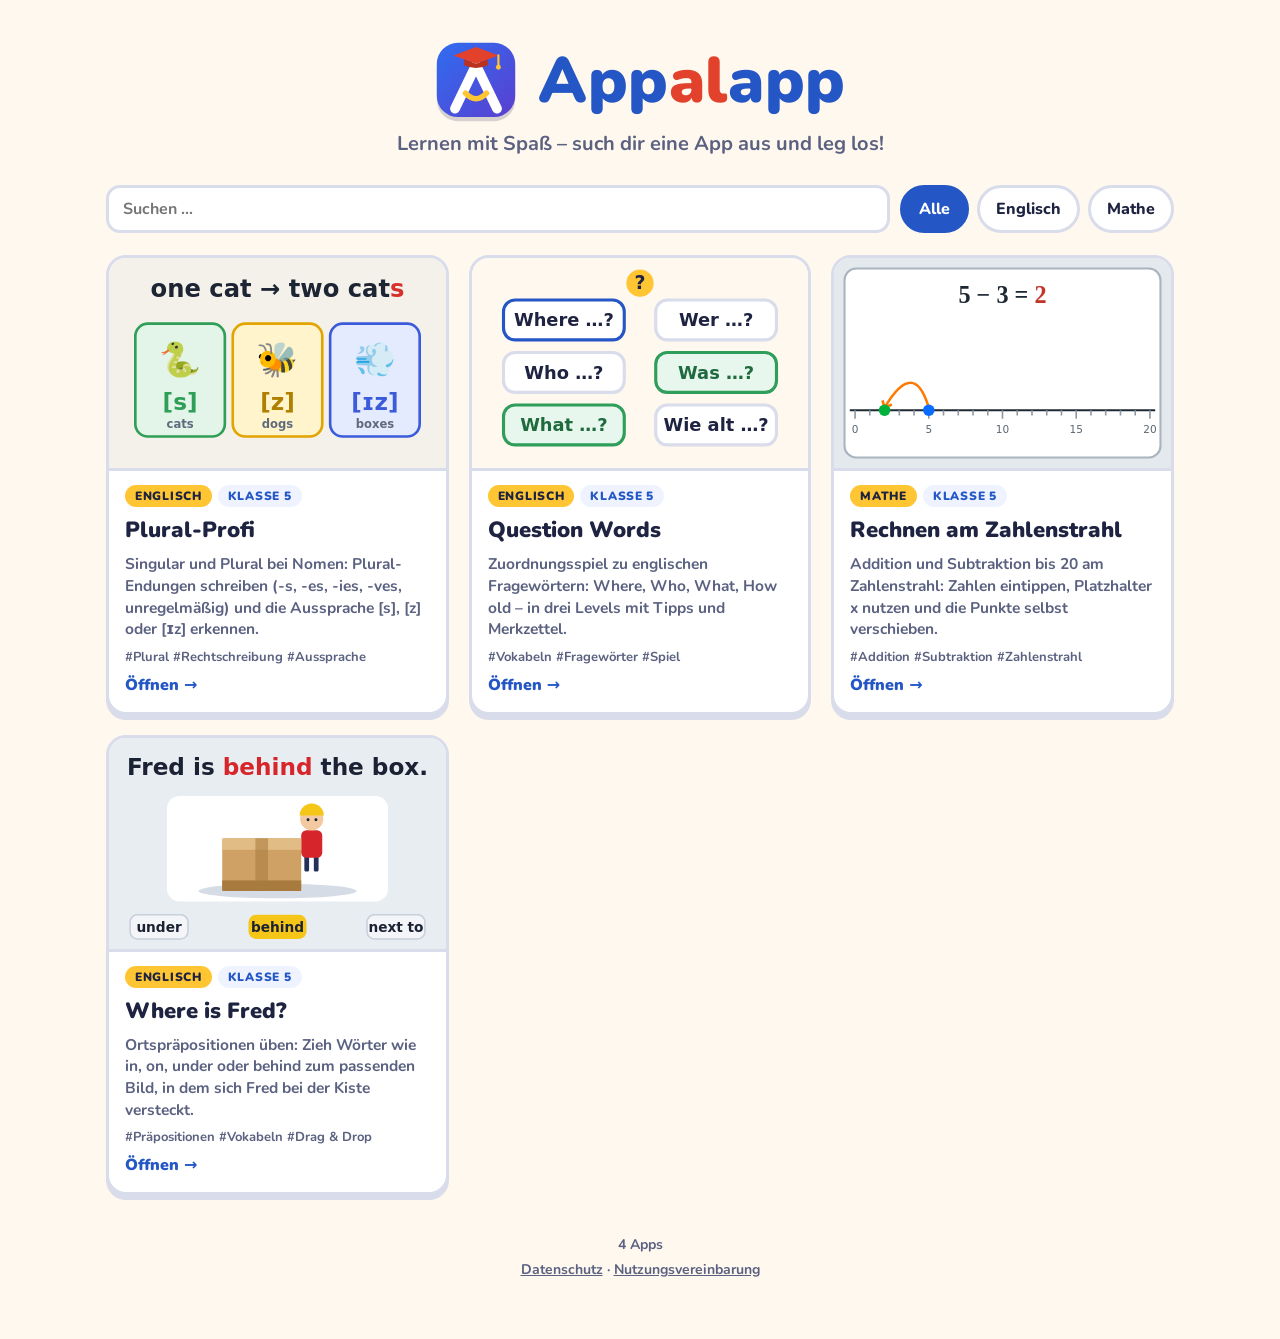
<file: index.html>
<!DOCTYPE html>
<html lang="de">
<head>
<meta charset="utf-8">
<meta name="viewport" content="width=device-width, initial-scale=1">
<title>Appalapp – Lernapps</title>
<link rel="icon" type="image/svg+xml" href="logo.svg">
<link rel="stylesheet" href="fonts/fonts.css">
<style>
  :root{--ink:#1d2340;--muted:#5b6180;--bg:#fff8ef;--line:#d9dcea;--blue:#2457c5;--yellow:#ffc533;--red:#e2412b}
  *{box-sizing:border-box}
  body{margin:0;background:var(--bg);color:var(--ink);font-family:Nunito,system-ui,-apple-system,sans-serif;-webkit-text-size-adjust:100%}
  .wrap{max-width:1100px;margin:0 auto;padding:24px 16px 60px}
  header{text-align:center;padding:16px 0 20px}
  .brand{display:flex;align-items:center;justify-content:center;gap:clamp(10px,2.5vw,20px)}
  h1{font-size:clamp(38px,8vw,64px);margin:0;font-weight:900;line-height:1.05;letter-spacing:.01em}
  .logo{flex:none;width:clamp(56px,11vw,84px);height:auto;animation:wob 4s ease-in-out infinite;transform-origin:50% 90%}
  @keyframes wob{0%,100%{transform:rotate(-4deg)}50%{transform:rotate(4deg)}}
  @media (prefers-reduced-motion:reduce){.logo{animation:none}}
  header p{margin:6px 0 0;font-size:clamp(16px,2.3vw,20px);color:var(--muted);font-weight:700}

  .tools{display:flex;flex-wrap:wrap;gap:10px;align-items:center;margin:8px 0 22px}
  .search{flex:1 1 220px;min-height:48px;border:3px solid var(--line);border-radius:14px;padding:0 14px;font:inherit;font-weight:700;background:#fff;color:var(--ink)}
  .search:focus{outline:none;border-color:var(--blue)}
  .chips{display:flex;flex-wrap:wrap;gap:8px}
  .chip{min-height:48px;border:3px solid var(--line);background:#fff;border-radius:999px;padding:0 16px;font:inherit;font-weight:800;color:var(--ink);cursor:pointer}
  .chip[aria-pressed="true"]{background:var(--blue);border-color:var(--blue);color:#fff}

  .grid{display:grid;grid-template-columns:repeat(auto-fill,minmax(270px,1fr));gap:20px}
  .app{display:flex;flex-direction:column;background:#fff;border:3px solid var(--line);border-radius:20px;overflow:hidden;
    text-decoration:none;color:inherit;box-shadow:0 5px 0 var(--line);transition:transform .12s,box-shadow .12s,border-color .12s}
  .app:hover,.app:focus-visible{transform:translateY(-3px);border-color:var(--blue);box-shadow:0 8px 0 var(--blue);outline:none}
  .app:active{transform:translateY(2px);box-shadow:0 2px 0 var(--blue)}
  .thumb{aspect-ratio:16/10;background:#eef3ff;display:grid;place-items:center;font-size:56px;border-bottom:3px solid var(--line)}
  .thumb img{width:100%;height:100%;object-fit:cover;display:block}
  .body{padding:14px 16px 16px;display:flex;flex-direction:column;gap:8px;flex:1}
  .meta{display:flex;gap:6px;flex-wrap:wrap}
  .pill{font-size:12px;font-weight:900;letter-spacing:.06em;text-transform:uppercase;border-radius:999px;padding:3px 10px;background:var(--yellow);color:var(--ink)}
  .pill.lvl{background:#eef3ff;color:var(--blue)}
  .app h2{margin:0;font-size:22px;font-weight:900}
  .app p{margin:0;font-weight:700;color:var(--muted);font-size:15.5px;line-height:1.4;flex:1}
  .tags{font-size:13px;font-weight:700;color:var(--muted)}
  .go{font-weight:900;color:var(--blue)}
  .empty{text-align:center;color:var(--muted);font-weight:800;padding:40px 0}
  .legal{margin-top:6px}
  .legal a{color:var(--muted)}
  footer{text-align:center;margin-top:40px;color:var(--muted);font-weight:700;font-size:14px}
</style>
</head>
<body>
<div class="wrap">
  <header>
    <div class="brand">
    <img class="logo" src="logo.svg" alt="">
    <h1 aria-label="Appalapp"><span style="color:#2457c5">App</span><span style="color:#e2412b">al</span><span style="color:#2457c5">app</span></h1>
    </div>
    <p>Lernen mit Spaß – such dir eine App aus und leg los!</p>
  </header>

  <div class="tools">
    <input class="search" id="q" type="search" placeholder="Suchen …" aria-label="Apps durchsuchen">
    <div class="chips" id="chips"></div>
  </div>

  <main class="grid" id="grid"></main>
  <div class="empty" id="empty" hidden>Nichts gefunden 🤷</div>
  <footer><div id="count"></div><div class="legal"><a href="datenschutz.html">Datenschutz</a> · <a href="nutzungsvereinbarung.html">Nutzungsvereinbarung</a></div></footer>
</div>

<script src="apps.js"></script>
<script>
const EMOJI = {Englisch:'🇬🇧', Mathe:'➗', Deutsch:'📖'};
const apps = window.APPS || [];
const $ = id => document.getElementById(id);
const esc = s => String(s ?? '').replace(/[&<>"]/g, c => ({'&':'&amp;','<':'&lt;','>':'&gt;','"':'&quot;'}[c]));
let subject = 'Alle';

const subjects = ['Alle', ...new Set(apps.map(a => a.subject))];
$('chips').innerHTML = subjects.map(s =>
  `<button class="chip" data-s="${esc(s)}" aria-pressed="${s === subject}">${esc(s)}</button>`).join('');

function render() {
  const q = $('q').value.trim().toLowerCase();
  const list = apps.filter(a =>
    (subject === 'Alle' || a.subject === subject) &&
    (!q || [a.title, a.description, a.subject, a.level, ...a.tags].join(' ').toLowerCase().includes(q)));
  $('grid').innerHTML = list.map(a => `
    <a class="app" href="${esc(a.path)}index.html" target="_blank" rel="noopener">
      <div class="thumb">${a.thumbnail
        ? `<img src="${esc(a.thumbnail)}" alt="" loading="lazy">`
        : `<span aria-hidden="true">${EMOJI[a.subject] || '🎓'}</span>`}</div>
      <div class="body">
        <div class="meta"><span class="pill">${esc(a.subject)}</span>${a.level ? `<span class="pill lvl">${esc(a.level)}</span>` : ''}</div>
        <h2>${esc(a.title)}</h2>
        <p>${esc(a.description)}</p>
        <div class="tags">${a.tags.map(t => '#' + esc(t)).join(' ')}</div>
        <div class="go">Öffnen →</div>
      </div>
    </a>`).join('');
  $('empty').hidden = list.length > 0;
  $('count').textContent = `${apps.length} ${apps.length === 1 ? 'App' : 'Apps'}`;
}

$('q').addEventListener('input', render);
$('chips').addEventListener('click', e => {
  const b = e.target.closest('.chip'); if (!b) return;
  subject = b.dataset.s;
  document.querySelectorAll('.chip').forEach(c => c.setAttribute('aria-pressed', c === b));
  render();
});
render();
</script>
</body>
</html>
</file>
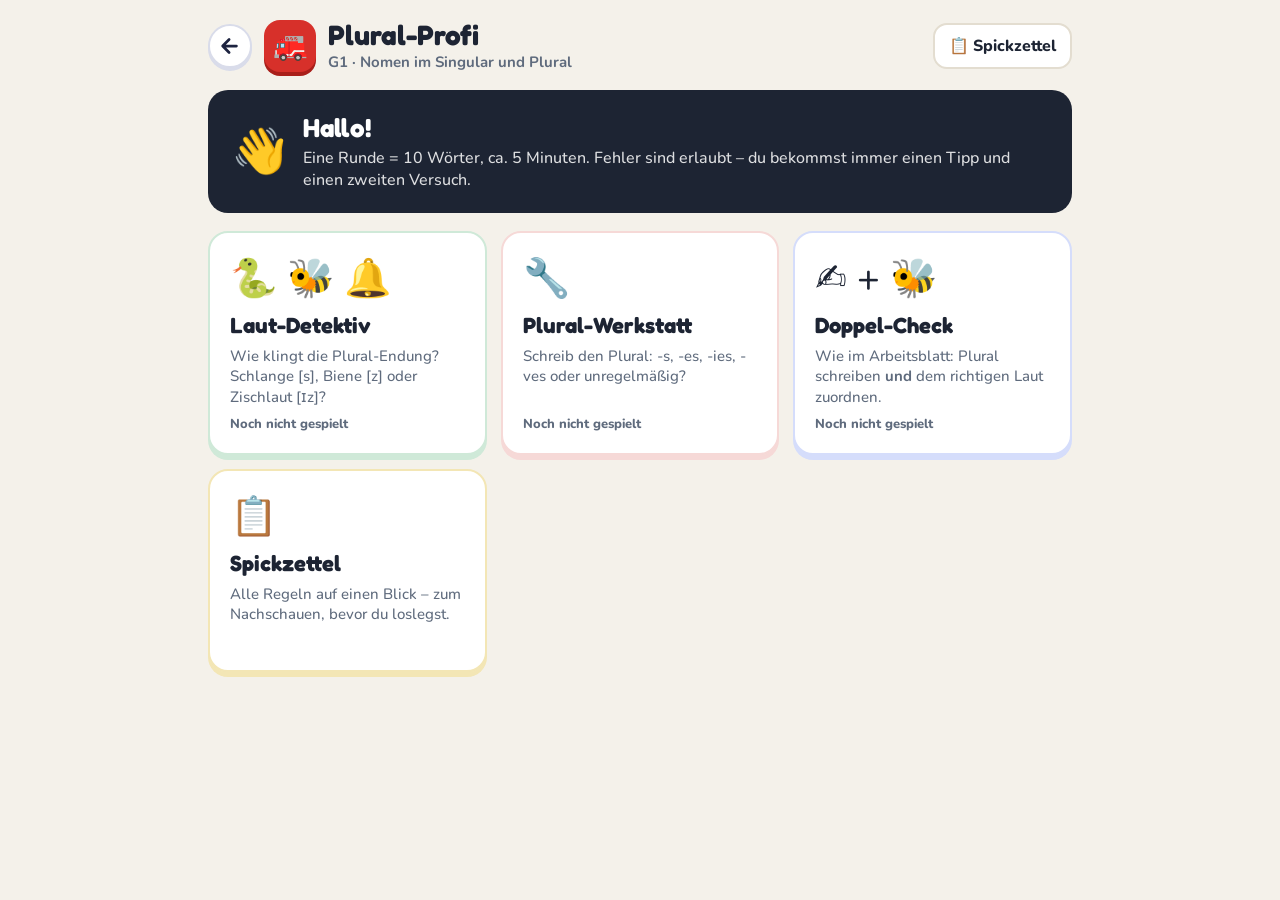
<file: lessons/english/plural-profi/index.html>
<!DOCTYPE html>
<html lang="de">
<head>
<meta charset="utf-8">
<meta name="viewport" content="width=device-width, initial-scale=1, viewport-fit=cover">
<meta name="apple-mobile-web-app-capable" content="yes">
<meta name="mobile-web-app-capable" content="yes">
<title>Plural-Profi – Nomen im Singular und Plural</title>
<link rel="stylesheet" href="../../../fonts/fonts.css">
<script src="../../../shared/back.js"></script>
<style>
  :root{
    --bg:#f4f1ea; --card:#ffffff; --ink:#1d2433; --muted:#5f6b7d; --line:#e3ddd0;
    --red:#d7302a; --red-dark:#a91f1a;
    --snake:#2f9e57; --snake-bg:#e3f5e9;
    --bee:#e2a400; --bee-bg:#fff4cc;
    --iz:#3b5bdb; --iz-bg:#e5ebff;
    --good:#2f9e57; --bad:#d7302a; --warn:#e8890c;
    --radius:20px;
  }
  *{box-sizing:border-box;-webkit-tap-highlight-color:transparent}
  html,body{margin:0;height:100%}
  body{
    font-family:"Nunito",system-ui,sans-serif;color:var(--ink);background:var(--bg);
    padding:env(safe-area-inset-top) env(safe-area-inset-right) env(safe-area-inset-bottom) env(safe-area-inset-left);
    touch-action:manipulation;-webkit-user-select:none;user-select:none;
  }
  h1,h2,h3,.display{font-family:"Fredoka",system-ui,sans-serif;margin:0}
  button{font:inherit;color:inherit;border:0;cursor:pointer;touch-action:manipulation}
  .wrap{max-width:900px;margin:0 auto;padding:20px 18px 40px;min-height:100%}
  .screen{display:none}
  .screen.active{display:block;animation:fade .25s ease}
  @keyframes fade{from{opacity:0;transform:translateY(6px)}to{opacity:1;transform:none}}

  /* Header */
  .top{display:flex;align-items:center;justify-content:space-between;gap:12px;margin-bottom:18px}
  .brand{display:flex;align-items:center;gap:12px;flex:1 1 200px}
  .top{flex-wrap:wrap}
  .top>.iconbtn{margin-left:auto}
  .badge{width:52px;height:52px;border-radius:16px;background:var(--red);display:grid;place-items:center;font-size:28px;box-shadow:0 4px 0 var(--red-dark)}
  .brand h1{font-size:28px;line-height:1}
  .brand p{margin:3px 0 0;color:var(--muted);font-weight:700;font-size:15px}
  .iconbtn{background:var(--card);border:2px solid var(--line);border-radius:14px;padding:10px 14px;font-weight:800;font-size:16px}
  .iconbtn:active{transform:translateY(1px)}

  /* Menu */
  .hello{background:var(--ink);color:#fff;border-radius:var(--radius);padding:22px 24px;margin-bottom:18px;display:flex;gap:16px;align-items:center}
  .hello .big{font-size:44px}
  .hello h2{font-size:26px}
  .hello p{margin:4px 0 0;opacity:.85;font-size:16px}
  .modes{display:grid;grid-template-columns:repeat(auto-fit,minmax(250px,1fr));gap:14px}
  .mode{background:var(--card);border-radius:var(--radius);padding:20px;text-align:left;border:2px solid var(--line);box-shadow:0 5px 0 var(--line);display:flex;flex-direction:column;gap:8px;min-height:170px;transition:transform .08s}
  .mode:active{transform:translateY(4px);box-shadow:0 1px 0 var(--line)}
  .mode .emo{font-size:38px}
  .mode h3{font-size:22px}
  .mode p{margin:0;color:var(--muted);font-size:15px;line-height:1.35}
  .mode .rec{margin-top:auto;font-size:13px;font-weight:800;color:var(--muted)}
  .mode.m1{border-color:#cfe9d8;box-shadow:0 5px 0 #cfe9d8}
  .mode.m2{border-color:#f6d9d7;box-shadow:0 5px 0 #f6d9d7}
  .mode.m3{border-color:#d5ddfb;box-shadow:0 5px 0 #d5ddfb}
  .mode.m4{border-color:#f3e6b5;box-shadow:0 5px 0 #f3e6b5}

  /* Game */
  .gamehead{display:flex;align-items:center;gap:12px;margin-bottom:14px}
  .progress{flex:1;height:16px;background:#e7e1d4;border-radius:99px;overflow:hidden}
  .progress i{display:block;height:100%;width:0;background:var(--red);border-radius:99px;transition:width .3s}
  .score{font-family:"Fredoka";font-weight:700;font-size:20px;min-width:72px;text-align:right}
  .card{background:var(--card);border-radius:24px;padding:26px 22px;border:2px solid var(--line);text-align:center}
  .task{color:var(--muted);font-weight:800;font-size:16px;margin-bottom:6px}
  .wordemo{font-size:64px;line-height:1.1;margin:6px 0}
  .word{font-family:"Fredoka";font-size:44px;font-weight:700;line-height:1.1;word-break:break-word}
  .de{color:var(--muted);font-weight:700;font-size:16px;margin-top:4px}
  .speak{margin-top:10px;background:#f1ede3;border-radius:99px;padding:8px 16px;font-weight:800;font-size:15px}
  .speak.hidden{display:none}

  .sounds{display:grid;grid-template-columns:repeat(3,1fr);gap:12px;margin-top:18px}
  .snd{border-radius:20px;padding:16px 8px 14px;font-weight:800;border:3px solid transparent;display:flex;flex-direction:column;align-items:center;gap:4px;transition:transform .08s}
  .snd:active{transform:scale(.97)}
  .snd .e{font-size:44px;line-height:1}
  .snd .ipa{font-family:"Fredoka";font-size:30px;font-weight:700}
  .snd .lbl{font-size:13px;line-height:1.2;opacity:.85}
  .snd.s{background:var(--snake-bg);color:#1b6b3a;border-color:#bfe5cb}
  .snd.z{background:var(--bee-bg);color:#7a5800;border-color:#f3dc8a}
  .snd.iz{background:var(--iz-bg);color:#24399a;border-color:#c3cffa}
  .snd.right{outline:5px solid var(--good);outline-offset:2px}
  .snd.wrong{opacity:.45}
  .snd:disabled{cursor:default}

  .phrase{font-family:"Fredoka";font-size:30px;font-weight:600;margin:10px 0 6px}
  form.typer{display:flex;gap:10px;justify-content:center;margin-top:14px;flex-wrap:wrap}
  .typer input{
    font-family:"Fredoka";font-size:30px;font-weight:600;padding:12px 16px;border-radius:16px;
    border:3px solid var(--line);width:min(360px,100%);text-align:center;color:var(--ink);background:#fffdf8;
    -webkit-user-select:text;user-select:text;
  }
  .typer input:focus{outline:none;border-color:var(--ink)}
  .typer input.ok{border-color:var(--good);background:#eefaf2}
  .typer input.no{border-color:var(--bad);background:#fdeeee;animation:shake .3s}
  @keyframes shake{25%{transform:translateX(-6px)}75%{transform:translateX(6px)}}
  .btn{background:var(--red);color:#fff;font-weight:800;font-size:19px;padding:14px 24px;border-radius:16px;box-shadow:0 4px 0 var(--red-dark)}
  .btn:active{transform:translateY(3px);box-shadow:0 1px 0 var(--red-dark)}
  .btn.dark{background:var(--ink);box-shadow:0 4px 0 #000}
  .btn.light{background:var(--card);color:var(--ink);border:2px solid var(--line);box-shadow:0 4px 0 var(--line)}

  .feedback{margin-top:16px;border-radius:18px;padding:14px 16px;text-align:left;font-size:17px;line-height:1.4;display:none}
  .feedback.show{display:block;animation:fade .2s}
  .feedback.good{background:#e8f7ed;color:#18562f}
  .feedback.bad{background:#fdecea;color:#7d1b17}
  .feedback.hint{background:#fff3df;color:#7a4300}
  .feedback b.head{font-family:"Fredoka";font-size:21px;display:block;margin-bottom:2px}
  .next{margin-top:16px;display:none}
  .next.show{display:inline-block}
  .stepdots{display:flex;gap:6px;justify-content:center;margin-bottom:8px}
  .stepdots span{font-size:13px;font-weight:800;padding:4px 10px;border-radius:99px;background:#efe9dc;color:var(--muted)}
  .stepdots span.on{background:var(--ink);color:#fff}
  .solved{font-family:"Fredoka";font-size:26px;color:var(--good);margin-top:6px}

  .chips{display:flex;flex-wrap:wrap;gap:8px;margin:0 0 14px}
  .chip{background:var(--card);border:2px solid var(--line);border-radius:99px;padding:9px 14px;font-weight:800;font-size:15px}
  .chip.on{background:var(--ink);color:#fff;border-color:var(--ink)}

  /* Result */
  .result{text-align:center}
  .stars{font-size:56px;letter-spacing:6px;margin:6px 0}
  .result h2{font-size:32px}
  .result .pts{font-family:"Fredoka";font-size:22px;color:var(--muted);margin-top:4px}
  .boxes{display:grid;grid-template-columns:repeat(auto-fit,minmax(260px,1fr));gap:14px;margin:20px 0;text-align:left}
  .box{border-radius:20px;padding:16px 18px}
  .box h3{font-size:19px;margin-bottom:8px}
  .box.can{background:#e8f7ed}
  .box.again{background:#fff3df}
  .box ul{margin:0;padding-left:20px;line-height:1.6;font-size:16px}
  .actions{display:flex;flex-wrap:wrap;gap:10px;justify-content:center}

  /* Cheat sheet */
  .sheet h2{font-size:26px;margin-bottom:12px}
  .rulegrid{display:grid;grid-template-columns:repeat(auto-fit,minmax(240px,1fr));gap:12px;margin-bottom:16px}
  .rule{border-radius:20px;padding:16px}
  .rule .top2{display:flex;align-items:center;gap:10px;margin-bottom:6px}
  .rule .e{font-size:36px}
  .rule .ipa{font-family:"Fredoka";font-size:28px;font-weight:700}
  .rule p{margin:4px 0;font-size:16px;line-height:1.4}
  .rule .ex{font-weight:800}
  .rule.s{background:var(--snake-bg)} .rule.z{background:var(--bee-bg)} .rule.iz{background:var(--iz-bg)}
  table.spell{width:100%;border-collapse:separate;border-spacing:0;background:var(--card);border-radius:18px;overflow:hidden;border:2px solid var(--line);font-size:16px}
  .spell th,.spell td{padding:11px 12px;text-align:left;border-bottom:1px solid var(--line);vertical-align:top}
  .spell th{background:#f1ede3;font-family:"Fredoka";font-size:17px}
  .spell tr:last-child td{border-bottom:0}
  .tip{margin-top:14px;background:var(--ink);color:#fff;border-radius:18px;padding:14px 16px;font-size:16px;line-height:1.45}

  .yv,.yc{font-weight:800;padding:0 3px;border-radius:5px;font-style:normal}
  .yv{background:#cdeed8;color:#17602f}
  .yc{background:#f9d3d0;color:#8f1d18}
  .pop{animation:pop .35s ease}
  @keyframes pop{0%{transform:scale(1)}40%{transform:scale(1.08)}100%{transform:scale(1)}}

  @media (max-width:520px){
    .word{font-size:36px}.wordemo{font-size:52px}
    .snd .e{font-size:34px}.snd .ipa{font-size:24px}.snd .lbl{font-size:11px}
    .brand h1{font-size:23px}
  }
  @media (prefers-reduced-motion:reduce){*{animation:none!important;transition:none!important}}
</style>
</head>
<body>
<div class="wrap">

  <!-- MENU -->
  <section id="menu" class="screen active">
    <div class="top">
      <appalapp-back></appalapp-back>
      <div class="brand">
        <div class="badge">🚒</div>
        <div><h1>Plural-Profi</h1><p>G1 · Nomen im Singular und Plural</p></div>
      </div>
      <button class="iconbtn" onclick="show('sheet')">📋 Spickzettel</button>
    </div>

    <div class="hello">
      <div class="big">👋</div>
      <div>
        <h2 id="helloTitle">Hallo!</h2>
        <p id="helloText">Eine Runde = 10 Wörter, ca. 5 Minuten. Fehler sind erlaubt – du bekommst immer einen Tipp und einen zweiten Versuch.</p>
      </div>
    </div>

    <div class="modes">
      <button class="mode m1" onclick="startRound('sound')">
        <div class="emo">🐍 🐝 🔔</div>
        <h3>Laut-Detektiv</h3>
        <p>Wie klingt die Plural-Endung? Schlange [s], Biene [z] oder Zischlaut [ɪz]?</p>
        <div class="rec" id="rec-sound"></div>
      </button>
      <button class="mode m2" onclick="openWerkstatt()">
        <div class="emo">🔧</div>
        <h3>Plural-Werkstatt</h3>
        <p>Schreib den Plural: -s, -es, -ies, -ves oder unregelmäßig?</p>
        <div class="rec" id="rec-write"></div>
      </button>
      <button class="mode m3" onclick="startRound('double')">
        <div class="emo">✍️ + 🐝</div>
        <h3>Doppel-Check</h3>
        <p>Wie im Arbeitsblatt: Plural schreiben <b>und</b> dem richtigen Laut zuordnen.</p>
        <div class="rec" id="rec-double"></div>
      </button>
      <button class="mode m4" onclick="show('sheet')">
        <div class="emo">📋</div>
        <h3>Spickzettel</h3>
        <p>Alle Regeln auf einen Blick – zum Nachschauen, bevor du loslegst.</p>
        <div class="rec">&nbsp;</div>
      </button>
    </div>
  </section>

  <!-- WERKSTATT FOCUS -->
  <section id="werkstatt" class="screen">
    <div class="top">
      <appalapp-back></appalapp-back>
      <div class="brand"><div class="badge">🔧</div><div><h1>Plural-Werkstatt</h1><p>Was willst du heute üben?</p></div></div>
    </div>
    <div class="modes">
      <button class="mode m2" onclick="startRound('write','mix')"><div class="emo">🎲</div><h3>Bunter Mix</h3><p>Alle Arten durcheinander – wie in der Schulaufgabe.</p><div class="rec"></div></button>
      <button class="mode m2" onclick="startRound('write','ses')"><div class="emo">➕</div><h3>-s oder -es?</h3><p>box → boxes, bus → buses, aber car → cars.</p><div class="rec"></div></button>
      <button class="mode m2" onclick="startRound('write','y')"><div class="emo">👶</div><h3>Wörter mit -y</h3><p>baby → babies, aber boy → boys. Der Klassiker!</p><div class="rec"></div></button>
      <button class="mode m2" onclick="startRound('write','irr')"><div class="emo">🐭</div><h3>-ves & unregelmäßig</h3><p>shelf → shelves, mouse → mice, child → children …</p><div class="rec"></div></button>
    </div>
  </section>

  <!-- GAME -->
  <section id="game" class="screen">
    <div class="gamehead">
      <appalapp-back></appalapp-back>
      <div class="progress"><i id="bar"></i></div>
      <div class="score" id="score">0 ⭐</div>
    </div>
    <div class="card" id="card"></div>
  </section>

  <!-- RESULT -->
  <section id="result" class="screen">
    <div class="top"><appalapp-back></appalapp-back></div>
    <div class="card result" id="resultCard"></div>
  </section>

  <!-- CHEAT SHEET -->
  <section id="sheet" class="screen sheet">
    <div class="top">
      <appalapp-back></appalapp-back>
      <div class="brand"><div class="badge">📋</div><div><h1>Spickzettel</h1><p>Plural bilden & aussprechen</p></div></div>
    </div>

    <h2>1 · Wie klingt die Endung?</h2>
    <div class="rulegrid">
      <div class="rule s">
        <div class="top2"><span class="e">🐍</span><span class="ipa">[s]</span></div>
        <p>Nach <b>harten</b> (stimmlosen) Lauten <b>[p] [t] [k] [f]</b></p>
        <p class="ex">parks · flats · helmets · cups</p>
      </div>
      <div class="rule z">
        <div class="top2"><span class="e">🐝</span><span class="ipa">[z]</span></div>
        <p>Nach <b>weichen</b> (stimmhaften) Lauten <b>[b] [d] [g] [l] [m] [n] [v]</b> und nach <b>Vokalen</b></p>
        <p class="ex">boys · beds · trees · fire engines</p>
      </div>
      <div class="rule iz">
        <div class="top2"><span class="e">🔔</span><span class="ipa">[ɪz]</span></div>
        <p>Nach <b>Zischlauten</b>: -s, -ss, -ce, -se, -x, -sh, -ch, -ge, -dge</p>
        <p>Hier kommt eine <b>extra Silbe</b> dazu: hou-<b>ses</b></p>
        <p class="ex">houses · boxes · switches · fridges</p>
      </div>
    </div>

    <h2>2 · Wie schreibe ich den Plural?</h2>
    <table class="spell">
      <tr><th>Regel</th><th>Beispiele</th></tr>
      <tr><td><b>Meistens:</b> einfach <b>-s</b> anhängen</td><td>dog → dogs, ladder → ladders</td></tr>
      <tr><td>Nach <b>s, ss, x, sh, ch</b> → <b>-es</b></td><td>bus → buses, box → boxes, torch → torches</td></tr>
      <tr><td><b>Wörter mit -y:</b> Schau, was <b>vor dem y</b> steht.<br>
        Vokal (a, e, i, o, u)? → y bleibt, nur <b>-s</b><br>
        Kein Vokal? → <b>-ies</b><br>
        🚒 <i><b>Ein Vokal rettet das y, sonst nimm -ies.</b></i></td>
        <td>b<span class="yv">o</span>y → boys, k<span class="yv">e</span>y → keys<br>
        ba<span class="yc">b</span>y → babies, fami<span class="yc">l</span>y → families</td></tr>
      <tr><td>Manche Wörter mit <b>-f / -fe</b> → <b>-ves</b></td><td>shelf → shelves, thief → thieves, wolf → wolves</td></tr>
      <tr><td><b>Unregelmäßig</b> – auswendig lernen!</td><td>mouse → mice, child → children, man → men, woman → women, foot → feet, tooth → teeth, person → people, sheep → sheep, fish → fish</td></tr>
    </table>
    <div class="tip">💡 <b>Merke:</b> Im Plural gibt es <b>nie einen Apostroph</b>! two cats ✅ – two cat's ❌<br>
    🔔 <b>Zischlaut-Trick:</b> Wenn du beim Sprechen eine Silbe mehr hörst (box – bo-xes), ist es [ɪz].</div>
    <div style="text-align:center;margin-top:18px"><button class="btn" onclick="show('menu')">Los geht's!</button></div>
  </section>

</div>

<script>
/* ---------- WORD DATA ----------
 sg | pl | sound (s/z/iz/-) | end (Endlaut / Endung) | deutsch | emoji | spelling rule
 rules: s, es, ies, ys, ves, irr                                              */
const RAW = `
park|parks|s|[k]|Park|🏞️|s
flat|flats|s|[t]|Wohnung|🏢|s
biscuit|biscuits|s|[t]|Keks|🍪|s
clock|clocks|s|[k]|Uhr|⏰|s
street|streets|s|[t]|Straße|🛣️|s
cat|cats|s|[t]|Katze|🐱|s
aunt|aunts|s|[t]|Tante|👩‍🦰|s
rabbit|rabbits|s|[t]|Kaninchen|🐰|s
helmet|helmets|s|[t]|Helm|⛑️|s
truck|trucks|s|[k]|Lastwagen|🚚|s
light|lights|s|[t]|Licht, Lampe|💡|s
jacket|jackets|s|[t]|Jacke|🧥|s
hat|hats|s|[t]|Hut|🎩|s
book|books|s|[k]|Buch|📖|s
map|maps|s|[p]|Landkarte|🗺️|s
cup|cups|s|[p]|Tasse|☕|s
shop|shops|s|[p]|Laden|🏪|s
boot|boots|s|[t]|Stiefel|🥾|s
robot|robots|s|[t]|Roboter|🤖|s
boy|boys|z|Vokal|Junge|👦|ys
bed|beds|z|[d]|Bett|🛏️|s
tree|trees|z|Vokal|Baum|🌳|s
home|homes|z|[m]|Zuhause|🏡|s
squirrel|squirrels|z|[l]|Eichhörnchen|🐿️|s
school|schools|z|[l]|Schule|🏫|s
wardrobe|wardrobes|z|[b]|Kleiderschrank|🚪|s
dog|dogs|z|[g]|Hund|🐶|s
sister|sisters|z|Vokal [ə]|Schwester|👧|s
brother|brothers|z|Vokal [ə]|Bruder|🧑|s
fire engine|fire engines|z|[n]|Feuerwehrauto|🚒|s
firefighter|firefighters|z|Vokal [ə]|Feuerwehrmann/-frau|🧑‍🚒|s
ladder|ladders|z|Vokal [ə]|Leiter|🪜|s
siren|sirens|z|[n]|Sirene|🚨|s
wheel|wheels|z|[l]|Rad|🛞|s
tractor|tractors|z|Vokal [ə]|Traktor, Bulldog|🚜|s
car|cars|z|Vokal|Auto|🚗|s
cable|cables|z|[l]|Kabel|🔌|s
doctor|doctors|z|Vokal [ə]|Arzt, Ärztin|🩺|s
hospital|hospitals|z|[l]|Krankenhaus|🏥|s
song|songs|z|[ŋ]|Lied|🎵|s
glove|gloves|z|[v]|Handschuh|🧤|s
dancer|dancers|z|Vokal [ə]|Tänzer|🕺|s
star|stars|z|Vokal|Star, Stern|🌟|s
phone|phones|z|[n]|Telefon, Handy|📱|s
hero|heroes|z|Vokal|Held|🦸|es
battery|batteries|z|Vokal|Batterie|🔋|ies
baby|babies|z|Vokal|Baby|👶|ies
family|families|z|Vokal|Familie|👨‍👩‍👧|ies
hobby|hobbies|z|Vokal|Hobby|🎨|ies
city|cities|z|Vokal|Stadt|🏙️|ies
party|parties|z|Vokal|Party|🎉|ies
key|keys|z|Vokal|Schlüssel|🔑|ys
toy|toys|z|Vokal|Spielzeug|🧸|ys
day|days|z|Vokal|Tag|📅|ys
shelf|shelves|z|[v]|Regal|📚|ves
leaf|leaves|z|[v]|Blatt|🍂|ves
thief|thieves|z|[v]|Dieb|🦹|ves
wolf|wolves|z|[v]|Wolf|🐺|ves
half|halves|z|[v]|Hälfte|🌗|ves
house|houses|iz|-se|Haus|🏠|s
sentence|sentences|iz|-ce|Satz|✏️|s
fridge|fridges|iz|-dge|Kühlschrank|🧊|s
garage|garages|iz|-ge|Garage|🏚️|s
page|pages|iz|-ge|Seite|📄|s
badge|badges|iz|-dge|Polizeimarke, Abzeichen|📛|s
bridge|bridges|iz|-dge|Brücke|🌉|s
bandage|bandages|iz|-ge|Verband|🩹|s
nurse|nurses|iz|-se|Krankenpfleger(in)|🧑‍⚕️|s
horse|horses|iz|-se|Pferd|🐴|s
hose|hoses|iz|-se|(Feuerwehr-)Schlauch|🧯|s
nose|noses|iz|-se|Nase|👃|s
face|faces|iz|-ce|Gesicht|🙂|s
dance|dances|iz|-ce|Tanz|💃|s
box|boxes|iz|-x|Kiste, Schachtel|📦|es
fox|foxes|iz|-x|Fuchs|🦊|es
bus|buses|iz|-s|Bus|🚌|es
glass|glasses|iz|-ss|Glas|🥛|es
watch|watches|iz|-ch|Armbanduhr|⌚|es
switch|switches|iz|-ch|Schalter|🎚️|es
torch|torches|iz|-ch|Taschenlampe|🔦|es
bench|benches|iz|-ch|Sitzbank|🪑|es
brush|brushes|iz|-sh|Pinsel, Bürste|🖌️|es
mouse|mice|-||Maus|🐭|irr
child|children|-||Kind|🧒|irr
man|men|-||Mann|👨|irr
woman|women|-||Frau|👩|irr
policeman|policemen|-||Polizist|👮|irr
foot|feet|-||Fuß|🦶|irr
tooth|teeth|-||Zahn|🦷|irr
person|people|-||Person|🧍|irr
sheep|sheep|-||Schaf|🐑|irr
fish|fish|-||Fisch|🐟|irr
desk|desks|s|[k]|Schreibtisch|🗄️|s
bike|bikes|s|[k]|Fahrrad|🚲|s
snake|snakes|s|[k]|Schlange|🐍|s
cake|cakes|s|[k]|Kuchen|🎂|s
sock|socks|s|[k]|Socke|🧦|s
duck|ducks|s|[k]|Ente|🦆|s
rocket|rockets|s|[t]|Rakete|🚀|s
lamp|lamps|s|[p]|Lampe|🛋️|s
ship|ships|s|[p]|Schiff|🚢|s
cap|caps|s|[p]|Mütze, Kappe|🧢|s
coat|coats|s|[t]|Mantel|🧥|s
boat|boats|s|[t]|Boot|⛵|s
plate|plates|s|[t]|Teller|🍽️|s
ticket|tickets|s|[t]|Fahrkarte, Eintrittskarte|🎟️|s
carrot|carrots|s|[t]|Karotte|🥕|s
parrot|parrots|s|[t]|Papagei|🦜|s
tent|tents|s|[t]|Zelt|⛺|s
student|students|s|[t]|Schüler(in), Student(in)|🧑‍🎓|s
roof|roofs|s|[f]|Dach|🏠|s
cliff|cliffs|s|[f]|Klippe|🏞️|s
giraffe|giraffes|s|[f]|Giraffe|🦒|s
chef|chefs|s|[f]|Koch, Köchin|🧑‍🍳|s
pen|pens|z|[n]|Stift|🖊️|s
window|windows|z|Vokal|Fenster|🪟|s
apple|apples|z|[l]|Apfel|🍎|s
girl|girls|z|[l]|Mädchen|👧|s
egg|eggs|z|[g]|Ei|🥚|s
bag|bags|z|[g]|Tasche|👜|s
pig|pigs|z|[g]|Schwein|🐷|s
room|rooms|z|[m]|Zimmer|🚪|s
game|games|z|[m]|Spiel|🎲|s
arm|arms|z|[m]|Arm|💪|s
bird|birds|z|[d]|Vogel|🐦|s
card|cards|z|[d]|Karte|🃏|s
friend|friends|z|[d]|Freund(in)|🤝|s
hand|hands|z|[d]|Hand|✋|s
ball|balls|z|[l]|Ball|⚽|s
pencil|pencils|z|[l]|Bleistift|✏️|s
teacher|teachers|z|Vokal [ə]|Lehrer(in)|🧑‍🏫|s
computer|computers|z|Vokal [ə]|Computer|💻|s
river|rivers|z|Vokal [ə]|Fluss|🏞️|s
player|players|z|Vokal [ə]|Spieler(in)|⛹️|s
shoe|shoes|z|Vokal|Schuh|👟|s
eye|eyes|z|Vokal|Auge|👁️|s
banana|bananas|z|Vokal [ə]|Banane|🍌|s
pizza|pizzas|z|Vokal [ə]|Pizza|🍕|s
camera|cameras|z|Vokal [ə]|Kamera|📷|s
sofa|sofas|z|Vokal [ə]|Sofa|🛋️|s
photo|photos|z|Vokal|Foto|📸|s
piano|pianos|z|Vokal|Klavier|🎹|s
video|videos|z|Vokal|Video|📹|s
kangaroo|kangaroos|z|Vokal|Känguru|🦘|s
zoo|zoos|z|Vokal|Zoo|🦁|s
potato|potatoes|z|Vokal|Kartoffel|🥔|es
tomato|tomatoes|z|Vokal|Tomate|🍅|es
story|stories|z|Vokal|Geschichte|📚|ies
country|countries|z|Vokal|Land|🌍|ies
puppy|puppies|z|Vokal|Welpe|🐶|ies
strawberry|strawberries|z|Vokal|Erdbeere|🍓|ies
cherry|cherries|z|Vokal|Kirsche|🍒|ies
lady|ladies|z|Vokal|Dame|👵|ies
library|libraries|z|Vokal|Bücherei|📚|ies
diary|diaries|z|Vokal|Tagebuch|📔|ies
fly|flies|z|Vokal|Fliege|🪰|ies
butterfly|butterflies|z|Vokal|Schmetterling|🦋|ies
dictionary|dictionaries|z|Vokal|Wörterbuch|📕|ies
body|bodies|z|Vokal|Körper|🧍|ies
monkey|monkeys|z|Vokal|Affe|🐒|ys
donkey|donkeys|z|Vokal|Esel|🫏|ys
turkey|turkeys|z|Vokal|Truthahn|🦃|ys
birthday|birthdays|z|Vokal|Geburtstag|🎂|ys
holiday|holidays|z|Vokal|Ferien, Urlaubstag|🏖️|ys
way|ways|z|Vokal|Weg|🛤️|ys
guy|guys|z|Vokal|Typ, Kerl|🧑|ys
tray|trays|z|Vokal|Tablett|🍽️|ys
knife|knives|z|[v]|Messer|🔪|ves
wife|wives|z|[v]|Ehefrau|👰|ves
life|lives|z|[v]|Leben|❤️|ves
loaf|loaves|z|[v]|Laib (Brot)|🍞|ves
calf|calves|z|[v]|Kalb|🐄|ves
scarf|scarves|z|[v]|Schal|🧣|ves
elf|elves|z|[v]|Elf, Elfe|🧝|ves
dish|dishes|iz|-sh|Gericht, Schüssel|🍲|es
wish|wishes|iz|-sh|Wunsch|🌠|es
beach|beaches|iz|-ch|Strand|🏖️|es
lunch|lunches|iz|-ch|Mittagessen|🥪|es
peach|peaches|iz|-ch|Pfirsich|🍑|es
sandwich|sandwiches|iz|-ch|Sandwich|🥪|es
church|churches|iz|-ch|Kirche|⛪|es
witch|witches|iz|-ch|Hexe|🧙‍♀️|es
match|matches|iz|-ch|Spiel, Streichholz|⚽|es
kiss|kisses|iz|-ss|Kuss|💋|es
dress|dresses|iz|-ss|Kleid|👗|es
class|classes|iz|-ss|Klasse|🏫|es
boss|bosses|iz|-ss|Chef(in)|👔|es
rose|roses|iz|-se|Rose|🌹|s
orange|oranges|iz|-ge|Orange|🍊|s
cage|cages|iz|-ge|Käfig|🐦|s
sausage|sausages|iz|-ge|Würstchen|🌭|s
village|villages|iz|-ge|Dorf|🏘️|s
message|messages|iz|-ge|Nachricht|💬|s
prize|prizes|iz|-ze|Preis, Gewinn|🏆|s
size|sizes|iz|-ze|Größe|📏|s
place|places|iz|-ce|Ort, Platz|📍|s
piece|pieces|iz|-ce|Stück|🧩|s
office|offices|iz|-ce|Büro|🏢|s
goose|geese|-||Gans|🪿|irr
deer|deer|-||Hirsch, Reh|🦌|irr
fireman|firemen|-||Feuerwehrmann|🧑‍🚒|irr
postman|postmen|-||Briefträger|📮|irr
snowman|snowmen|-||Schneemann|⛄|irr`;
const WORDS = RAW.trim().split('\n').map(l=>{
  const [sg,pl,snd,end,de,emo,rule]=l.split('|');
  return {sg,pl,snd:snd==='-'?null:snd,end,de,emo,rule};
});

const SND = {
  s:{e:'🐍',ipa:'[s]',name:'Schlange',lbl:'harter Laut'},
  z:{e:'🐝',ipa:'[z]',name:'Biene',lbl:'weicher Laut / Vokal'},
  iz:{e:'🔔',ipa:'[ɪz]',name:'Zischlaut',lbl:'Zischlaut – extra Silbe'}
};
const RULE_TXT = {
  s:'Ganz normal: einfach <b>-s</b> anhängen.',
  es:'Nach <b>s, ss, x, sh, ch</b> (und bei hero, potato, tomato) hängst du <b>-es</b> an.',
  ies:'Kein Vokal vor dem y – also wird das y zu <b>-ies</b>.',
  ys:'Ein Vokal vor dem y rettet das y – nur <b>-s</b> dran.',
  ves:'Hier wird <b>-f / -fe</b> zu <b>-ves</b>.',
  irr:'Das ist ein <b>unregelmäßiges</b> Wort – das muss man sich merken.'
};
const PRAISE = ['Stark! 💪','Genau richtig! 🎯','Super! 🔥','Volltreffer! 🚒','Klasse! ⭐','Wie ein Profi! 🏆','Richtig! 👌','Spitze! 🕺'];
const ENCOURAGE = ['Fast! Noch ein Versuch 🙂','Kein Problem – schau dir den Tipp an!','Knapp daneben – du schaffst das!'];
const pick = a => a[Math.floor(Math.random()*a.length)];
const shuffle = a => {a=a.slice();for(let i=a.length-1;i>0;i--){const j=Math.floor(Math.random()*(i+1));[a[i],a[j]]=[a[j],a[i]]}return a};

/* ---------- STORAGE (optional) ---------- */
function load(){try{return JSON.parse(localStorage.getItem('pluralProfi')||'{}')}catch(e){return {}}}
function save(d){try{localStorage.setItem('pluralProfi',JSON.stringify(d))}catch(e){}}
function renderRecords(){
  const d=load();
  const t={sound:'Laut-Detektiv',write:'Werkstatt',double:'Doppel-Check'};
  for(const k of Object.keys(t)){
    const el=document.getElementById('rec-'+k);
    if(!el) continue;
    const r=d[k];
    el.textContent = r ? `🏆 Bestes Ergebnis: ${r.best}% · ${r.rounds} Runde${r.rounds>1?'n':''}` : 'Noch nicht gespielt';
  }
  const total=Object.values(d).reduce((a,r)=>a+(r&&r.rounds||0),0);
  if(total>0){
    document.getElementById('helloTitle').textContent='Willkommen zurück!';
    document.getElementById('helloText').textContent=`Du hast schon ${total} Runde${total>1?'n':''} geschafft. Eine Runde = 10 Wörter, ca. 5 Minuten. Fehler sind erlaubt – es gibt immer einen Tipp und einen zweiten Versuch.`;
  }
}

// Zuletzt geübte Wörter merken und zuerst die anderen nehmen, damit sich wenig wiederholt.
function getSeen(){try{return JSON.parse(localStorage.getItem('pluralProfiSeen')||'[]')}catch(e){return []}}
function markSeen(words){try{
  const ids=words.map(w=>w.sg);
  const s=getSeen().filter(x=>!ids.includes(x)).concat(ids).slice(-Math.floor(WORDS.length*0.6));
  localStorage.setItem('pluralProfiSeen',JSON.stringify(s));
}catch(e){}}
function freshShuffle(list){
  const seen=new Set(getSeen());
  return shuffle(list.filter(w=>!seen.has(w.sg))).concat(shuffle(list.filter(w=>seen.has(w.sg))));
}

/* ---------- SPEECH (optional) ---------- */
let canSpeak=false;
try{canSpeak='speechSynthesis' in window && typeof SpeechSynthesisUtterance!=='undefined'}catch(e){}
function speak(text){
  if(!canSpeak) return;
  try{
    speechSynthesis.cancel();
    const u=new SpeechSynthesisUtterance(text);
    const voices=speechSynthesis.getVoices();
    const v=voices.find(v=>/en-GB/i.test(v.lang))||voices.find(v=>/^en/i.test(v.lang));
    if(v) u.voice=v;
    u.lang=v?v.lang:'en-GB'; u.rate=0.85;
    speechSynthesis.speak(u);
  }catch(e){}
}
if(canSpeak){try{speechSynthesis.getVoices();speechSynthesis.onvoiceschanged=()=>{}}catch(e){}}

/* ---------- NAV ---------- */
function show(id){
  document.querySelectorAll('.screen').forEach(s=>s.classList.toggle('active',s.id===id));
  window.scrollTo(0,0);
  if(id==='menu') renderRecords();
}
function openWerkstatt(){show('werkstatt')}
// Zurück-Pfeil: im Spiel Runde beenden, sonst ins Menü; aus dem Menü zur Übersicht
window.appBack = () => {
  const cur=document.querySelector('.screen.active');
  if(!cur || cur.id==='menu') return false;
  if(cur.id==='game') quitRound(); else show('menu');
  return true;
};

/* ---------- ROUND STATE ---------- */
let R=null;
function poolFor(mode,focus){
  if(mode==='sound') return WORDS.filter(w=>w.snd);
  if(mode==='double') return WORDS.filter(w=>w.snd);
  if(focus==='ses') return WORDS.filter(w=>w.rule==='es'||w.rule==='s');
  if(focus==='y') return WORDS.filter(w=>w.rule==='ies'||w.rule==='ys');
  if(focus==='irr') return WORDS.filter(w=>w.rule==='irr'||w.rule==='ves');
  return WORDS;
}
function balancedSample(mode,focus,n){
  const pool=poolFor(mode,focus);
  if(mode==='sound'||mode==='double'){
    // gleich viele Wörter pro Laut
    const by={s:[],z:[],iz:[]};
    freshShuffle(pool).forEach(w=>by[w.snd].push(w));
    const out=[];const keys=['s','z','iz'];let i=0;
    while(out.length<n){const k=keys[i%3];if(by[k].length) out.push(by[k].shift());i++;}
    return shuffle(out);
  }
  if(focus==='ses'){
    const es=freshShuffle(pool.filter(w=>w.rule==='es')).slice(0,5);
    const s=freshShuffle(pool.filter(w=>w.rule==='s')).slice(0,n-es.length);
    return shuffle(es.concat(s));
  }
  if(focus==='mix'){
    const groups=['s','es','ies','ys','ves','irr'];
    const quota={s:2,es:2,ies:2,ys:1,ves:1,irr:2};
    let out=[];
    groups.forEach(g=>{out=out.concat(freshShuffle(pool.filter(w=>w.rule===g)).slice(0,quota[g]))});
    return shuffle(out).slice(0,n);
  }
  return shuffle(freshShuffle(pool).slice(0,n));
}
function startRound(mode,focus,custom){
  const items = custom ? shuffle(custom) : balancedSample(mode,focus||'mix',10);
  markSeen(items);
  const per = mode==='double'?2:1;
  R={mode,focus:focus||'mix',items,i:0,points:0,max:items.length*per,results:[],step:0,tries:0,itemPts:0};
  show('game');
  renderItem();
}
function quitRound(){
  if(R && R.i>0 && R.i<R.items.length){ finishRound(); } else show('menu');
}
function updateHead(){
  document.getElementById('bar').style.width=(R.i/R.items.length*100)+'%';
  const p=Math.round(R.points*10)/10;
  document.getElementById('score').textContent=`${String(p).replace('.',',')} ⭐`;
}

/* ---------- RENDER ITEM ---------- */
function renderItem(){
  updateHead();
  const w=R.items[R.i];
  R.tries=0;R.step=0;R.itemPts=0;R.firstTry=true;
  const card=document.getElementById('card');
  if(R.mode==='sound') card.innerHTML=soundHTML(w,true);
  else card.innerHTML=writeHTML(w);
  bindItem();
}
function speakBtn(text){
  return canSpeak?`<button class="speak" onclick="speak('${text.replace(/'/g,"\\'")}')">🔊 Anhören</button>`:'';
}
function soundHTML(w,showWord){
  return `
    ${R.mode==='double'?stepDots(2):''}
    <div class="task">Wie klingt die Endung im Plural?</div>
    <div class="wordemo">${w.emo}</div>
    <div class="word">two ${w.pl}</div>
    <div class="de">${w.de}</div>
    ${speakBtn('two '+w.pl)}
    <div class="sounds">
      ${['s','z','iz'].map(k=>`<button class="snd ${k}" data-k="${k}"><span class="e">${SND[k].e}</span><span class="ipa">${SND[k].ipa}</span><span class="lbl">${SND[k].lbl}</span></button>`).join('')}
    </div>
    <div class="feedback" id="fb"></div>
    <button class="btn dark next" id="nextBtn">Weiter ➜</button>`;
}
function stepDots(active){
  return `<div class="stepdots"><span class="${active===1?'on':''}">1 · Schreiben</span><span class="${active===2?'on':''}">2 · Laut</span></div>`;
}
function writeHTML(w){
  return `
    ${R.mode==='double'?stepDots(1):''}
    <div class="task">Schreib den Plural!</div>
    <div class="wordemo">${w.emo}</div>
    <div class="phrase">one ${w.sg} → two …</div>
    <div class="de">${w.de}</div>
    <form class="typer" id="typer" autocomplete="off">
      <input id="ans" type="text" inputmode="text" autocomplete="off" autocorrect="off" autocapitalize="none" spellcheck="false" placeholder="Plural …" aria-label="Pluralform">
      <button class="btn" type="submit">Prüfen</button>
    </form>
    <div class="feedback" id="fb"></div>
    <button class="btn dark next" id="nextBtn">Weiter ➜</button>`;
}
function bindItem(){
  const card=document.getElementById('card');
  card.querySelectorAll('.snd').forEach(b=>b.addEventListener('click',()=>answerSound(b.dataset.k,b)));
  const f=document.getElementById('typer');
  if(f){
    f.addEventListener('submit',e=>{e.preventDefault();answerWrite()});
    const inp=document.getElementById('ans');
    setTimeout(()=>{try{inp.focus()}catch(e){}},80);
  }
  document.getElementById('nextBtn').onclick=nextItem;
}
function setFB(type,head,body){
  const fb=document.getElementById('fb');
  fb.className='feedback show '+type;
  fb.innerHTML=`<b class="head">${head}</b>${body}`;
}

/* ---------- SOUND ANSWER ---------- */
function soundExplain(w){
  const s=SND[w.snd];
  if(w.snd==='iz') return `<b>${w.sg}</b> endet auf einen <b>Zischlaut</b> (${w.end}). Darum kommt eine extra Silbe dazu → ${s.e} <b>${s.ipa}</b>`;
  if(w.snd==='s') return `<b>${w.sg}</b> endet auf den <b>harten</b> Laut ${w.end} → ${s.e} <b>${s.ipa}</b> wie die Schlange.`;
  const what = w.end.startsWith('Vokal') ? `einen <b>Vokal</b> ${w.end.replace('Vokal','').trim()}` : `den <b>weichen</b> Laut ${w.end}`;
  return `<b>${w.sg}</b> endet auf ${what} → ${s.e} <b>${s.ipa}</b> wie die Biene.`;
}
function answerSound(k,btn){
  const w=R.items[R.i];
  const all=document.querySelectorAll('.snd');
  if(k===w.snd){
    all.forEach(b=>{b.disabled=true;if(b.dataset.k===k)b.classList.add('right','pop');else b.classList.add('wrong')});
    const pts = R.tries===0?1:0.5;
    R.itemPts+=pts;
    setFB('good',pick(PRAISE),soundExplain(w));
    if(R.mode==='double'){ R.soundOK = R.tries===0; }
    finishItem();
  }else{
    R.tries++;R.firstTry=false;
    btn.classList.add('wrong');btn.disabled=true;
    if(R.tries===1){
      setFB('hint',pick(ENCOURAGE), hintForSound(w));
    }else{
      all.forEach(b=>{b.disabled=true;if(b.dataset.k===w.snd)b.classList.add('right')});
      setFB('bad','Das war knifflig!',soundExplain(w));
      finishItem();
    }
  }
}
function hintForSound(w){
  return `Tipp: Wie endet <b>${w.sg}</b>? Sprich es leise aus.<br>Harter Laut (p, t, k, f) → 🐍 · weicher Laut oder Vokal → 🐝 · Zischlaut (s, x, sh, ch, ge …) → 🔔`;
}

/* ---------- WRITE ANSWER ---------- */
function norm(s){return s.toLowerCase().replace(/[’‘`´]/g,"'").replace(/\s+/g,' ').trim().replace(/^two /,'')}
function lev(a,b){const m=[];for(let i=0;i<=a.length;i++){m[i]=[i]}for(let j=1;j<=b.length;j++)m[0][j]=j;
  for(let i=1;i<=a.length;i++)for(let j=1;j<=b.length;j++)m[i][j]=Math.min(m[i-1][j]+1,m[i][j-1]+1,m[i-1][j-1]+(a[i-1]===b[j-1]?0:1));return m[a.length][b.length]}
/* y-Wörter: Buchstabe vor dem y prüfen – "Ein Vokal rettet das y, sonst nimm -ies." */
function yInfo(w){
  const before=w.sg.slice(-2,-1);
  const isV=/[aeiou]/.test(before);
  const mark=`<span class="${isV?'yv':'yc'}">${before}</span>`;
  return {before,isV,mark,word:`<i>${w.sg.slice(0,-2)}${mark}<b>y</b></i>`};
}
function yHint(w){
  const y=yInfo(w);
  return `🔍 Schau, was <b>vor dem y</b> steht: In ${y.word} ist das ein <b>${y.mark}</b>.<br>
          Ist das ein Vokal (a, e, i, o, u)? ⇒ 🚒 <i><b>Ein Vokal rettet das y, sonst nimm -ies.</b></i>`;
}
function ySolution(w){
  const y=yInfo(w);
  return y.isV
    ? `Vor dem y steht ein <b>${y.mark}</b> – das ist ein Vokal. Das <b>${y.mark}</b> rettet das y 🧑‍🚒 → nur <b>-s</b> dran.`
    : `Vor dem y steht ein <b>${y.mark}</b> – das ist kein Vokal. Kein Retter da → das y wird zu <b>-ies</b>.`;
}
function yPraise(w){
  const y=yInfo(w);
  return y.isV
    ? `<b>${w.pl}</b>: Das <b>${y.mark}</b> rettet das y 🧑‍🚒`
    : `<b>${w.pl}</b>: Kein Vokal vor dem y → -ies.`;
}
function writeHint(w,a){
  if(a.includes("'")) return `Im Plural gibt es <b>keinen Apostroph</b>! (two cat's ❌ → two cats ✅)`;
  if(a===w.sg) return `Das ist noch der Singular – es sind doch <b>zwei</b>! 😉`;
  if(w.rule==='ies'||w.rule==='ys') return yHint(w);
  if(w.rule==='es'&&a===w.sg+'s'&&w.end.startsWith('Vokal')) return `Merkwort: <b>hero, potato, tomato</b> bekommen <b>-es</b>.`;
  if(w.rule==='es'&&a===w.sg+'s') return `Das Wort endet auf <b>${w.end.replace('-','')}</b> – da hängst du <b>-es</b> an.`;
  if(w.rule==='s'&&a===w.sg+'es'&&!w.sg.endsWith('e')) return `Hier reicht ein einfaches <b>-s</b>.`;
  if(w.rule==='s'&&a===w.sg+'es') return `Das Wort endet schon auf <b>-e</b> – da kommt nur noch ein <b>-s</b> dran.`;
  if(w.rule==='ves'&&(a.endsWith('fs')||a.endsWith('fes'))) return `Dieses Wort gehört zu den <b>f → ves</b>-Wörtern.`;
  if(w.rule==='irr') return `Das ist ein <b>unregelmäßiges</b> Wort – da hilft kein -s. Kennst du die besondere Form? Erster Buchstabe: <b>${w.pl[0]}</b>`;
  if(lev(a,w.pl)<=1) return `Ganz knapp! Prüf die <b>Rechtschreibung</b> noch einmal Buchstabe für Buchstabe.`;
  return `Tipp: ${RULE_TXT[w.rule]}`;
}
function answerWrite(){
  const w=R.items[R.i];
  const inp=document.getElementById('ans');
  const a=norm(inp.value);
  if(!a){inp.focus();return}
  if(a===w.pl){
    inp.classList.remove('no');inp.classList.add('ok','pop');inp.disabled=true;
    document.querySelector('#typer button').disabled=true;
    const pts=R.tries===0?1:0.5;R.itemPts+=pts;
    if(R.tries>0) R.firstTry=false;
    const isY = w.rule==='ies'||w.rule==='ys';
    const extra = w.rule==='s'?'':`<br>${RULE_TXT[w.rule]}`;
    if(R.mode==='double'){
      R.writeOK=R.tries===0;
      setFB('good',pick(PRAISE), isY?yPraise(w):`<b>${w.sg} → ${w.pl}</b>${extra}`);
      // nach kurzer Pause zu Schritt 2
      setTimeout(()=>goSoundStep(w),900);
    }else{
      setFB('good',pick(PRAISE), isY?yPraise(w):`<b>${w.sg} → ${w.pl}</b>${extra}`);
      finishItem();
    }
  }else{
    R.tries++;R.firstTry=false;
    inp.classList.remove('no');void inp.offsetWidth;inp.classList.add('no');
    if(R.tries===1){
      setFB('hint',pick(ENCOURAGE),writeHint(w,a));
      try{inp.select()}catch(e){}
    }else{
      inp.disabled=true;document.querySelector('#typer button').disabled=true;
      const why = (w.rule==='ies'||w.rule==='ys') ? ySolution(w) : RULE_TXT[w.rule];
      setFB('bad','Richtig wäre:',`<span style="font-family:Fredoka;font-size:26px">${w.sg} → <b>${w.pl}</b></span><br>${why}`);
      if(R.mode==='double'){
        R.writeOK=false;
        const nb=document.getElementById('nextBtn');
        nb.textContent='Weiter zum Laut ➜';nb.classList.add('show');
        nb.onclick=()=>goSoundStep(w);
      }else finishItem();
    }
  }
}
function goSoundStep(w){
  R.step=1;R.tries=0;
  document.getElementById('card').innerHTML=soundHTML(w);
  bindItem();
}

/* ---------- FINISH ITEM / ROUND ---------- */
function finishItem(){
  const w=R.items[R.i];
  R.points+=R.itemPts;
  const per=R.mode==='double'?2:1;
  const perfect = R.mode==='double' ? (R.writeOK && R.soundOK) : R.firstTry;
  R.results.push({w,pts:R.itemPts,max:per,perfect});
  updateHead();
  const nb=document.getElementById('nextBtn');
  nb.textContent = R.i===R.items.length-1 ? 'Zum Ergebnis 🏁' : 'Weiter ➜';
  nb.classList.add('show');
  nb.onclick=nextItem;
  setTimeout(()=>{try{nb.focus()}catch(e){}},50);
}
function nextItem(){
  R.i++;
  if(R.i>=R.items.length) finishRound(); else renderItem();
}
document.addEventListener('keydown',e=>{
  if(e.key==='Enter'){const nb=document.getElementById('nextBtn');if(nb&&nb.classList.contains('show')&&document.activeElement.id!=='ans'){e.preventDefault();nb.click()}}
});

function finishRound(){
  const done=R.results.length;
  const max=R.results.reduce((a,r)=>a+r.max,0)||1;
  const pts=R.results.reduce((a,r)=>a+r.pts,0);
  const pct=Math.round(pts/max*100);
  const stars = pct>=90?3:pct>=65?2:pct>=35?1:0;
  const title = pct>=90?'Plural-Profi! 🏆':pct>=65?'Richtig gut! 💪':pct>=35?'Du bist auf dem Weg! 🚀':'Jede Runde macht dich besser! 🌱';
  const good=R.results.filter(r=>r.perfect);
  const bad=R.results.filter(r=>!r.perfect);
  const ruleNames={s:'-s anhängen',es:'-es nach Zischlaut',ies:'y → ies',ys:'y bleibt (boys)',ves:'f → ves',irr:'unregelmäßige Wörter'};
  let canList='';
  if(R.mode==='write'){
    const rulesOK=[...new Set(good.map(r=>r.w.rule))].map(r=>ruleNames[r]);
    canList = rulesOK.length?`<p style="margin:0 0 6px"><b>Regeln, die sitzen:</b> ${rulesOK.join(', ')}</p>`:'';
  }else{
    const sOK=[...new Set(good.map(r=>r.w.snd))].map(k=>SND[k].e+' '+SND[k].ipa);
    canList = sOK.length?`<p style="margin:0 0 6px"><b>Laute, die sitzen:</b> ${sOK.join(' · ')}</p>`:'';
  }
  const fmt=r=> R.mode==='write'
     ? `${r.w.sg} → <b>${r.w.pl}</b>`
     : R.mode==='double' ? `${r.w.sg} → <b>${r.w.pl}</b> ${SND[r.w.snd].e} ${SND[r.w.snd].ipa}`
     : `${r.w.pl} → ${SND[r.w.snd].e} <b>${SND[r.w.snd].ipa}</b>`;

  // speichern
  if(done>0){
    const d=load();const k=R.mode;
    d[k]=d[k]||{best:0,rounds:0};
    d[k].rounds++; d[k].best=Math.max(d[k].best,pct);
    save(d);
  }
  const ptsTxt=String(Math.round(pts*10)/10).replace('.',',');
  document.getElementById('resultCard').innerHTML=`
    <div class="stars">${'⭐'.repeat(stars)}${'☆'.repeat(3-stars)}</div>
    <h2>${title}</h2>
    <div class="pts">${ptsTxt} von ${max} Punkten · ${pct} %${done<R.items.length?` · ${done} von ${R.items.length} Wörtern`:''}</div>
    <div class="boxes">
      <div class="box can"><h3>✅ Das kannst du schon</h3>${canList}
        ${good.length?`<ul>${good.slice(0,8).map(r=>`<li>${fmt(r)}</li>`).join('')}${good.length>8?`<li>… und ${good.length-8} mehr</li>`:''}</ul>`:'<p style="margin:0">Beim nächsten Mal klappt\'s – schau vorher kurz auf den Spickzettel! 📋</p>'}
      </div>
      <div class="box again"><h3>🔁 Nochmal anschauen</h3>
        ${bad.length?`<ul>${bad.map(r=>`<li>${fmt(r)}</li>`).join('')}</ul>`:'<p style="margin:0">Nichts! Alles beim ersten Versuch richtig. 🎉</p>'}
      </div>
    </div>
    <div class="actions">
      ${bad.length?`<button class="btn" id="retryBtn">🔁 Fehler nochmal üben</button>`:''}
      <button class="btn ${bad.length?'light':''}" id="againBtn">Neue Runde</button>
      <button class="btn light" onclick="show('menu')">Menü</button>
    </div>`;
  const mode=R.mode,focus=R.focus,badWords=bad.map(r=>r.w);
  const rb=document.getElementById('retryBtn'); if(rb) rb.onclick=()=>startRound(mode,focus,badWords);
  document.getElementById('againBtn').onclick=()=>startRound(mode,focus);
  show('result');
}

renderRecords();
</script>
</body>
</html>
</file>
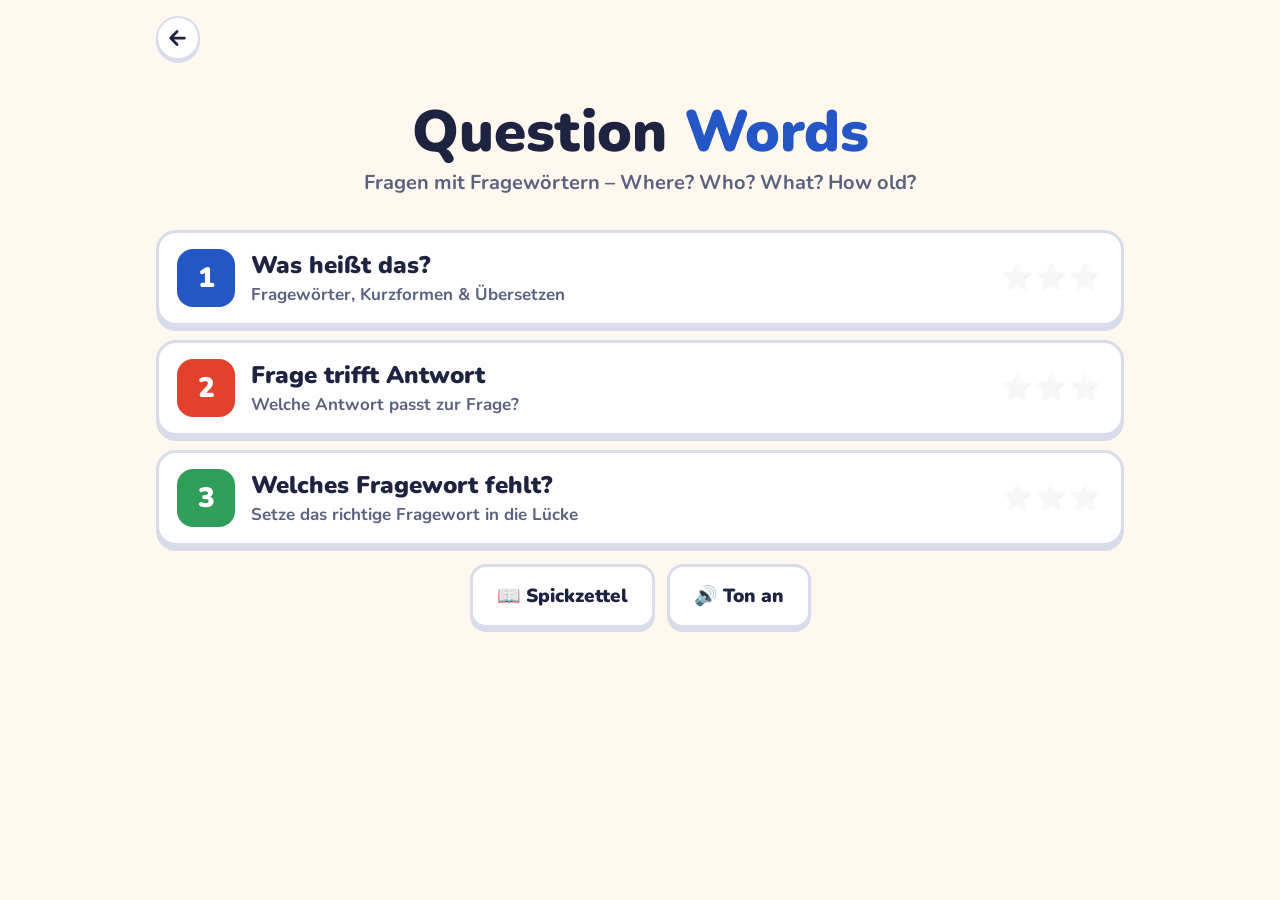
<file: lessons/english/question-words/index.html>
<!DOCTYPE html>
<html lang="de">
<head>
<meta charset="utf-8">
<meta name="viewport" content="width=device-width, initial-scale=1">
<title>Question Words – Zuordnungsspiel</title>
<link rel="stylesheet" href="../../../fonts/fonts.css">
<script src="../../../shared/back.js"></script>
<style>
  :root{
    --ink:#1d2340; --muted:#5b6180; --bg:#fff8ef; --line:#d9dcea;
    --red:#e2412b; --blue:#2457c5; --green:#2f9e5b; --yellow:#ffc533;
  }
  *{box-sizing:border-box}
  html,body{margin:0;background:var(--bg);color:var(--ink);font-family:Nunito,system-ui,-apple-system,sans-serif;
    -webkit-tap-highlight-color:transparent;-webkit-user-select:none;user-select:none;-webkit-text-size-adjust:100%}
  button{font-family:inherit;color:inherit;touch-action:manipulation;cursor:pointer}
  .wrap{max-width:1000px;margin:0 auto;padding:16px 16px 130px}

  /* Top bar */
  .top{display:flex;align-items:center;gap:10px;margin-bottom:12px}
  .top h2{flex:1;margin:0;font-size:clamp(18px,2.6vw,26px);font-weight:900}
  .icon{border:2px solid var(--line);background:#fff;border-radius:12px;min-width:48px;height:48px;font-size:22px;padding:0 10px;font-weight:800}
  .icon.small{font-size:16px}
  .progress{display:flex;gap:6px;align-items:center;margin:0 0 6px}
  .dot{width:14px;height:14px;border-radius:50%;background:var(--line)}
  .dot.on{background:var(--yellow)} .dot.cur{background:var(--blue)}
  .task{font-size:clamp(16px,2.2vw,20px);font-weight:700;color:var(--muted);margin:4px 0 14px}
  .task b{color:var(--ink)}

  /* Grid */
  .grid{display:grid;grid-template-columns:1.25fr 1fr;gap:14px 22px}
  .grid.even{grid-template-columns:1fr 1fr}
  .col{display:flex;flex-direction:column;gap:12px}
  .colhead{font-size:14px;font-weight:900;letter-spacing:.08em;text-transform:uppercase;color:var(--muted);margin-bottom:-2px}
  .card{min-height:76px;border:3px solid var(--line);border-radius:18px;background:#fff;
    font-size:clamp(17px,2.4vw,24px);font-weight:800;padding:12px 16px;text-align:left;
    box-shadow:0 4px 0 var(--line);transition:transform .12s, background .2s, border-color .2s, opacity .3s}
  .R .card{text-align:center}
  .card:active{transform:translateY(2px)}
  .card.sel{border-color:var(--blue);box-shadow:0 4px 0 var(--blue);background:#eef3ff;transform:translateY(-3px)}
  .card.ok{border-color:var(--green);background:#e8f7ee;box-shadow:none;color:#1f6b3e;opacity:.7;transform:none;cursor:default}
  .card.bad{animation:shake .45s;border-color:var(--red);background:#fdecea}
  @keyframes shake{0%,100%{transform:translateX(0)}20%{transform:translateX(-8px)}40%{transform:translateX(8px)}60%{transform:translateX(-5px)}80%{transform:translateX(5px)}}
  @keyframes pop{0%{transform:scale(1)}50%{transform:scale(1.06)}100%{transform:scale(1)}}
  .card.ok{animation:pop .35s}
  .gap{display:inline-block;min-width:3.2em;border-bottom:3px dashed var(--red);height:1em;vertical-align:-2px}
  .filled{color:var(--blue)}
  .ans{display:block;font-size:.78em;font-weight:600;color:var(--muted);margin-top:4px}
  .ok .ans{color:#1f6b3e}

  /* Feedback bar */
  .fb{position:fixed;left:0;right:0;bottom:0;padding:16px 20px calc(16px + env(safe-area-inset-bottom));
    background:var(--ink);color:#fff;font-size:clamp(16px,2.2vw,20px);font-weight:700;text-align:center;min-height:64px;
    transition:background .25s}
  .fb.good{background:var(--green)} .fb.badfb{background:var(--red)}

  /* Menu */
  .hero{text-align:center;padding:18px 0 8px}
  .hero .badge{display:inline-block;background:var(--red);color:#fff;font-weight:900;border-radius:999px;padding:6px 14px;font-size:15px;letter-spacing:.05em}
  .hero h1{font-size:clamp(34px,6vw,58px);margin:12px 0 4px;font-weight:900;line-height:1.05}
  .hero h1 span{color:var(--blue)}
  .hero p{margin:6px 0 0;font-size:clamp(16px,2.3vw,20px);color:var(--muted);font-weight:700}
  .levels{display:grid;gap:14px;margin:26px 0 18px}
  .lvl{display:flex;align-items:center;gap:16px;border:3px solid var(--line);border-radius:20px;background:#fff;padding:16px 18px;text-align:left;box-shadow:0 5px 0 var(--line)}
  .lvl:active{transform:translateY(3px);box-shadow:0 2px 0 var(--line)}
  .lvl .num{flex:none;width:58px;height:58px;border-radius:16px;display:grid;place-items:center;font-size:28px;font-weight:900;color:#fff}
  .lvl .txt{flex:1}
  .lvl .t1{font-size:clamp(19px,2.6vw,24px);font-weight:900}
  .lvl .t2{font-size:clamp(14px,2vw,17px);font-weight:700;color:var(--muted);margin-top:2px}
  .stars{font-size:26px;letter-spacing:2px;white-space:nowrap}
  .star-off{opacity:.18;filter:grayscale(1)}
  .row{display:flex;gap:12px;justify-content:center;flex-wrap:wrap}
  .btn{border:none;border-radius:16px;padding:16px 24px;font-size:19px;font-weight:900;color:#fff;background:var(--blue);box-shadow:0 4px 0 #173a86;min-height:56px}
  .btn.alt{background:#fff;color:var(--ink);border:3px solid var(--line);box-shadow:0 4px 0 var(--line)}
  .btn.red{background:var(--red);box-shadow:0 4px 0 #a52c1b}
  .btn:active{transform:translateY(3px);box-shadow:none}

  /* End screen */
  .end{text-align:center;padding:30px 10px}
  .end .big{font-size:72px;letter-spacing:6px;margin:10px 0}
  .end h2{font-size:clamp(28px,5vw,44px);margin:6px 0;font-weight:900}
  .end p{font-size:clamp(17px,2.4vw,21px);font-weight:700;color:var(--muted);margin:8px 0 24px}

  /* Cheat sheet modal */
  .modal{position:fixed;inset:0;background:rgba(29,35,64,.55);display:flex;align-items:center;justify-content:center;padding:16px;z-index:20}
  .sheet{background:#fff;border-radius:22px;max-width:640px;width:100%;max-height:90vh;overflow:auto;padding:22px 22px 26px;-webkit-user-select:text;user-select:text}
  .sheet h3{margin:0 0 4px;font-size:24px;font-weight:900}
  .sheet .sub{color:var(--muted);font-weight:700;margin-bottom:14px}
  table{width:100%;border-collapse:collapse;font-size:17px;margin-bottom:14px}
  th{background:#8dbb3c;color:#fff;text-align:left;padding:8px 10px;font-weight:900}
  td{padding:8px 10px;border-bottom:1px solid var(--line);font-weight:700}
  td:first-child b{color:var(--blue)}
  .warn{background:#fff3cd;border:2px solid var(--yellow);border-radius:14px;padding:12px 14px;font-weight:800;margin-bottom:12px}
  .tip{background:#eef3ff;border:2px solid #c9d6f5;border-radius:14px;padding:12px 14px;font-weight:700;margin-bottom:16px}

  @media (max-width:560px){
    .grid,.grid.even{grid-template-columns:1fr 1fr;gap:10px 10px}
    .card{padding:10px 10px;min-height:64px;border-radius:14px}
  }
  @media (prefers-reduced-motion:reduce){*{animation:none!important;transition:none!important}}
</style>
</head>
<body>
<div id="app"></div>
<div id="modal"></div>

<script>
/* ---------- Daten ---------- */
const CATS = ['where','from','who','what','howold'];
const CHIP = {where:'Where', from:'Where … from', who:'Who', what:'What', howold:'How old'};
const HINT = {
  where: 'Tipp: Hier wird nach dem <b>Ort</b> gefragt (Wo?) → <b>Where</b>',
  from:  'Tipp: <b>Woher?</b> → <b>Where … from?</b> – das <b>from</b> steht am Ende!',
  who:   'Tipp: Nach einer <b>Person</b> (Wer?) fragst du mit <b>Who</b>.',
  what:  'Tipp: Nach einer <b>Sache</b> (Was?) fragst du mit <b>What</b>.',
  howold:'Tipp: Nach dem <b>Alter</b> (Wie alt?) fragst du mit <b>How old</b>.',
  short: 'Tipp: Nach dem Fragewort wird <b>is</b> oft zu <b>’s</b> verkürzt.'
};
const TRAP = '⚠️ Vorsicht Falle! <b>Who = Wer</b> und <b>Where = Wo</b> – auch wenn es anders klingt!';

// Level 1 – feste Runden
const L1 = [
  { task:'Tippe ein englisches Fragewort an und dann die <b>deutsche Bedeutung</b>.', heads:['Englisch','Deutsch'], items:[
    {cat:'where', l:'Where …?', r:'Wo …?', say:'Where'},
    {cat:'from',  l:'Where … from?', r:'Woher …?', say:'Where from'},
    {cat:'who',   l:'Who …?', r:'Wer …?', say:'Who'},
    {cat:'what',  l:'What …?', r:'Was …?', say:'What'},
    {cat:'howold',l:'How old …?', r:'Wie alt …?', say:'How old'},
  ]},
  { task:'Finde die passende <b>Kurzform</b>.', heads:['Langform','Kurzform'], items:[
    {cat:'short', l:'Where is …?', r:'Where’s …?', say:'Where’s'},
    {cat:'short', l:'Who is …?',   r:'Who’s …?',   say:'Who’s'},
    {cat:'short', l:'What is …?',  r:'What’s …?',  say:'What’s'},
    {cat:'short', l:'How is …?',   r:'How’s …?',   say:'How’s'},
  ]},
  { task:'Welche englische Frage passt zur <b>deutschen Frage</b>?', heads:['Deutsch','Englisch'], pool:'L1T' },
];

// Level 1, Runde 3 – Übersetzen: pro Fragewort wird ein Satz ausgewählt
const L1T = {
  where:[
    ['Wo ist der Brandmelder?','Where’s the smoke detector?'],
    ['Wo ist meine Tasche?','Where’s my bag?'],
    ['Wo sind die Schlüssel?','Where are the keys?'],
    ['Wo ist das Krankenhaus?','Where’s the hospital?'],
    ['Wo ist die Feuerwache?','Where’s the fire station?'],
    ['Wo sind meine Turnschuhe?','Where are my trainers?'],
    ['Wo ist Mama?','Where’s Mum?'],
    ['Wo ist das Polizeiauto?','Where’s the police car?'],
    ['Wo sind die Kinder?','Where are the children?'],
  ],
  from:[
    ['Woher kommst du?','Where are you from?'],
    ['Woher kommt sie?','Where’s she from?'],
    ['Woher kommen deine Eltern?','Where are your parents from?'],
    ['Woher kommt dein Lehrer?','Where’s your teacher from?'],
    ['Woher kommt Michael Jackson?','Where’s Michael Jackson from?'],
    ['Woher kommt die Ärztin?','Where’s the doctor from?'],
    ['Woher kommt dein Freund?','Where’s your friend from?'],
    ['Woher kommen die Feuerwehrleute?','Where are the firefighters from?'],
    ['Woher kommt er?','Where’s he from?'],
  ],
  who:[
    ['Wer ist das?','Who’s that?'],
    ['Wer ist dein Held?','Who’s your hero?'],
    ['Wer ist an der Tür?','Who’s at the door?'],
    ['Wer ist deine beste Freundin?','Who’s your best friend?'],
    ['Wer ist der Mann dort?','Who’s that man?'],
    ['Wer ist dein Lehrer?','Who’s your teacher?'],
    ['Wer sind die Kinder?','Who are the children?'],
    ['Wer ist der King of Pop?','Who’s the King of Pop?'],
    ['Wer ist am Telefon?','Who’s on the phone?'],
  ],
  what:[
    ['Was ist das?','What’s this?'],
    ['Was ist in der Kiste?','What’s in the box?'],
    ['Was ist deine Lieblingsfarbe?','What’s your favourite colour?'],
    ['Wie heißt du?','What’s your name?'],
    ['Was ist dein Lieblingstier?','What’s your favourite animal?'],
    ['Was ist in deiner Tasche?','What’s in your bag?'],
    ['Was ist das dort?','What’s that?'],
    ['Was ist dein Hobby?','What’s your hobby?'],
    ['Was gibt es zum Mittagessen?','What’s for lunch?'],
  ],
  howold:[
    ['Wie alt bist du?','How old are you?'],
    ['Wie alt ist dein Bulldog?','How old is your Bulldog?'],
    ['Wie alt ist deine Schwester?','How old is your sister?'],
    ['Wie alt sind die Zwillinge?','How old are the twins?'],
    ['Wie alt ist dein Opa?','How old is your grandpa?'],
    ['Wie alt ist das Feuerwehrauto?','How old is the fire engine?'],
    ['Wie alt ist dein Hund?','How old is your dog?'],
    ['Wie alt ist eure Schule?','How old is your school?'],
    ['Wie alt ist das Baby?','How old is the baby?'],
  ],
};

// Level 2 – Frage ↔ Antwort
const L2 = {
  where:[
    ['Where’s the fire engine?','It’s in the fire station.'],
    ['Where are the firefighters?','They’re on the ladder.'],
    ['Where’s your Bulldog?','It’s in the garage.'],
    ['Where are the batteries?','They’re under the table.'],
    ['Where’s my phone?','It’s on your bed.'],
    ['Where are my shoes?','They’re under the sofa.'],
    ['Where’s the hospital?','It’s next to the station.'],
    ['Where’s Grandma?','She’s in the garden.'],
    ['Where are the children?','They’re at school.'],
    ['Where’s the cat?','It’s behind the door.'],
    ['Where’s your school?','It’s in Park Road.'],
    ['Where are the keys?','They’re in my bag.'],
    ['Where’s the police car?','It’s in front of the bank.'],
    ['Where’s Dad?','He’s in the kitchen.'],
  ],
  from:[
    ['Where’s Michael Jackson from?','He’s from Gary, in the USA.'],
    ['Where are you from?','I’m from Bavaria.'],
    ['Where’s the doctor from?','She’s from London.'],
    ['Where are the policemen from?','They’re from Munich.'],
    ['Where’s your teacher from?','He’s from Ireland.'],
    ['Where’s Lena from?','She’s from Austria.'],
    ['Where are your grandparents from?','They’re from Italy.'],
    ['Where’s the singer from?','She’s from Canada.'],
    ['Where’s your best friend from?','He’s from Hamburg.'],
    ['Where are the tourists from?','They’re from Japan.'],
    ['Where’s Paddington Bear from?','He’s from Peru.'],
    ['Where’s your new classmate from?','She’s from Poland.'],
    ['Where are the twins from?','They’re from Cologne.'],
  ],
  who:[
    ['Who’s the King of Pop?','Michael Jackson is the King of Pop.'],
    ['Who’s that man?','He’s a policeman.'],
    ['Who’s your hero?','My hero is a firefighter.'],
    ['Who’s at the door?','It’s the doctor.'],
    ['Who’s your best friend?','My best friend is Tom.'],
    ['Who’s that girl?','She’s my sister.'],
    ['Who’s your teacher?','Mrs Huber is my teacher.'],
    ['Who are those people?','They’re my grandparents.'],
    ['Who’s the boy in the photo?','That’s my cousin Max.'],
    ['Who’s your favourite singer?','Taylor Swift.'],
    ['Who’s on the phone?','It’s Grandma.'],
    ['Who’s the new nurse?','Her name is Anna.'],
    ['Who are the men in blue?','They’re policemen.'],
  ],
  what:[
    ['What’s this?','It’s a smoke detector.'],
    ['What’s in your room?','There’s a fire alarm in my room.'],
    ['What’s your favourite colour?','Red – like a fire engine!'],
    ['What’s that?','It’s an old tractor.'],
    ['What’s your name?','My name is Mia.'],
    ['What’s in your bag?','My pencil case and a banana.'],
    ['What’s your favourite animal?','It’s a dolphin.'],
    ['What’s for lunch?','Pizza!'],
    ['What’s your hobby?','Football.'],
    ['What’s that noise?','It’s the fire alarm!'],
    ['What’s the dog’s name?','Its name is Bello.'],
    ['What colour is the police car?','It’s blue and silver.'],
    ['What’s in the box?','A battery and a wire.'],
  ],
  howold:[
    ['How old is your Bulldog?','It’s sixty years old.'],
    ['How old are you?','I’m eleven.'],
    ['How old is the fire engine?','It’s twenty years old.'],
    ['How old are your cousins?','They’re eight and ten.'],
    ['How old is your sister?','She’s twelve.'],
    ['How old is your grandma?','She’s seventy-five.'],
    ['How old is your school?','It’s a hundred years old.'],
    ['How old is your teacher?','I think he’s forty.'],
    ['How old is the baby?','She’s six months old.'],
    ['How old is your cat?','It’s three years old.'],
    ['How old is the castle?','It’s eight hundred years old.'],
    ['How old is your brother?','He’s fifteen.'],
    ['How old are your parents?','They’re forty and forty-two.'],
  ],
};

// Level 3 – Lücke ↔ Fragewort  ({W} = Fragewort, {F} = from)
const L3 = {
  where:[
    ['{W} is the fire station?','It’s next to the park.'],
    ['{W} are my screwdrivers?','They’re in the toolbox.'],
    ['{W}’s the ambulance?','It’s in front of the hospital.'],
    ['{W} are my glasses?','They’re on your head!'],
    ['{W}’s the bathroom?','It’s on the left.'],
    ['{W} is Tom?','He’s in the garden.'],
    ['{W} are the cats?','They’re on the roof.'],
    ['{W} is the police station?','It’s in Station Road.'],
    ['{W}’s my pencil case?','It’s in your schoolbag.'],
    ['{W} is the bus stop?','It’s in front of the school.'],
    ['{W} are the fire engines?','They’re at the fire station.'],
  ],
  from:[
    ['{W} is your friend {F}?','He’s from Berlin.'],
    ['{W} are the firefighters {F}?','They’re from Nuremberg.'],
    ['{W} is Dr Brown {F}?','She’s from Scotland.'],
    ['{W} is Emma {F}?','She’s from Ireland.'],
    ['{W} are your parents {F}?','They’re from Turkey.'],
    ['{W}’s the new boy {F}?','He’s from Ukraine.'],
    ['{W} is the pizza chef {F}?','He’s from Italy.'],
    ['{W} are you {F}?','I’m from Germany.'],
    ['{W}’s Paddington Bear {F}?','He’s from Peru.'],
    ['{W} is your teacher {F}?','She’s from Wales.'],
  ],
  who:[
    ['{W} is that woman?','She’s a doctor.'],
    ['{W}’s on stage?','Michael Jackson!'],
    ['{W} is your teacher?','Mrs Huber.'],
    ['{W}’s that boy?','He’s my cousin.'],
    ['{W} is your best friend?','Lisa.'],
    ['{W} are those men?','They’re firefighters.'],
    ['{W}’s your favourite singer?','Ed Sheeran.'],
    ['{W} is at the door?','It’s the postman.'],
    ['{W}’s the girl with the red hat?','That’s my sister.'],
    ['{W} is the King of Pop?','Michael Jackson.'],
  ],
  what:[
    ['{W} is in the box?','A battery, a wire and a lamp.'],
    ['{W}’s that?','It’s a police car.'],
    ['{W} is your favourite song?','“Thriller”!'],
    ['{W}’s your name?','I’m Leon.'],
    ['{W} is your phone number?','It’s 0911 456 78.'],
    ['{W}’s in your schoolbag?','Books and a pencil case.'],
    ['{W} is your favourite food?','Pizza!'],
    ['{W}’s that noise?','It’s a siren!'],
    ['{W} colour is your bike?','It’s blue.'],
    ['{W}’s your hobby?','Swimming.'],
  ],
  howold:[
    ['{W} is your grandpa?','He’s seventy.'],
    ['{W} is the old tractor?','It’s sixty years old.'],
    ['{W} are the twins?','They’re nine.'],
    ['{W} are you?','I’m eleven.'],
    ['{W} is your sister?','She’s six.'],
    ['{W} is the fire engine?','It’s thirty years old.'],
    ['{W} are your grandparents?','They’re both seventy.'],
    ['{W} is your dog?','It’s four years old.'],
    ['{W} is your brother?','He’s thirteen.'],
    ['{W} is the castle?','It’s five hundred years old.'],
  ],
};

const LEVELS = [
  {n:1, color:'var(--blue)',  t1:'Was heißt das?',          t2:'Fragewörter, Kurzformen & Übersetzen'},
  {n:2, color:'var(--red)',   t1:'Frage trifft Antwort',    t2:'Welche Antwort passt zur Frage?'},
  {n:3, color:'var(--green)', t1:'Welches Fragewort fehlt?',t2:'Setze das richtige Fragewort in die Lücke'},
];

const PRAISE = ['Super!','Genau!','Stark!','Richtig!','Volltreffer!','Spitze!','Yes! 👍','Klasse!','Sauber!'];

/* ---------- Hilfsfunktionen ---------- */
const app = document.getElementById('app');
const modal = document.getElementById('modal');
let sound = true;
let S = null;

function shuffle(a){a=a.slice();for(let i=a.length-1;i>0;i--){const j=Math.floor(Math.random()*(i+1));[a[i],a[j]]=[a[j],a[i]];}return a;}
function pick(a){return a[Math.floor(Math.random()*a.length)];}
// Zuletzt gespielte Sätze merken und zuerst die anderen nehmen, damit sich wenig wiederholt.
function getSeen(){try{return JSON.parse(localStorage.getItem('qw_seen')||'[]');}catch(e){return [];}}
function markSeen(ids){try{const all=[L1T,L2,L3].reduce((n,p)=>n+CATS.reduce((m,c)=>m+p[c].length,0),0);
  const s=getSeen().filter(x=>!ids.includes(x)).concat(ids).slice(-Math.floor(all*0.6));
  localStorage.setItem('qw_seen',JSON.stringify(s));}catch(e){}}
function freshShuffle(list){const seen=new Set(getSeen()); const id=x=>x.join('|');
  return shuffle(list.filter(x=>!seen.has(id(x)))).concat(shuffle(list.filter(x=>seen.has(id(x)))));}
function getBest(){try{return JSON.parse(localStorage.getItem('qw_best')||'{}');}catch(e){return {};}}
function setBest(l,s){try{const b=getBest(); if(!b[l]||s>b[l]){b[l]=s; localStorage.setItem('qw_best',JSON.stringify(b));}}catch(e){}}
function starsHTML(n){let h='';for(let i=1;i<=3;i++)h+= i<=n?'⭐':'<span class="star-off">⭐</span>';return h;}

function speak(t){
  if(!sound) return;
  try{const s=window.speechSynthesis; if(!s) return; s.cancel();
    const u=new SpeechSynthesisUtterance(t.replace(/…/g,'')); u.lang='en-GB'; u.rate=0.9; s.speak(u);}catch(e){}
}

function wordFor(c){ return c==='from' ? 'Where' : CHIP[c]; }

/* ---------- Runden bauen ---------- */
function buildRounds(level){
  if(level===1) return L1.map(r=>{
    let items=r.items;
    if(r.pool){
      const chosen=CATS.map(c=>freshShuffle(L1T[c])[0]);
      markSeen(chosen.map(x=>x.join('|')));
      items=CATS.map((c,i)=>({cat:c, l:chosen[i][0], r:chosen[i][1], say:chosen[i][1]}));
    }
    return {task:r.task, heads:r.heads, even:true, items:items.map(x=>({...x, lHTML:x.l, rHTML:x.r, lDone:x.l}))};
  });
  const pool = level===2 ? L2 : L3;
  const sh = {}; CATS.forEach(c=>{ sh[c]=freshShuffle(pool[c]); markSeen(sh[c].slice(0,3).map(x=>x.join('|'))); });
  const rounds=[];
  for(let r=0;r<3;r++){
    const items = CATS.map(c=>{
      const [q,a] = sh[c][r];
      if(level===2) return {cat:c, lHTML:q, rHTML:a, lDone:q, say:q+' … '+a};
      const W = wordFor(c);
      const gapQ = q.replace('{W}','<span class="gap"></span>').replace('{F}','<span class="gap"></span>');
      const fillQ = q.replace('{W}','<span class="filled">'+W+'</span>').replace('{F}','<span class="filled">from</span>');
      const plain = q.replace('{W}',W).replace('{F}','from');
      return {cat:c, lHTML:gapQ+'<span class="ans">– '+a+'</span>', lDone:fillQ+'<span class="ans">– '+a+'</span>', rHTML:CHIP[c], say:plain+' … '+a};
    });
    rounds.push({
      task: level===2 ? 'Tippe eine <b>Frage</b> an und dann die passende <b>Antwort</b>.'
                      : 'Lies die Antwort und finde das <b>Fragewort</b>, das in die Lücke passt.',
      heads: level===2 ? ['Frage','Antwort'] : ['Frage mit Lücke','Fragewort'],
      even: level===2, items: shuffle(items)
    });
  }
  return rounds;
}

/* ---------- Screens ---------- */
// Zurück-Pfeil: aus Level und Ergebnis ins Menü, aus dem Menü zur Übersicht
window.appBack = () => { if(!S) return false; menu(); return true; };

function menu(){
  S=null; closeModal();
  const best=getBest();
  app.innerHTML = `
  <div class="wrap">
    <div class="top"><appalapp-back></appalapp-back></div>
    <div class="hero">
      <h1>Question <span>Words</span></h1>
      <p>Fragen mit Fragewörtern – Where? Who? What? How old?</p>
    </div>
    <div class="levels">
      ${LEVELS.map(L=>`
        <button class="lvl" onclick="startLevel(${L.n})">
          <div class="num" style="background:${L.color}">${L.n}</div>
          <div class="txt"><div class="t1">${L.t1}</div><div class="t2">${L.t2}</div></div>
          <div class="stars">${starsHTML(best[L.n]||0)}</div>
        </button>`).join('')}
    </div>
    <div class="row">
      <button class="btn alt" onclick="cheat()">📖 Spickzettel</button>
      <button class="btn alt" onclick="toggleSound(this)">${sound?'🔊 Ton an':'🔇 Ton aus'}</button>
    </div>
  </div>`;
}

function startLevel(n){
  S = {level:n, rounds:buildRounds(n), r:0, errors:0};
  startRound();
}

function startRound(){
  const R = S.rounds[S.r];
  S.sel=null; S.done=new Set(); S.busy=false;
  const order = shuffle(R.items.map((_,i)=>i));
  const L = LEVELS[S.level-1];
  app.innerHTML = `
  <div class="wrap">
    <div class="top">
      <appalapp-back></appalapp-back>
      <h2>Level ${S.level}: ${L.t1}</h2>
      <button class="icon" onclick="cheat()" aria-label="Spickzettel">📖</button>
      <button class="icon" onclick="toggleSound(this,true)" aria-label="Ton">${sound?'🔊':'🔇'}</button>
    </div>
    <div class="progress">${S.rounds.map((_,i)=>`<div class="dot ${i<S.r?'on':(i===S.r?'cur':'')}"></div>`).join('')}
      <span style="margin-left:8px;font-weight:800;color:var(--muted)">Runde ${S.r+1} von ${S.rounds.length}</span></div>
    <div class="task">${R.task}</div>
    <div class="grid ${R.even?'even':''}">
      <div class="col L"><div class="colhead">${R.heads[0]}</div>
        ${R.items.map((it,i)=>`<button class="card" data-side="L" data-i="${i}">${it.lHTML}</button>`).join('')}
      </div>
      <div class="col R"><div class="colhead">${R.heads[1]}</div>
        ${order.map(i=>`<button class="card" data-side="R" data-i="${i}">${R.items[i].rHTML}</button>`).join('')}
      </div>
    </div>
  </div>
  <div class="fb" id="fb">Los geht’s! Tippe links eine Karte an. 👇</div>`;
  app.querySelectorAll('.card').forEach(b=>b.addEventListener('click',()=>tap(b.dataset.side,+b.dataset.i)));
}

function card(side,i){return app.querySelector(`.card[data-side="${side}"][data-i="${i}"]`);}
function fb(html,cls){const f=document.getElementById('fb'); f.innerHTML=html; f.className='fb '+(cls||'');}

function tap(side,i){
  if(S.busy || S.done.has(i)) return;
  if(!S.sel || S.sel.side===side){
    const same = S.sel && S.sel.side===side && S.sel.i===i;
    if(S.sel) card(S.sel.side,S.sel.i).classList.remove('sel');
    if(same){S.sel=null; return;}
    S.sel={side,i}; card(side,i).classList.add('sel');
    return;
  }
  const li = side==='L'?i:S.sel.i, ri = side==='R'?i:S.sel.i;
  const a=card('L',li), b=card('R',ri);
  a.classList.remove('sel'); b.classList.remove('sel'); S.sel=null;
  const items=S.rounds[S.r].items;
  if(li===ri){
    S.done.add(li);
    a.classList.add('ok'); b.classList.add('ok');
    a.innerHTML = items[li].lDone;
    fb(pick(PRAISE),'good');
    speak(items[li].say);
    if(S.done.size===items.length){
      S.busy=true;
      setTimeout(()=>{ if(!S) return; S.r++; if(S.r<S.rounds.length) startRound(); else endLevel(); }, 1600);
    }
  } else {
    S.errors++;
    a.classList.add('bad'); b.classList.add('bad');
    setTimeout(()=>{a.classList.remove('bad'); b.classList.remove('bad');},500);
    const c1=items[li].cat, c2=items[ri].cat;
    const trap = (c1==='who'&&(c2==='where'||c2==='from')) || (c2==='who'&&(c1==='where'||c1==='from'));
    fb(trap ? TRAP : '❌ Passt nicht. '+(HINT[c1]||''),'badfb');
  }
}

function endLevel(){
  const e=S.errors, n = e<=1?3:(e<=4?2:1);
  setBest(S.level,n);
  const msg = n===3 ? ['Perfekt!','Du bist ein Fragewort-Profi! 🚒'] :
              n===2 ? ['Richtig gut!','Fast fehlerfrei – noch eine Runde, dann hast du 3 Sterne!'] :
                      ['Geschafft!','Jeder Fehler ist ein Lern-Treffer. Probier’s gleich nochmal – es wird jedes Mal leichter!'];
  const next = S.level<3 ? `<button class="btn red" onclick="startLevel(${S.level+1})">Nächstes Level ➜</button>` : '';
  app.innerHTML = `
  <div class="wrap"><div class="top"><appalapp-back></appalapp-back></div><div class="end">
    <div class="big">${starsHTML(n)}</div>
    <h2>${msg[0]}</h2>
    <p>${msg[1]}<br>Fehlversuche: <b>${e}</b></p>
    <div class="row">
      <button class="btn" onclick="startLevel(${S.level})">🔁 Nochmal</button>
      ${next}
      <button class="btn alt" onclick="menu()">🏠 Menü</button>
    </div>
  </div></div>`;
}

function toggleSound(btn,iconOnly){
  sound=!sound;
  btn.textContent = iconOnly ? (sound?'🔊':'🔇') : (sound?'🔊 Ton an':'🔇 Ton aus');
  if(!sound){try{speechSynthesis.cancel();}catch(e){}}
}

function cheat(){
  modal.innerHTML = `
  <div class="modal" onclick="if(event.target===this)closeModal()">
    <div class="sheet">
      <h3>📖 Spickzettel</h3>
      <div class="sub">Fragen mit Fragewörtern – Questions with question words</div>
      <table>
        <tr><th>Frage</th><th>Antwort</th><th>Wonach?</th></tr>
        <tr><td><b>Where</b> are you?</td><td>I’m in the garage.</td><td>Wo …?</td></tr>
        <tr><td><b>Where</b> are you <b>from</b>?</td><td>I’m from Bavaria.</td><td>Woher …?</td></tr>
        <tr><td><b>Who</b> is that?</td><td>It’s Michael Jackson.</td><td>Wer …?</td></tr>
        <tr><td><b>What</b> is this?</td><td>It’s a smoke detector.</td><td>Was …?</td></tr>
        <tr><td><b>How old</b> are you?</td><td>I’m eleven.</td><td>Wie alt …?</td></tr>
      </table>
      <div class="warn">⚠️ Achtung Falle: <b>Where</b> heißt <b>Wo</b> (nicht „wer“)!<br><b>Who</b> heißt <b>Wer</b> (nicht „wo“)!</div>
      <div class="tip">✂️ Nach dem Fragewort wird <b>is</b> oft verkürzt:<br>Where’s …? · Who’s …? · What’s …? · How’s …?</div>
      <div class="row"><button class="btn" onclick="closeModal()">Alles klar! 👍</button></div>
    </div>
  </div>`;
}
function closeModal(){modal.innerHTML='';}

menu();
</script>
</body>
</html>
</file>
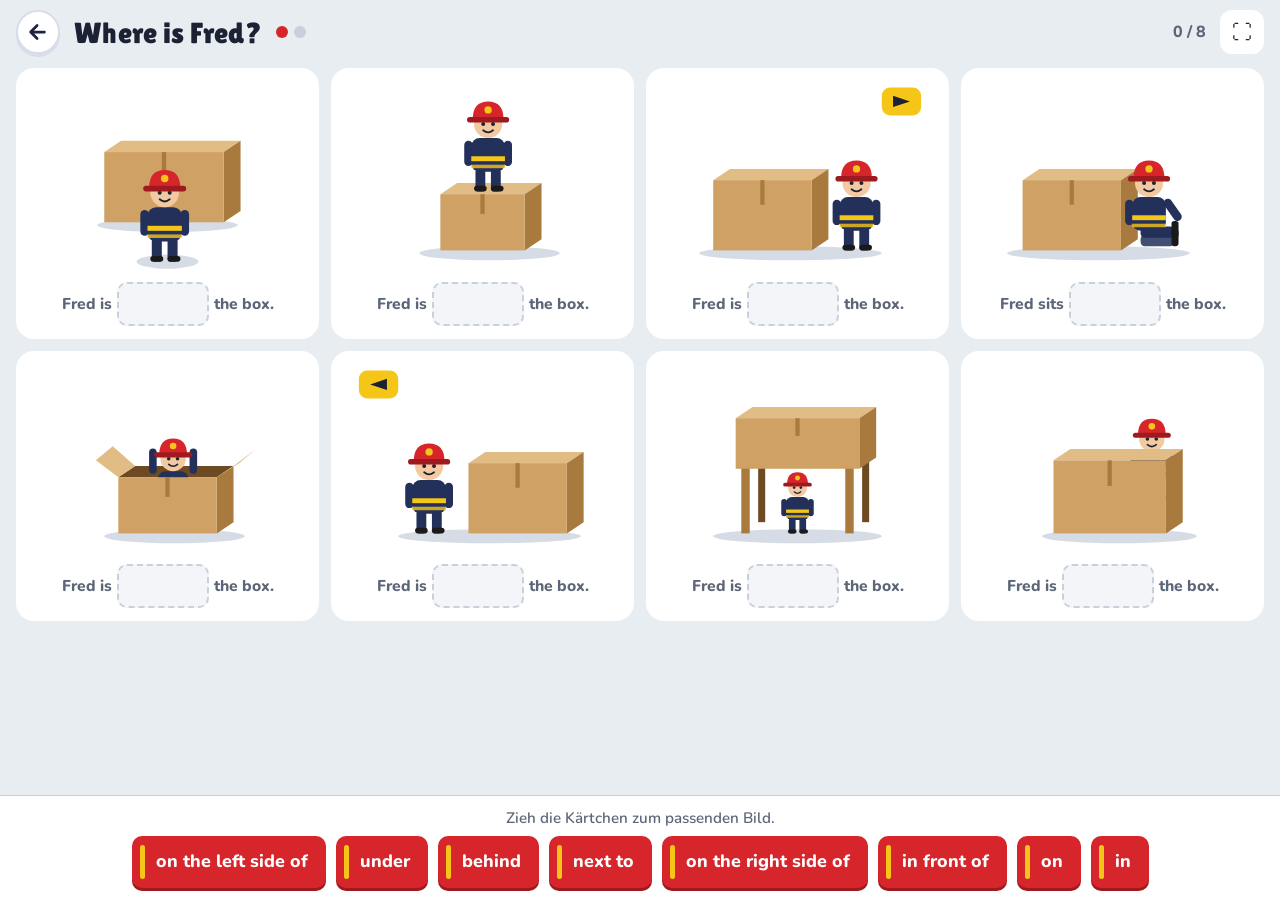
<file: lessons/english/where-is-fred/index.html>
<!DOCTYPE html>
<html lang="en">
<head>
<meta charset="utf-8">
<meta name="viewport" content="width=device-width, initial-scale=1, viewport-fit=cover">
<meta name="apple-mobile-web-app-capable" content="yes">
<meta name="mobile-web-app-capable" content="yes">
<title>Where is Fred?</title>
<link rel="stylesheet" href="../../../fonts/fonts.css">
<script src="../../../shared/back.js"></script>
<style>
:root{
  --bg:#E8EDF2; --surface:#FFFFFF; --ink:#1B2233; --muted:#5D6678;
  --red:#D7262B; --red-dk:#9E1A1E; --yellow:#F5C518; --navy:#22305A;
  --skin:#F2C9A0; --box:#CFA164; --box-top:#E2BC85; --box-side:#A87A3E; --box-in:#6E4A22;
  --ok:#1F9D55; --bad:#D7262B; --slot:#F3F5F8; --line:#C8D0DB; --ground:#D5DCE5;
  color-scheme:light;
  box-sizing:border-box;
  padding-top:env(safe-area-inset-top,0px);
  padding-bottom:env(safe-area-inset-bottom,0px);
}
@media (prefers-color-scheme:dark){
  :root:not([data-theme="light"]){
    --bg:#121826; --surface:#1D2536; --ink:#EEF2F8; --muted:#A3ACBD;
    --slot:#273148; --line:#3A4560; --ground:#2B3550; --navy:#3B4F8C; --ok:#35C277;
    color-scheme:dark;
  }
}
:root[data-theme="dark"]{
  --bg:#121826; --surface:#1D2536; --ink:#EEF2F8; --muted:#A3ACBD;
  --slot:#273148; --line:#3A4560; --ground:#2B3550; --navy:#3B4F8C; --ok:#35C277;
  color-scheme:dark;
}
*,*::before,*::after{box-sizing:border-box}
html,body{height:100%;margin:0}
html{scroll-padding-top:env(safe-area-inset-top,0px)}
body{
  background:var(--bg); color:var(--ink);
  font-family:"Nunito",system-ui,-apple-system,"Segoe UI",sans-serif;
  display:grid; grid-template-rows:auto 1fr auto;
  -webkit-user-select:none; user-select:none; -webkit-touch-callout:none;
  overflow:hidden;
}
header{
  display:flex; align-items:center; gap:14px;
  padding:10px 16px;
}
h1{
  font-family:"Lilita One","Arial Rounded MT Bold",system-ui,sans-serif;
  font-weight:400; font-size:clamp(1.3rem,2.6vw,1.8rem); margin:0; letter-spacing:.01em;
}
.dots{display:flex; gap:6px}
.dot{width:12px;height:12px;border-radius:50%;background:var(--line)}
.dot.on{background:var(--red)}
.dot.done{background:var(--ok)}
.spacer{flex:1}
.score{font-weight:800; color:var(--muted); font-variant-numeric:tabular-nums}
.iconbtn{
  border:0; background:var(--surface); color:var(--ink);
  width:44px; height:44px; border-radius:12px; font-size:20px; cursor:pointer;
  display:grid; place-items:center;
}
.iconbtn:focus-visible,.btn:focus-visible,.card:focus-visible,.slot:focus-visible{outline:3px solid var(--yellow); outline-offset:2px}

main{overflow-y:auto; padding:4px 16px 12px; -webkit-overflow-scrolling:touch}
.grid{
  display:grid; gap:12px;
  grid-template-columns:repeat(auto-fill,minmax(min(100%,255px),1fr));
  max-width:1300px; margin:0 auto;
}
.tile{
  background:var(--surface); border-radius:18px; padding:8px 8px 10px;
  border:3px solid transparent; transition:border-color .2s;
  display:flex; flex-direction:column; gap:6px;
}
.tile svg{width:100%; height:auto; display:block}
.tile.right{border-color:var(--ok)}
.tile.wrong{animation:flash .5s}
@keyframes flash{0%,100%{border-color:transparent}30%{border-color:var(--bad)}}
.sentence{
  display:flex; align-items:center; justify-content:center; flex-wrap:wrap;
  gap:5px; font-weight:800; font-size:.98rem; color:var(--muted);
}
.slot{
  min-width:92px; min-height:44px; padding:0 10px;
  border:2.5px dashed var(--line); border-radius:10px; background:var(--slot);
  display:inline-grid; place-items:center; color:var(--ink);
  transition:background .15s,border-color .15s;
}
.slot.hover{border-color:var(--yellow); background:color-mix(in srgb,var(--yellow) 22%,var(--slot))}
.slot.filled{border-style:solid; border-color:var(--ok); background:color-mix(in srgb,var(--ok) 14%,var(--surface)); color:var(--ok)}
.slot.pick{border-color:var(--yellow)}

footer{
  background:var(--surface);
  padding:12px 16px calc(12px + env(safe-area-inset-bottom,0px));
  margin-bottom:calc(-1 * env(safe-area-inset-bottom,0px));
  box-shadow:0 -1px 0 var(--line);
}
.pool{display:flex; flex-wrap:wrap; gap:10px; justify-content:center; max-width:1300px; margin:0 auto; min-height:52px}
.card{
  position:relative; touch-action:none; cursor:grab;
  font:800 1.12rem/1 "Nunito",system-ui,sans-serif; color:#fff;
  background:var(--red); border:0; border-radius:10px;
  padding:14px 18px 14px 24px; min-height:50px;
  box-shadow:0 3px 0 var(--red-dk);
}
.card::before{ /* reflective stripe */
  content:""; position:absolute; left:8px; top:9px; bottom:9px; width:5px; border-radius:3px; background:var(--yellow);
}
.card.dim{opacity:.25}
.card.sel{outline:3px solid var(--yellow); outline-offset:2px; transform:translateY(-3px)}
.card.shake{animation:shake .4s}
@keyframes shake{0%,100%{transform:none}25%{transform:translateX(-8px)}50%{transform:translateX(8px)}75%{transform:translateX(-5px)}}
.ghost{
  position:fixed; left:0; top:0; z-index:50; pointer-events:none; margin:0;
  transform-origin:center; box-shadow:0 10px 24px rgba(0,0,0,.28); cursor:grabbing;
}
.hint{color:var(--muted); font-weight:600; text-align:center; margin:0 0 8px; font-size:.95rem}

.overlay{
  position:fixed; inset:0; z-index:60; display:none; place-items:center;
  background:color-mix(in srgb,var(--bg) 70%,transparent); backdrop-filter:blur(4px); -webkit-backdrop-filter:blur(4px);
  padding:20px;
}
.overlay.show{display:grid}
.panel{
  background:var(--surface); border-radius:24px; padding:28px 32px; text-align:center;
  max-width:420px; width:100%; border-top:10px solid var(--red);
}
.panel h2{font-family:"Lilita One",system-ui,sans-serif; font-weight:400; font-size:2.2rem; margin:0 0 6px}
.stars{font-size:3rem; letter-spacing:6px; margin:6px 0 4px}
.stars .off{filter:grayscale(1); opacity:.3}
.panel p{color:var(--muted); font-weight:600; margin:0 0 20px}
.btn{
  font:800 1.15rem "Nunito",system-ui,sans-serif; border:0; cursor:pointer;
  background:var(--red); color:#fff; border-radius:14px; padding:14px 26px; min-height:52px;
  box-shadow:0 3px 0 var(--red-dk); margin:4px;
}
.btn.alt{background:var(--slot); color:var(--ink); box-shadow:0 3px 0 var(--line)}
@media (prefers-reduced-motion:reduce){*{animation:none!important;transition:none!important}}
</style>
</head>
<body>
<header>
  <appalapp-back></appalapp-back>
  <h1>Where is Fred?</h1>
  <div class="dots" id="dots"></div>
  <div class="spacer"></div>
  <div class="score" id="score"></div>
  <button class="iconbtn" id="fs" aria-label="Vollbild">⛶</button>
</header>

<main><div class="grid" id="grid"></div></main>

<footer>
  <p class="hint" id="hint">Zieh die Kärtchen zum passenden Bild.</p>
  <div class="pool" id="pool"></div>
</footer>

<div class="overlay" id="overlay">
  <div class="panel">
    <h2 id="ovTitle">Super!</h2>
    <div class="stars" id="stars"></div>
    <p id="ovText"></p>
    <div id="ovBtns"></div>
  </div>
</div>

<script>
/* ---------- drawing helpers (original artwork) ---------- */
function box(x,y,w,h,open){
  const d=12;
  let s='';
  if(!open){
    s+=`<polygon points="${x},${y} ${x+d},${y-8} ${x+w+d},${y-8} ${x+w},${y}" fill="var(--box-top)"/>`;
  }
  s+=`<polygon points="${x+w},${y} ${x+w+d},${y-8} ${x+w+d},${y+h-8} ${x+w},${y+h}" fill="var(--box-side)"/>`;
  s+=`<rect x="${x}" y="${y}" width="${w}" height="${h}" fill="var(--box)"/>`;
  s+=`<line x1="${x+w/2}" y1="${y}" x2="${x+w/2}" y2="${y+h*.35}" stroke="var(--box-side)" stroke-width="3"/>`;
  return s;
}
function boxInside(x,y,w){ // dark opening of an open box (draw before figure)
  const d=12;
  return `<polygon points="${x},${y} ${x+d},${y-8} ${x+w+d},${y-8} ${x+w},${y}" fill="var(--box-in)"/>`;
}
function flaps(x,y,w){
  return `<polygon points="${x},${y} ${x+12},${y-8} ${x-4},${y-22} ${x-16},${y-12}" fill="var(--box-top)"/>
          <polygon points="${x+w},${y} ${x+w+12},${y-8} ${x+w+28},${y-20} ${x+w+16},${y-10}" fill="var(--box-top)"/>`;
}
function shadow(cx,cy,rx){return `<ellipse cx="${cx}" cy="${cy}" rx="${rx}" ry="5" fill="var(--ground)"/>`}

function fred(x,f,s=1,pose='stand',rot=0){
  let legs,arms;
  const N='var(--navy)';
  if(pose==='run'){
    legs=`<g transform="rotate(28 0 -16)"><rect x="-4" y="-16" width="7" height="16" rx="2" fill="${N}"/><rect x="-4" y="-4" width="11" height="4" rx="2" fill="#1a1a1a"/></g>
          <g transform="rotate(-30 0 -16)"><rect x="-4" y="-16" width="7" height="16" rx="2" fill="${N}"/><rect x="-4" y="-4" width="11" height="4" rx="2" fill="#1a1a1a"/></g>`;
    arms=`<g transform="rotate(-40 0 -34)"><rect x="-3" y="-36" width="6" height="18" rx="3" fill="${N}"/></g>
          <g transform="rotate(45 0 -34)"><rect x="-3" y="-36" width="6" height="18" rx="3" fill="${N}"/></g>`;
  }else if(pose==='sit'){
    legs=`<rect x="-6" y="-17" width="24" height="8" rx="3" fill="${N}"/><rect x="16" y="-21" width="5" height="12" rx="2" fill="#1a1a1a"/>
          <rect x="-6" y="-11" width="24" height="8" rx="3" fill="${N}" opacity=".85"/><rect x="16" y="-15" width="5" height="12" rx="2" fill="#1a1a1a"/>`;
    arms=`<rect x="-17" y="-36" width="6" height="18" rx="3" fill="${N}"/><g transform="rotate(-35 12 -34)"><rect x="10" y="-36" width="6" height="18" rx="3" fill="${N}"/></g>`;
  }else{
    legs=`<rect x="-9" y="-16" width="7" height="16" rx="2" fill="${N}"/><rect x="2" y="-16" width="7" height="16" rx="2" fill="${N}"/>
          <rect x="-10" y="-4" width="9" height="4" rx="2" fill="#1a1a1a"/><rect x="2" y="-4" width="9" height="4" rx="2" fill="#1a1a1a"/>`;
    arms= pose==='up'
      ? `<rect x="-19" y="-56" width="6" height="20" rx="3" fill="${N}"/><rect x="13" y="-56" width="6" height="20" rx="3" fill="${N}"/>`
      : `<rect x="-17" y="-36" width="6" height="18" rx="3" fill="${N}"/><rect x="11" y="-36" width="6" height="18" rx="3" fill="${N}"/>`;
  }
  const off = pose==='sit' ? 'translate(0,-0)' : '';
  return `<g transform="translate(${x},${f}) rotate(${rot}) scale(${s}) ${off}">
    ${legs}
    ${arms}
    <rect x="-12" y="-38" width="24" height="24" rx="6" fill="${N}"/>
    <rect x="-12" y="-25" width="24" height="3.5" fill="var(--yellow)"/>
    <rect x="-12" y="-19" width="24" height="2.5" fill="var(--yellow)" opacity=".8"/>
    <circle cx="0" cy="-48" r="10" fill="var(--skin)"/>
    <circle cx="-3.5" cy="-48" r="1.4" fill="#1B2233"/><circle cx="3.5" cy="-48" r="1.4" fill="#1B2233"/>
    <path d="M-3.5 -43.5 Q0 -40.5 3.5 -43.5" stroke="#1B2233" stroke-width="1.3" fill="none" stroke-linecap="round"/>
    <path d="M-11 -51 Q-11 -64 0 -64 Q11 -64 11 -51 Z" fill="var(--red)"/>
    <rect x="-15" y="-53" width="30" height="4" rx="2" fill="var(--red-dk)"/>
    <circle cx="0" cy="-58" r="2.6" fill="var(--yellow)"/>
  </g>`;
}
function arrowHead(x,y,ang){
  return `<g transform="translate(${x},${y}) rotate(${ang})"><polygon points="0,0 -10,-6 -10,6" fill="var(--red)"/></g>`;
}
function dirChip(right){
  const x= right?160:12;
  return `<g transform="translate(${x},6)"><rect width="28" height="20" rx="6" fill="var(--yellow)"/>
    <polygon points="${right?'8,6 20,10 8,14':'20,6 8,10 20,14'}" fill="#1B2233"/></g>`;
}
const DASH='stroke="var(--red)" stroke-width="2.5" stroke-dasharray="6 5" fill="none" stroke-linecap="round"';

const SCENES={
  'under': ()=>shadow(100,124,60)+
     `<rect x="60" y="74" width="6" height="48" fill="var(--box-side)"/><rect x="134" y="74" width="6" height="48" fill="var(--box-side)"/>
      <rect x="72" y="68" width="5" height="46" fill="var(--box-in)"/><rect x="146" y="68" width="5" height="46" fill="var(--box-in)"/>`+
     box(56,40,88,36)+fred(100,122,.68),
  'on': ()=>shadow(105,124,50)+box(70,82,60,40)+fred(104,80),
  'behind': ()=>shadow(105,124,55)+fred(128,98,.9)+box(58,70,80,52),
  'in': ()=>shadow(105,124,50)+boxInside(65,82,70)+fred(104,112,.9,'up')+box(65,82,70,40,true)+flaps(65,82,70),
  'in front of': ()=>shadow(100,104,50)+box(55,52,85,50)+shadow(100,130,22)+fred(98,130,1.02),
  'next to': ()=>shadow(90,124,65)+box(36,72,70,50)+fred(126,122,1,'sit'),
  'on the right side of': ()=>shadow(95,124,65)+box(40,72,70,50)+fred(142,122)+dirChip(true),
  'on the left side of': ()=>shadow(105,124,65)+box(90,72,70,50)+fred(62,122)+dirChip(false),
  'between': ()=>shadow(100,124,90)+box(12,82,55,40)+box(128,82,55,40)+fred(102,122),
  'over': ()=>shadow(100,124,45)+box(72,84,56,38)+`<path d="M30 118 Q100 -6 172 118" ${DASH}/>`+arrowHead(172,118,62)+fred(102,60,.75,'run',10),
  'into': ()=>shadow(100,124,50)+`<path d="M24 44 Q60 0 92 56" ${DASH}/>`+arrowHead(92,56,64)+boxInside(70,84,62)+fred(102,58,.85,'stand',180)+box(70,84,62,38,true)+flaps(70,84,62),
  'out of': ()=>shadow(100,124,50)+boxInside(70,88,62)+fred(102,64,.85,'up')+box(70,88,62,34,true)+flaps(70,88,62)+
     `<line x1="164" y1="80" x2="164" y2="28" ${DASH}/>`+arrowHead(164,24,-90),
  'around': ()=>`<ellipse cx="100" cy="104" rx="84" ry="24" ${DASH}/>`+shadow(100,112,34)+box(76,76,48,34)+arrowHead(100,128,180)+fred(168,116,.62,'run'),
  'away from': ()=>shadow(52,124,40)+box(22,72,55,50)+`<line x1="104" y1="133" x2="186" y2="133" ${DASH}/>`+arrowHead(190,133,0)+
     `<g stroke="var(--muted)" stroke-width="2.5" stroke-linecap="round"><line x1="100" y1="90" x2="116" y2="90"/><line x1="96" y1="102" x2="114" y2="102"/></g>`+fred(144,122,.95,'run'),
  'through': ()=>shadow(100,124,70)+`<line x1="10" y1="106" x2="46" y2="106" ${DASH}/>`+
     fred(152,122,.85,'run',12)+box(52,68,84,54)+
     `<polygon points="136,80 146,73 146,110 136,118" fill="var(--box-in)"/>
      <rect x="52" y="80" width="10" height="38" fill="var(--box-in)"/>`+
     `<line x1="170" y1="106" x2="186" y2="106" ${DASH}/>`+arrowHead(192,106,0)
};

/* ---------- game data ---------- */
const ROUNDS=[
  [['under','is'],['on','is'],['behind','is'],['in','is'],['in front of','is'],['next to','sits'],['on the right side of','is'],['on the left side of','is']],
  [['between','is','the boxes.'],['over','jumps'],['into','jumps'],['out of','jumps'],['around','runs'],['away from','runs'],['through','climbs']]
];

let round=0, mistakes=0, totalMistakes=0, placed=0, selected=null;
const $=id=>document.getElementById(id);
const shuffle=a=>{a=[...a];for(let i=a.length-1;i>0;i--){const j=Math.random()*(i+1)|0;[a[i],a[j]]=[a[j],a[i]]}return a};

function render(){
  const data=ROUNDS[round];
  mistakes=0; placed=0; selected=null;
  $('dots').innerHTML=ROUNDS.map((_,i)=>`<span class="dot ${i<round?'done':i===round?'on':''}"></span>`).join('');
  updateScore();
  // tiles in a shuffled order too, so the picture order is not the card order
  $('grid').innerHTML=shuffle(data).map(([word,verb,end])=>`
    <div class="tile" data-word="${word}">
      <svg viewBox="0 0 200 140" role="img" aria-label="Fred ${verb} ${word} ${end||'the box.'}">${SCENES[word]()}</svg>
      <div class="sentence">Fred ${verb} <span class="slot" tabindex="0" data-word="${word}"></span> ${end||'the box.'}</div>
    </div>`).join('');
  $('pool').innerHTML=shuffle(data).map(([w])=>`<button class="card" data-word="${w}">${w}</button>`).join('');
  $('hint').style.display= round===0 ? '' : 'none';
  bindCards();
  document.querySelectorAll('.slot').forEach(s=>s.addEventListener('click',()=>{ if(selected) tryPlace(selected,s); }));
}
function updateScore(){ $('score').textContent=`${placed} / ${ROUNDS[round].length}`; }

function tryPlace(card,slot){
  if(slot.classList.contains('filled')) return;
  const tile=slot.closest('.tile');
  if(card.dataset.word===slot.dataset.word){
    slot.textContent=card.dataset.word; slot.classList.add('filled'); tile.classList.add('right');
    card.remove(); selected=null; clearPick(); placed++; updateScore();
    if(placed===ROUNDS[round].length) setTimeout(finishRound,450);
  }else{
    mistakes++; totalMistakes++;
    tile.classList.remove('wrong'); void tile.offsetWidth; tile.classList.add('wrong');
    card.classList.remove('shake','sel'); void card.offsetWidth; card.classList.add('shake');
    selected=null; clearPick();
  }
}
function clearPick(){document.querySelectorAll('.card.sel').forEach(c=>c.classList.remove('sel'));document.querySelectorAll('.slot.pick').forEach(s=>s.classList.remove('pick'))}

/* ---------- pointer drag (works with touch, pen, mouse) ---------- */
function bindCards(){
  document.querySelectorAll('.card').forEach(card=>{
    card.addEventListener('pointerdown',e=>startDrag(e,card));
    card.addEventListener('keydown',e=>{ if(e.key==='Enter'||e.key===' '){e.preventDefault();toggleSelect(card);} });
  });
}
function toggleSelect(card){
  const was=card===selected; clearPick(); selected=null;
  if(!was){selected=card; card.classList.add('sel'); document.querySelectorAll('.slot:not(.filled)').forEach(s=>s.classList.add('pick'));}
}
function startDrag(e,card){
  if(e.button!==undefined && e.button!==0) return;
  e.preventDefault();
  const r=card.getBoundingClientRect();
  const sx=e.clientX, sy=e.clientY, ox=sx-r.left, oy=sy-r.top;
  let ghost=null, over=null, moved=false;
  card.setPointerCapture(e.pointerId);
  const move=ev=>{
    if(!moved && Math.hypot(ev.clientX-sx,ev.clientY-sy)<8) return;
    if(!moved){
      moved=true; clearPick(); selected=null;
      ghost=card.cloneNode(true); ghost.classList.remove('shake','sel'); ghost.classList.add('ghost');
      ghost.style.width=r.width+'px'; document.body.appendChild(ghost); card.classList.add('dim');
    }
    ghost.style.transform=`translate(${ev.clientX-ox}px,${ev.clientY-oy}px) rotate(-3deg) scale(1.06)`;
    const el=document.elementFromPoint(ev.clientX,ev.clientY);
    const slot=el && (el.closest('.slot') || (el.closest('.tile') && el.closest('.tile').querySelector('.slot')));
    const target= slot && !slot.classList.contains('filled') ? slot : null;
    if(target!==over){ over&&over.classList.remove('hover'); over=target; over&&over.classList.add('hover'); }
  };
  const up=()=>{
    card.removeEventListener('pointermove',move); card.removeEventListener('pointerup',up); card.removeEventListener('pointercancel',up);
    if(ghost) ghost.remove();
    card.classList.remove('dim');
    if(!moved){ toggleSelect(card); return; }
    if(over){ over.classList.remove('hover'); tryPlace(card,over); }
  };
  card.addEventListener('pointermove',move); card.addEventListener('pointerup',up); card.addEventListener('pointercancel',up);
}

/* ---------- end of round ---------- */
function starsFor(m){return m<=1?3:m<=3?2:1}
function finishRound(){
  const last=round===ROUNDS.length-1;
  const n=starsFor(mistakes);
  $('stars').innerHTML=[1,2,3].map(i=>`<span class="${i<=n?'':'off'}">⭐</span>`).join('');
  $('ovTitle').textContent= n===3?'Super!':n===2?'Well done!':'Geschafft!';
  $('ovText').textContent= mistakes===0?'Kein einziger Fehler!':`${mistakes} ${mistakes===1?'Fehlversuch':'Fehlversuche'}`;
  $('ovBtns').innerHTML= last
    ? `<button class="btn" id="b1">Nochmal von vorn</button>`
    : `<button class="btn" id="b1">Weiter zu Runde ${round+2}</button><button class="btn alt" id="b2">Runde wiederholen</button>`;
  $('overlay').classList.add('show');
  $('b1').onclick=()=>{ $('overlay').classList.remove('show'); round= last?0:round+1; if(last) totalMistakes=0; render(); };
  if($('b2')) $('b2').onclick=()=>{ $('overlay').classList.remove('show'); render(); };
  $('b1').focus();
}

/* ---------- fullscreen ---------- */
const docEl=document.documentElement;
const canFS=!!(docEl.requestFullscreen||docEl.webkitRequestFullscreen) && (document.fullscreenEnabled||document.webkitFullscreenEnabled);
if(!canFS) $('fs').style.display='none';
$('fs').addEventListener('click',()=>{
  const isFS=document.fullscreenElement||document.webkitFullscreenElement;
  try{
    if(isFS){ (document.exitFullscreen||document.webkitExitFullscreen).call(document); }
    else { const p=(docEl.requestFullscreen||docEl.webkitRequestFullscreen).call(docEl); if(p&&p.catch) p.catch(()=>{}); }
  }catch(_){}
});

render();
</script>
</body>
</html>
</file>
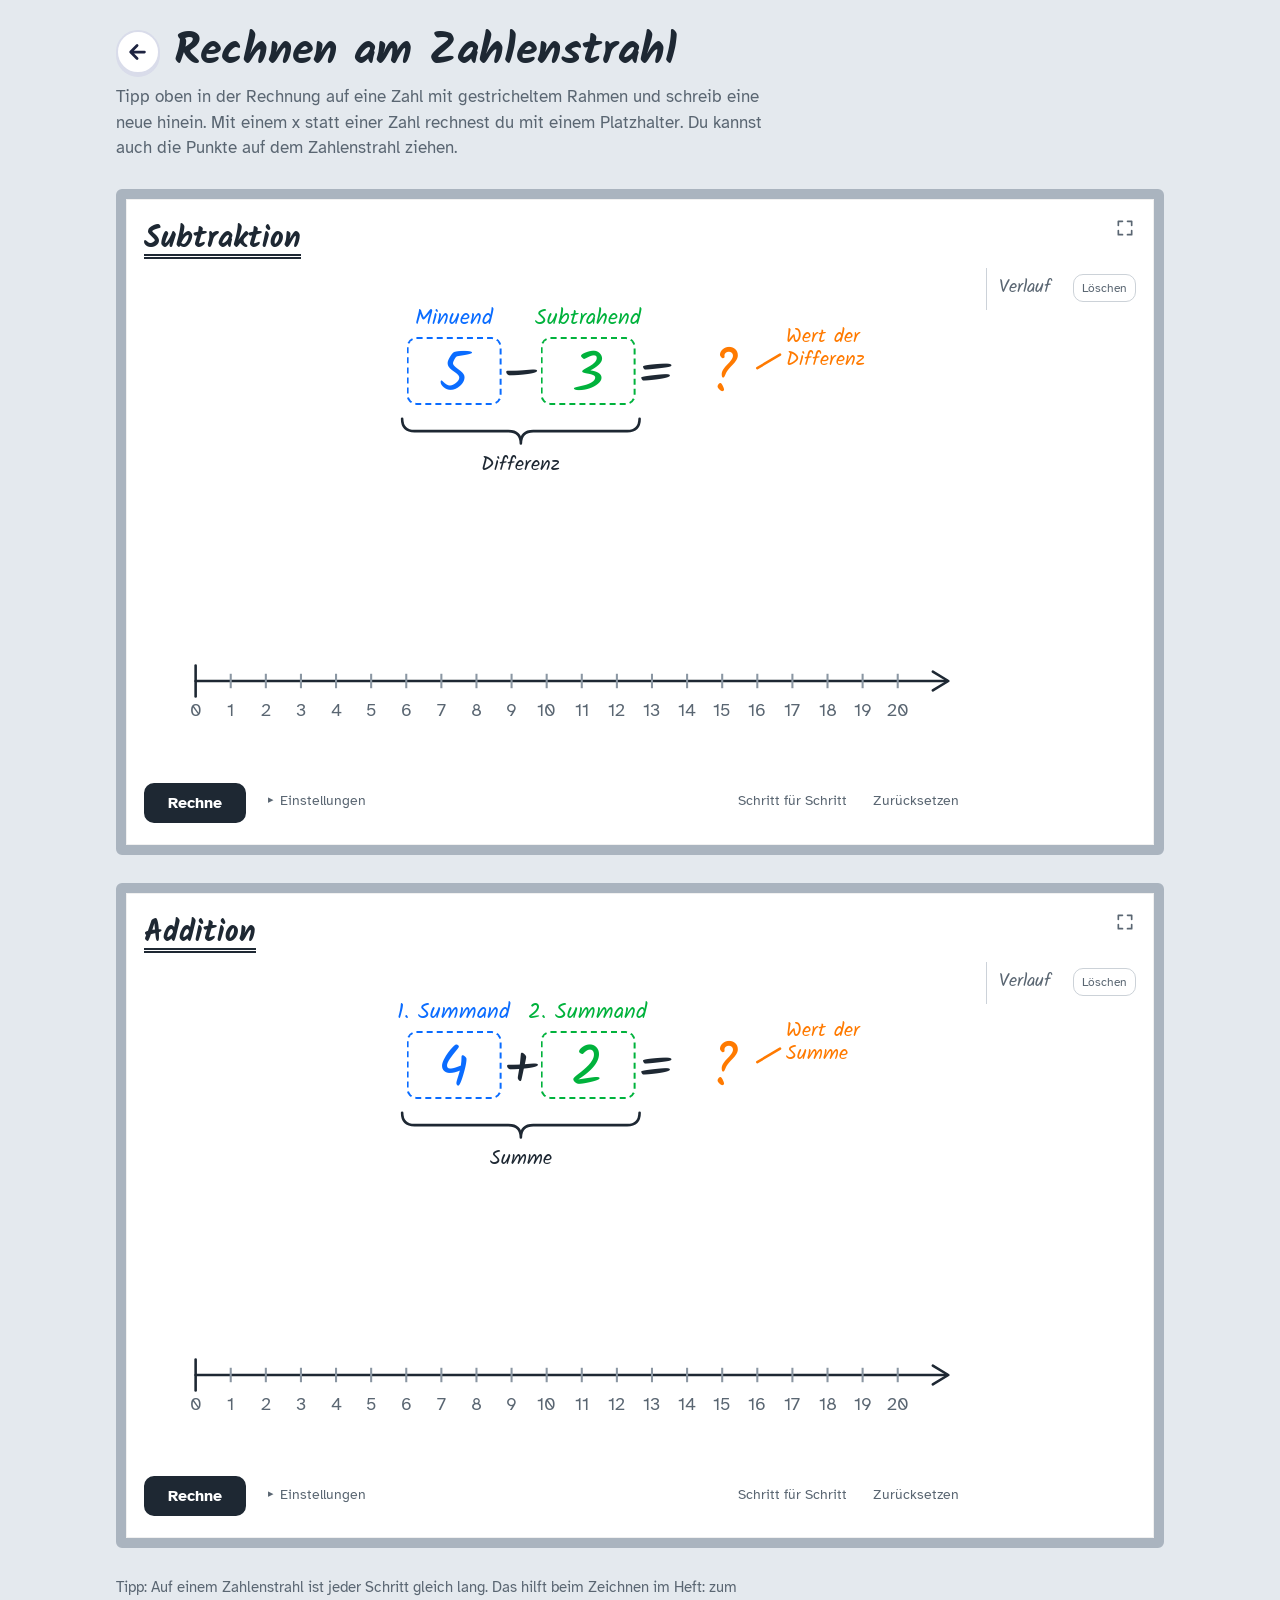
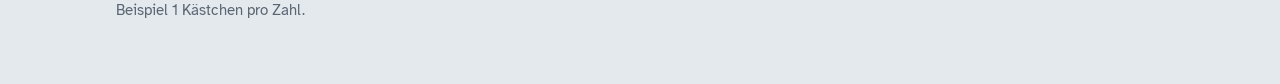
<file: lessons/math/rechnen-am-zahlenstrahl/index.html>
<!DOCTYPE html>
<html lang="de">
<head>
<meta charset="utf-8">
<meta name="viewport" content="width=device-width, initial-scale=1, viewport-fit=cover">
<title>Rechnen am Zahlenstrahl</title>
<link rel="stylesheet" href="../../../fonts/fonts.css">
<script src="../../../shared/back.js"></script>
<style>
:root{
  --bg:#E4E9EE; --board:#FFFFFF; --frame:#AAB4BF; --ink:#1E2833; --muted:#5A6672;
  --green:#2E8A57; --red:#C2352B; --blue:#2356B5; --btn:#EEF2F6; --btn-hover:#DFE6ED; --tick:#8A96A2;
  --ca:#0A6CFF; --cb:#00B23C; --cc:#FF7A00;
  color-scheme: light;
  box-sizing:border-box;
  padding-top:env(safe-area-inset-top,0px);
  padding-bottom:env(safe-area-inset-bottom,0px);
}
@media (prefers-color-scheme: dark){
  :root:not([data-theme="light"]){
    --bg:#121816; --board:#22302B; --frame:#7A6448; --ink:#ECF2EE; --muted:#A8B6AF;
    --green:#7DD9A3; --red:#FF8F80; --blue:#97BBFF; --btn:#2E3E38; --btn-hover:#3A4C45; --tick:#7F8F88;
    --ca:#3D9BFF; --cb:#2EE86B; --cc:#FF9A1F;
    color-scheme: dark;
  }
}
:root[data-theme="dark"]{
  --bg:#121816; --board:#22302B; --frame:#7A6448; --ink:#ECF2EE; --muted:#A8B6AF;
  --green:#7DD9A3; --red:#FF8F80; --blue:#97BBFF; --btn:#2E3E38; --btn-hover:#3A4C45; --tick:#7F8F88;
  --ca:#3D9BFF; --cb:#2EE86B; --cc:#FF9A1F;
  color-scheme: dark;
}
html{scroll-padding-top:env(safe-area-inset-top,0px)}
*,*::before,*::after{box-sizing:inherit}
body{
  margin:0; background:var(--bg); color:var(--ink);
  font-family:"Atkinson Hyperlegible", "Segoe UI", system-ui, -apple-system, sans-serif;
  font-size:17px; line-height:1.5;
}
main{max-width:1080px; margin:0 auto; padding:28px 16px 48px}
h1{
  font-family:"Kalam", "Comic Sans MS", "Bradley Hand", cursive;
  font-weight:700; font-size:clamp(30px,6vw,44px); line-height:1.1; margin:0 0 8px;
}
.titlerow{display:flex; align-items:center; gap:14px; margin:0 0 8px}
.titlerow h1{margin:0}
.lead{margin:0 0 28px; color:var(--muted); max-width:62ch}
.board{
  background:var(--board);
  border:10px solid var(--frame);
  border-radius:6px;
  padding:18px 18px 22px;
  margin:0 0 28px;
  box-shadow:inset 0 0 0 1px rgba(0,0,0,.06);
}
h2{
  font-family:"Kalam", "Comic Sans MS", "Bradley Hand", cursive;
  font-weight:700; font-size:30px; margin:0;
  text-decoration:underline double; text-underline-offset:7px; text-decoration-thickness:2px;
}
.svgwrap{overflow-x:auto}
svg.line{display:block; width:100%; min-width:320px; height:auto; touch-action:pan-y; user-select:none; -webkit-user-select:none}
svg text{font-family:"Kalam", "Comic Sans MS", "Bradley Hand", cursive; fill:var(--ink)}
.eq{font-size:54px; font-weight:400}
.name{font-size:21px}
.small{font-size:19px}
.tick{font-size:17px; fill:var(--muted); font-family:"Atkinson Hyperlegible", system-ui, sans-serif}
.tick.hi{fill:var(--ink); font-weight:700; font-size:21px}
.ink{stroke:var(--ink); fill:none; stroke-width:2.5; stroke-linecap:round; stroke-linejoin:round}
.tickline{stroke:var(--tick); stroke-width:2}
.dash{stroke:var(--green); stroke-width:2; stroke-dasharray:7 6; fill:none; opacity:.85}
.dash,.dot{transition:opacity .4s ease}
svg.nodash .dash, svg.nodash .dot{opacity:0}
.label{transition:opacity .3s ease}
svg.nolabels .label{opacity:0}
@media (prefers-reduced-motion: reduce){ .label{transition:none} }
@media (prefers-reduced-motion: reduce){ .dash,.dot{transition:none} }
.arc{fill:none; stroke-width:3.5; stroke-linecap:round}
.ghost .arc{stroke:var(--tick)}
.ghost polygon, .ghost circle, .ghost text{fill:var(--tick)}
.ghost .ghring{fill:var(--board); stroke:var(--tick); stroke-width:3.5}
svg.drafting .live{opacity:0 !important; pointer-events:none}
svg.noline .live, svg.noline .ghost{display:none}
svg.drafting .tick{fill:var(--muted) !important; font-weight:400 !important; font-size:17px !important}
.hop{fill:none; stroke-width:2.5; stroke-linecap:round}
.arclabel{font-size:30px; font-weight:700}
.xsol{font-size:32px; font-weight:700}
.hoplabel{font-size:16px; font-weight:700}
.ring{fill:var(--board); stroke:var(--ca); stroke-width:3.5}
.hit{fill:transparent; cursor:grab; touch-action:none; outline:none}
.hit:active{cursor:grabbing}
.focusring{fill:none; stroke:var(--green); stroke-width:3; opacity:0}
.handle:focus-visible .focusring{opacity:1}
.handle{outline:none}
.fa{fill:var(--ca)} .fb{fill:var(--cb)} .fc{fill:var(--cc)}
.sa{stroke:var(--ca)} .sb{stroke:var(--cb)} .sc{stroke:var(--cc)}
.tick.hi.hia{fill:var(--ca)} .tick.hi.hic{fill:var(--cc)}
@media (max-width:560px){ .tick.odd:not(.hi){display:none} }

.stage{position:relative; min-width:320px; container-type:inline-size}
.eqbox{
  position:absolute; transform:translateX(-50%); width:1.7em; font-size:6.75cqw;
  display:flex; flex-direction:column; align-items:stretch;
  border:2px dashed currentColor; border-radius:10px; overflow:hidden; background:var(--board);
}
.eqbox.ia{color:var(--ca)} .eqbox.ib{color:var(--cb)} .eqbox.ic{color:var(--cc)}
.eqbox:focus-within{border-style:solid}
.eqbox.bad{border-color:var(--red)}
.eqin{
  display:block; width:100%; height:1.15em;
  font-family:"Kalam", "Comic Sans MS", cursive; font-size:1em; line-height:1;
  text-align:center; color:inherit; background:transparent; border:0; border-radius:0;
  padding:.19em 0 0; margin:0; min-height:0; min-width:0; cursor:text;
}
.eqin:hover, .eqin:focus{outline:none; background:var(--btn)}
.eqbtn{
  display:block; width:100%; min-height:0; min-width:0;
  font:700 .42em/1 "Atkinson Hyperlegible", system-ui, sans-serif; height:1.19em;
  padding:0; margin:0; border:0; border-radius:0; color:inherit; cursor:pointer;
  background:color-mix(in srgb, currentColor 13%, transparent);
}
.eqbtn:hover:not(:disabled){background:color-mix(in srgb, currentColor 26%, transparent)}
.eqbtn:focus-visible{outline:3px solid currentColor; outline-offset:-4px}
.eqbtn:disabled{opacity:.3; cursor:not-allowed}
.eqbox:not(.open) .eqbtn{display:none}
.eqbox.open{margin-top:-.5em; z-index:2; box-shadow:0 6px 18px rgba(0,0,0,.22)}
.hint{color:var(--red); font-weight:700; min-height:1.5em; margin:4px 0 0; max-width:66ch}
.board{position:relative}
.fsbtn{
  position:absolute; top:10px; right:10px; min-width:38px; min-height:38px; padding:0;
  display:grid; place-items:center; color:var(--muted); background:transparent;
  border:1px solid transparent; border-radius:8px;
}
.fsbtn:hover:not(:disabled){background:var(--btn); color:var(--ink)}
.fsbtn svg{width:20px; height:20px; display:block}
.fsbtn .i-close{display:none}
.board.is-fs .fsbtn .i-open{display:none}
.board.is-fs .fsbtn .i-close{display:block}
.board.is-fs{
  margin:0; width:100%; height:100%; border-radius:0; overflow:auto;
  display:flex; flex-direction:column; background:var(--board);
  padding:max(14px, env(safe-area-inset-top, 0px)) 20px max(16px, env(safe-area-inset-bottom, 0px));
}
.board.pseudo{position:fixed; inset:0; z-index:100}
.board.is-fs .fsbtn{top:max(10px, env(safe-area-inset-top, 0px))}
.boardgrid{display:grid; grid-template-columns:minmax(0,1fr) 150px; gap:16px; align-items:start; margin-top:6px}
.board.is-fs .boardgrid{flex:1; grid-template-columns:minmax(0,1fr) 170px}
.board.is-fs .stage{max-width:calc((100vh - 200px) * 1.7); max-width:calc((100dvh - 200px) * 1.7); margin:0 auto}
.board.is-fs .histlist{max-height:calc(100dvh - 160px)}
@media (max-width:760px){ .board.is-fs .boardgrid{grid-template-columns:1fr} .board.is-fs .histlist{max-height:220px} }
.boardmain{min-width:0}
.history{border-left:1px solid color-mix(in srgb, var(--frame) 60%, transparent); padding-left:12px; min-width:0; color:var(--muted)}
.histhead{display:flex; align-items:center; justify-content:space-between; gap:8px; margin:6px 0 8px}
.history h3{font-family:"Kalam", "Comic Sans MS", cursive; font-weight:400; font-size:18px; margin:0; color:var(--muted)}
.histclear{min-height:28px; min-width:0; padding:0 8px; font-size:12px; color:var(--muted); background:transparent; border:1px solid color-mix(in srgb, var(--frame) 60%, transparent)}
.histlist{list-style:none; margin:0; padding:0; max-height:380px; overflow-y:auto; display:flex; flex-direction:column; gap:4px}
.histitem{
  display:block; width:100%; min-height:30px; text-align:left;
  font-family:"Kalam", "Comic Sans MS", cursive; font-size:17px; line-height:1.1;
  padding:3px 8px; background:transparent; border:1px solid transparent; border-radius:6px; color:var(--muted);
}
.histitem.active{color:var(--ink); background:var(--btn)}
@media (max-width:760px){
  .boardgrid{grid-template-columns:1fr}
  .history{border-left:0; border-top:2px dashed var(--frame); padding:10px 0 0}
  .histlist{max-height:220px}
}
.controls{display:flex; flex-wrap:wrap; gap:6px 12px; align-items:flex-start; font-size:14px; color:var(--muted)}
.controls .actions{margin-left:auto}
button{
  font:inherit; color:var(--ink); background:var(--btn);
  border:2px solid var(--frame); border-radius:10px;
  min-height:44px; min-width:44px; padding:0 14px; cursor:pointer;
}
button:hover:not(:disabled){background:var(--btn-hover)}
button:focus-visible{outline:3px solid var(--green); outline-offset:2px}
button:disabled{opacity:.4; cursor:not-allowed}
.actions{display:flex; gap:4px; flex-wrap:wrap}
button.calc{min-height:40px; min-width:0; padding:0 22px; font-size:16px; font-weight:700; color:var(--board); background:var(--ink); border:2px solid var(--ink); border-radius:10px}
button.calc:hover:not(:disabled){background:var(--ink); opacity:.85}
button.calc:disabled{opacity:.25; cursor:default}
button.quiet{min-height:36px; min-width:0; padding:0 10px; font-size:14px; color:var(--muted); background:transparent; border:1px solid transparent; border-radius:8px}
button.quiet:hover:not(:disabled){background:var(--btn); color:var(--ink)}
.settings summary{
  cursor:pointer; min-height:36px; display:inline-flex; align-items:center; gap:6px;
  padding:0 10px; border-radius:8px; list-style:none; user-select:none; -webkit-user-select:none;
}
.settings summary::-webkit-details-marker{display:none}
.settings summary::before{content:"▸"; font-size:11px; transition:transform .2s}
.settings[open] summary::before{transform:rotate(90deg)}
.settings summary:hover{background:var(--btn); color:var(--ink)}
.settings summary:focus-visible{outline:3px solid var(--green); outline-offset:2px}
.settings-panel{display:flex; flex-wrap:wrap; gap:0 18px; padding:2px 10px 0}
.switch{display:inline-flex; align-items:center; gap:8px; min-height:36px; cursor:pointer; user-select:none; -webkit-user-select:none}
.switch input{
  appearance:none; -webkit-appearance:none; position:relative; flex:none;
  width:34px; height:20px; margin:0; border-radius:10px; cursor:pointer;
  background:var(--btn); border:1.5px solid var(--frame); transition:background .2s;
}
.switch input::after{
  content:""; position:absolute; top:2px; left:2px; width:13px; height:13px; border-radius:50%;
  background:var(--muted); transition:transform .2s, background .2s;
}
.switch input:checked{background:var(--muted); border-color:var(--muted)}
.switch input:checked::after{transform:translateX(14px); background:var(--board)}
.switch input:focus-visible{outline:3px solid var(--green); outline-offset:2px}
@media (prefers-reduced-motion: reduce){ .switch input, .switch input::after{transition:none} }
@media (max-width:560px){ .actions{margin-left:0} }
.note{color:var(--muted); font-size:15px; max-width:66ch}
</style>
</head>
<body>
<main>
  <div class="titlerow">
    <appalapp-back></appalapp-back>
    <h1>Rechnen am Zahlenstrahl</h1>
  </div>
  <p class="lead">Tipp oben in der Rechnung auf eine Zahl mit gestricheltem Rahmen und schreib eine neue hinein. Mit einem x statt einer Zahl rechnest du mit einem Platzhalter. Du kannst auch die Punkte auf dem Zahlenstrahl ziehen.</p>

  <section class="board" id="board-sub" aria-labelledby="h-sub">
    <h2 id="h-sub">Subtraktion</h2>
    <div class="svgwrap" data-svg></div>
    <div class="controls" data-controls></div>
  </section>

  <section class="board" id="board-add" aria-labelledby="h-add">
    <h2 id="h-add">Addition</h2>
    <div class="svgwrap" data-svg></div>
    <div class="controls" data-controls></div>
  </section>

  <p class="note">Tipp: Auf einem Zahlenstrahl ist jeder Schritt gleich lang. Das hilft beim Zeichnen im Heft: zum Beispiel 1 Kästchen pro Zahl.</p>
</main>

<script>
(function(){
  const MAX = 20, U = 34, X0 = 50, Y = 400, H = 470;
  const NS = "http://www.w3.org/2000/svg";
  const reduce = window.matchMedia && window.matchMedia("(prefers-reduced-motion: reduce)").matches;
  const X = v => X0 + v * U;
  const ease = t => t < .5 ? 4*t*t*t : 1 - Math.pow(-2*t + 2, 3) / 2;
  const clamp = (v, lo, hi) => Math.max(lo, Math.min(hi, v));
  const scaleIn = t => t >= 1 ? 1 : Math.max(.001, (1 - Math.pow(1 - t, 3)) * (1 + .35 * Math.sin(Math.PI * t)));
  function el(tag, attrs, parent){
    const e = document.createElementNS(NS, tag);
    for (const k in attrs) e.setAttribute(k, attrs[k]);
    if (parent) parent.appendChild(e);
    return e;
  }
  function div(cls){ const d = document.createElement("div"); d.className = cls; return d; }

  const configs = [
    { id:"sub", sign:-1, opChar:"−", invChar:"+", a:5, b:3, cls:"sub",
      names:{a:"Minuend", b:"Subtrahend", c:"Wert der Differenz", c1:"Wert der", c2:"Differenz", brace:"Differenz"} },
    { id:"add", sign:1, opChar:"+", invChar:"−", a:4, b:2, cls:"add",
      names:{a:"1. Summand", b:"2. Summand", c:"Wert der Summe", c1:"Wert der", c2:"Summe", brace:"Summe"} }
  ];

  let running = false;
  const panels = configs.map(build);
  panels.forEach(p => render(p, performance.now()));

  /* ---------- building ---------- */

  function build(cfg){
    const root = document.getElementById("board-" + cfg.id);
    const p = Object.assign({}, cfg);
    p.def = {a:cfg.a, b:cfg.b};
    p.to = {a:cfg.a, b:cfg.b};
    p.disp = {a:cfg.a, b:cfg.b};
    p.from = {a:cfg.a, b:cfg.b};
    p.unk = "c";
    p.t0 = 0; p.dur = 0; p.step = null; p.seq = null; p.drag = null;

    const wrap = root.querySelector("[data-svg]");
    const stage = div("stage");
    wrap.appendChild(stage);
    const svg = el("svg", {viewBox:`0 0 800 ${H}`, class:"line nodash " + cfg.cls, role:"group",
      "aria-label":"Zahlenstrahl von 0 bis " + MAX});
    stage.appendChild(svg);
    p.svg = svg;
    p.hint = document.createElement("p");
    p.hint.className = "hint";
    p.hint.setAttribute("aria-live", "polite");
    wrap.after(p.hint);

    // dashed helper lines
    const gDash = el("g", {class:"live"}, svg);
    p.gLA = el("g", {}, gDash); p.dA = el("line", {class:"dash sa"}, p.gLA); p.dotA = el("circle", {r:3.5, class:"fa dot"}, p.gLA);
    p.gLB = el("g", {style:"display:none"}, gDash); p.dB = el("line", {class:"dash sb"}, p.gLB); p.dotB = el("circle", {r:3.5, class:"fb dot"}, p.gLB);
    p.gLC = el("g", {}, gDash); p.dC = el("line", {class:"dash sc"}, p.gLC); p.dotC = el("circle", {r:3.5, class:"fc dot"}, p.gLC);

    // names
    el("text", {x:300, y:54, "text-anchor":"middle", class:"name fa label"}, svg).textContent = cfg.names.a;
    el("text", {x:430, y:54, "text-anchor":"middle", class:"name fb label"}, svg).textContent = cfg.names.b;
    const tc = el("text", {x:622, y:72, class:"small fc label"}, svg);
    el("tspan", {x:622, dy:0}, tc).textContent = cfg.names.c1;
    el("tspan", {x:622, dy:22}, tc).textContent = cfg.names.c2;
    el("path", {d:"M616 84 L594 97", class:"ink sc label", "stroke-width":2}, svg);

    // equation (operator, equals sign, computed value)
    el("text", {x:365, y:119, "text-anchor":"middle", class:"eq"}, svg).textContent = cfg.opChar;
    el("text", {x:495, y:119, "text-anchor":"middle", class:"eq"}, svg).textContent = "=";
    p.tC = el("text", {x:562, y:119, "text-anchor":"middle", class:"eq fc"}, svg);
    p.tX = el("text", {x:622, y:142, class:"xsol"}, svg);

    // brace
    el("path", {d:"M250 146 Q250 158 262 158 L353 158 Q365 158 365 170 Q365 158 377 158 L468 158 Q480 158 480 146", class:"ink label", "stroke-width":2.2}, svg);
    el("text", {x:365, y:196, "text-anchor":"middle", class:"small label"}, svg).textContent = cfg.names.brace;

    // axis
    el("line", {x1:X(0), y1:Y-15, x2:X(0), y2:Y+15, class:"ink"}, svg);
    el("line", {x1:X(0), y1:Y, x2:778, y2:Y, class:"ink"}, svg);
    el("polyline", {points:`764,${Y-9} 779,${Y} 764,${Y+9}`, class:"ink"}, svg);
    p.ticks = [];
    for (let v = 0; v <= MAX; v++){
      if (v > 0) el("line", {x1:X(v), y1:Y-7, x2:X(v), y2:Y+7, class:"tickline"}, svg);
      const t = el("text", {x:X(v), y:Y+34, "text-anchor":"middle", class:"tick" + (v % 2 ? " odd" : "")}, svg);
      t.textContent = v;
      p.ticks.push(t);
    }
    p.xMark = el("text", {x:X(0), y:Y+64, "text-anchor":"middle", class:"xsol fa live"}, svg);
    p.xMark.textContent = "x";
    p.xMark.style.opacity = 0;

    // previous state, shown in grey while the new one is drawn
    p.gGhost = el("g", {class:"ghost"}, svg);
    p.gGhost.style.opacity = 0;
    p.ghArc = el("path", {class:"arc"}, p.gGhost);
    p.ghHead = el("polygon", {}, p.gGhost);
    p.ghLabel = el("text", {"text-anchor":"middle", class:"arclabel"}, p.gGhost);
    p.ghStart = el("circle", {r:9, class:"ghring"}, p.gGhost);
    p.ghEnd = el("circle", {r:10}, p.gGhost);
    p.ghost = null;

    // forward jump arrow
    p.gArc = el("g", {class:"live"}, svg);
    p.arc = el("path", {class:"arc sb"}, p.gArc);
    p.head = el("polygon", {class:"fb"}, p.gArc);
    p.arcLabel = el("text", {"text-anchor":"middle", class:"arclabel fb"}, p.gArc);
    // reverse arrow (Umkehraufgabe)
    p.gRev = el("g", {class:"live"}, svg);
    p.rarc = el("path", {class:"arc sb"}, p.gRev);
    p.rhead = el("polygon", {class:"fb"}, p.gRev);
    p.rlabel = el("text", {"text-anchor":"middle", class:"arclabel fb"}, p.gRev);

    p.gHops = el("g", {class:"live"}, svg);

    p.hStart = makeHandle(p, "start");
    p.hEnd = makeHandle(p, "end");

    svg.addEventListener("pointermove", e => { if (p.drag) onDrag(p, e); });
    const stop = () => {
      if (!p.drag) return;
      p.drag = null;
      const s = p.dragStart;
      if (s && (s.a !== p.to.a || s.b !== p.to.b)){ startSeq(p, p.to.a, s, p.dragUnk); markHist(p); }
      else if (p.ghost && p.dragGhost){ p.ghost.hold = performance.now() - p.ghost.t0; kick(); }
    };
    svg.addEventListener("pointerup", stop);
    svg.addEventListener("pointercancel", stop);

    // equation boxes
    p.btn = {}; p.inp = {}; p.box = {};
    makeBox(p, "a", 300, stage);
    makeBox(p, "b", 430, stage);
    makeBox(p, "c", 562, stage);

    // controls: quiet actions + collapsible settings
    const ctr = root.querySelector("[data-controls]");
    const mkSwitch = (text, on, fn) => {
      const l = document.createElement("label");
      l.className = "switch";
      l.innerHTML = `<input type="checkbox" role="switch"${on ? " checked" : ""}><span>${text}</span>`;
      const i = l.querySelector("input");
      i.addEventListener("change", () => fn(i.checked));
      return l;
    };
    const set = document.createElement("details");
    set.className = "settings";
    set.innerHTML = `<summary>Einstellungen</summary>`;
    const panel = div("settings-panel");
    p.keepGhost = false;
    const setLine = on => {
      const h = on ? H : 215;
      svg.setAttribute("viewBox", `0 0 800 ${h}`);
      svg.classList.toggle("noline", !on);
      ["a","b","c"].forEach(k => { p.box[k].style.top = (67 / h * 100) + "%"; });
    };
    panel.append(
      mkSwitch("Zahlenstrahl", true, setLine),
      mkSwitch("Hilfslinien", false, on => svg.classList.toggle("nodash", !on)),
      mkSwitch("Fachbegriffe", true, on => svg.classList.toggle("nolabels", !on)),
      mkSwitch("Vorgänger stehen lassen", false, on => {
        p.keepGhost = on;
        if (!on && p.ghost) p.ghost.hold = performance.now() - p.ghost.t0;
        kick();
      })
    );
    set.appendChild(panel);
    const act = div("actions");
    const bStep = document.createElement("button");
    bStep.type = "button"; bStep.className = "quiet"; bStep.textContent = "Schritt für Schritt";
    bStep.addEventListener("click", () => startSteps(p));
    const bReset = document.createElement("button");
    bReset.type = "button"; bReset.className = "quiet"; bReset.textContent = "Zurücksetzen";
    bReset.addEventListener("click", () => resetBlank(p));
    act.append(bStep, bReset);
    p.bCalc = document.createElement("button");
    p.bCalc.type = "button"; p.bCalc.className = "calc"; p.bCalc.textContent = "Rechne";
    p.bCalc.addEventListener("click", () => applyDraft(p));
    p.draft = null;
    ctr.append(p.bCalc, set, act);

    // layout with history
    const grid = div("boardgrid");
    const left = div("boardmain");
    left.append(wrap, p.hint, ctr);
    const aside = document.createElement("aside");
    aside.className = "history";
    aside.setAttribute("aria-label", "Verlauf der Gleichungen");
    aside.innerHTML = `<div class="histhead"><h3>Verlauf</h3><button type="button" class="histclear">Löschen</button></div><ol class="histlist"></ol>`;
    p.histList = aside.querySelector("ol");
    aside.querySelector(".histclear").addEventListener("click", () => {
      p.hist = p.blank ? [] : [{a:p.to.a, b:p.to.b, u:p.unk}];
      p.histActive = p.blank ? -1 : 0;
      renderHist(p);
    });
    grid.append(left, aside);
    root.appendChild(grid);

    // fullscreen toggle (real fullscreen where allowed, otherwise an overlay)
    const fsb = document.createElement("button");
    fsb.type = "button"; fsb.className = "fsbtn";
    fsb.setAttribute("aria-label", "Vollbild");
    const ic = (cls, d) => `<svg class="${cls}" viewBox="0 0 24 24" fill="none" stroke="currentColor" stroke-width="2" stroke-linecap="round" stroke-linejoin="round" aria-hidden="true"><path d="${d}"/></svg>`;
    fsb.innerHTML = ic("i-open", "M4 9V4h5M20 9V4h-5M4 15v5h5M20 15v5h-5") + ic("i-close", "M9 4v5H4M15 4v5h5M9 20v-5H4M15 20v-5h5");
    root.appendChild(fsb);
    const isReal = () => (document.fullscreenElement || document.webkitFullscreenElement) === root;
    const syncFs = () => {
      const on = isReal() || root.classList.contains("pseudo");
      root.classList.toggle("is-fs", on);
      fsb.setAttribute("aria-label", on ? "Vollbild beenden" : "Vollbild");
    };
    const leavePseudo = () => { root.classList.remove("pseudo"); document.body.style.overflow = ""; syncFs(); };
    fsb.addEventListener("click", async () => {
      if (isReal()){ (document.exitFullscreen || document.webkitExitFullscreen).call(document); return; }
      if (root.classList.contains("pseudo")){ leavePseudo(); return; }
      const req = root.requestFullscreen || root.webkitRequestFullscreen;
      try {
        if (!req) throw new Error("no fullscreen");
        await req.call(root);
      } catch (_){
        root.classList.add("pseudo");
        document.body.style.overflow = "hidden";
      }
      syncFs();
    });
    document.addEventListener("fullscreenchange", syncFs);
    document.addEventListener("webkitfullscreenchange", syncFs);
    document.addEventListener("keydown", e => {
      if (e.key === "Escape" && root.classList.contains("pseudo") && e.target.tagName !== "INPUT") leavePseudo();
    });
    p.hist = [];
    p.histActive = -1;
    p.blank = true;
    renderHist(p);

    syncControls(p);
    return p;
  }

  function makeHandle(p, which){
    const g = el("g", {class:"handle live", tabindex:0, role:"slider",
      "aria-label": which === "start" ? "Startpunkt: " + p.names.a : "Zielpunkt: " + p.names.c,
      "aria-valuemin":0, "aria-valuemax":MAX}, p.svg);
    el("circle", {r:18, class:"focusring"}, g);
    if (which === "start") el("circle", {r:9, class:"ring"}, g);
    else el("circle", {r:10, class:"fc"}, g);
    const hit = el("circle", {r:26, class:"hit"}, g);
    hit.addEventListener("pointerdown", e => {
      e.preventDefault();
      p.dragStart = {a:p.to.a, b:p.to.b};
      p.dragUnk = p.unk;
      p.dragGhost = false;
      p.drag = which;
      try { p.svg.setPointerCapture(e.pointerId); } catch(_){}
      onDrag(p, e);
    });
    g.addEventListener("keydown", e => {
      let d = 0;
      if (e.key === "ArrowRight" || e.key === "ArrowUp") d = 1;
      if (e.key === "ArrowLeft" || e.key === "ArrowDown") d = -1;
      if (!d) return;
      e.preventDefault();
      const cur = which === "start" ? p.to.a : p.to.a + p.sign * p.to.b;
      moveTo(p, which, cur + d, 500);
    });
    return {g};
  }

  function makeBox(p, k, x, stage){
    const box = div("eqbox i" + k);
    box.style.left = (x / 800 * 100) + "%";
    box.style.top = (67 / H * 100) + "%";
    const name = p.names[k];
    const plus = document.createElement("button");
    plus.type = "button"; plus.className = "eqbtn"; plus.textContent = "+";
    plus.setAttribute("aria-label", name + " um 1 vergrößern");
    const minus = document.createElement("button");
    minus.type = "button"; minus.className = "eqbtn"; minus.textContent = "−";
    minus.setAttribute("aria-label", name + " um 1 verkleinern");
    const inp = document.createElement("input");
    inp.className = "eqin";
    inp.type = "text";
    inp.maxLength = 2;
    inp.autocomplete = "off";
    inp.spellcheck = false;
    inp.setAttribute("autocapitalize", "off");
    inp.setAttribute("aria-label", name + ": Zahl oder x eingeben");

    plus.addEventListener("click", () => { stepSlot(p, k, +1); inp.value = slotStr(p, k); });
    minus.addEventListener("click", () => { stepSlot(p, k, -1); inp.value = slotStr(p, k); });
    [plus, minus].forEach(b => b.addEventListener("mousedown", e => e.preventDefault()));

    const commit = () => {
      const raw = inp.value.trim().toLowerCase();
      if (raw === "" || raw === slotStr(p, k)) return;
      if (raw === "x"){
        setDraft(p, cur(p).a, cur(p).b, k);
        return;
      }
      if (!/^\d{1,2}$/.test(raw)){ showHint(p, `Bitte eine ganze Zahl von 0 bis ${MAX} oder ein x eintippen.`, k); return; }
      const u = k === cur(p).u ? "c" : cur(p).u;
      const r = solve(p, k, parseInt(raw, 10), u);
      if (r.err){ showHint(p, r.err, k); return; }
      setDraft(p, r.a, r.b, u);
    };
    inp.addEventListener("input", () => { if (p.hint.textContent) showHint(p, ""); });
    inp.addEventListener("keydown", e => {
      if (e.key === "Enter"){
        e.preventDefault();
        commit();
        inp.value = slotStr(p, k);
        if (!p.hint.textContent){ applyDraft(p); inp.value = slotStr(p, k); box.classList.remove("open"); inp.blur(); }
        else inp.select();
      }
      else if (e.key === "ArrowUp" || e.key === "ArrowDown"){
        e.preventDefault();
        stepSlot(p, k, e.key === "ArrowUp" ? 1 : -1);
        inp.value = slotStr(p, k);
      }
    });
    inp.addEventListener("focus", () => { box.classList.add("open"); inp.select(); });
    inp.addEventListener("blur", () => {
      if (inp.value.trim().toLowerCase() !== slotStr(p, k)) commit();
      inp.value = slotStr(p, k);
      box.classList.remove("bad");
    });

    box.append(plus, inp, minus);
    box.addEventListener("pointerdown", () => box.classList.add("open"));
    document.addEventListener("pointerdown", e => { if (!box.contains(e.target)) box.classList.remove("open"); });
    box.addEventListener("focusout", e => { if (e.relatedTarget && !box.contains(e.relatedTarget)) box.classList.remove("open"); });
    box.addEventListener("keydown", e => {
      if (e.key === "Escape"){ inp.value = slotStr(p, k); box.classList.remove("open"); inp.blur(); }
    });
    stage.appendChild(box);
    p.btn[k] = {plus, minus};
    p.inp[k] = inp;
    p.box[k] = box;
  }

  /* ---------- logic ---------- */

  function cur(p){ return p.draft || {a:p.to.a, b:p.to.b, u:p.unk}; }
  function slotVal(p, k){ const s = cur(p); return k === "a" ? s.a : k === "b" ? s.b : s.a + p.sign * s.b; }
  function slotStr(p, k){ return k === cur(p).u ? "x" : String(slotVal(p, k)); }

  // Set slot k to v while unknown u is computed from the other two slots.
  function solve(p, k, v, u){
    const S = p.sign;
    const s0 = cur(p);
    let a = s0.a, b = s0.b, c = a + S * b;
    if (v < 0) return {err:"Bitte keine Zahl kleiner als 0."};
    if (v > MAX) return {err:`Unser Zahlenstrahl geht nur bis ${MAX}.`};
    if (k === "a") a = v; else if (k === "b") b = v; else c = v;
    if (u === "c"){
      c = a + S * b;
      if (S < 0 && b > a) return {err: k === "a"
        ? `Der Minuend muss mindestens so groß sein wie der Subtrahend (${b}). Sonst würdest du links an der 0 vorbeispringen.`
        : `Der Subtrahend darf nicht größer sein als der Minuend (${a}). Sonst würdest du links an der 0 vorbeispringen.`};
      if (S > 0 && c > MAX) return {err:`Die Summe wäre ${c}. Unser Zahlenstrahl geht aber nur bis ${MAX}.`};
    } else if (u === "a"){
      a = c - S * b;
      if (a > MAX) return {err:`Dann wäre x = ${a}. Unser Zahlenstrahl geht aber nur bis ${MAX}.`};
      if (a < 0) return {err:`x + ${b} = ${c} hat hier keine Lösung, weil ${b} schon größer ist als ${c}.`};
    } else {
      b = S * (c - a);
      if (b < 0) return {err: S < 0
        ? `${a} − x = ${c} hat hier keine Lösung: Durch Abziehen kommst du von ${a} nicht auf die größere Zahl ${c}.`
        : `${a} + x = ${c} hat hier keine Lösung: Durch Addieren kommst du von ${a} nicht auf die kleinere Zahl ${c}.`};
    }
    return {a, b};
  }

  function stepSlot(p, k, d){
    const u = cur(p).u;
    if (k === u) return;
    const r = solve(p, k, slotVal(p, k) + d, u);
    if (r.err){ showHint(p, r.err, k); return; }
    setDraft(p, r.a, r.b, u);
  }

  // Changes in the equation are only a draft until „Rechne“ is pressed.
  function setDraft(p, a, b, u){
    p.draft = (a === p.to.a && b === p.to.b && u === p.unk) ? null : {a, b, u};
    if (p.draft && !p.draftGhost && !p.blank){ p.draftGhost = true; setGhost(p, {a:p.to.a, b:p.to.b}, p.unk, 1e9, true); }
    else if (!p.draft && p.draftGhost){ p.draftGhost = false; p.ghost = null; p.gGhost.style.opacity = 0; }
    showHint(p, "");
    ["a","b","c"].forEach(k => { if (document.activeElement !== p.inp[k]) p.inp[k].value = slotStr(p, k); });
    syncControls(p);
    kick();
  }

  // Nothing drawn yet (start / after „Zurücksetzen“): the first „Rechne“ draws without a grey predecessor.
  function drawFresh(p, a, b, u, hist){
    p.blank = false; p.draft = null; p.draftGhost = false;
    p.ghost = null; p.gGhost.style.opacity = 0;
    p.to = {a, b}; p.unk = u; p.disp = {a, b}; p.from = {a, b};
    p.dur = 0; p.step = null;
    startSeq(p, a, null, null);
    if (hist) markHist(p);
    showHint(p, "");
    ["a","b","c"].forEach(k => { if (document.activeElement !== p.inp[k]) p.inp[k].value = slotStr(p, k); });
    syncControls(p);
    kick();
  }

  function resetBlank(p){
    p.draft = null; p.draftGhost = false; p.seq = null; p.step = null; p.pendingHist = false;
    p.ghost = null; p.gGhost.style.opacity = 0;
    p.to = {a:p.def.a, b:p.def.b}; p.unk = "c";
    p.disp = {a:p.def.a, b:p.def.b}; p.from = {a:p.def.a, b:p.def.b}; p.dur = 0;
    p.blank = true;
    p.histActive = -1;
    renderHist(p);
    showHint(p, "");
    ["a","b","c"].forEach(k => { if (document.activeElement !== p.inp[k]) p.inp[k].value = slotStr(p, k); });
    syncControls(p);
    kick();
  }

  function applyDraft(p){
    if (p.blank){
      const d = p.draft || {a:p.to.a, b:p.to.b, u:p.unk};
      drawFresh(p, d.a, d.b, d.u, true);
      return;
    }
    if (!p.draft) return;
    const d = p.draft;
    p.draft = null;
    p.draftGhost = false;
    setTarget(p, d.a, d.b, 900, d.u);
  }

  function onDrag(p, e){
    const pt = p.svg.createSVGPoint();
    pt.x = e.clientX; pt.y = e.clientY;
    const x = pt.matrixTransform(p.svg.getScreenCTM().inverse()).x;
    moveTo(p, p.drag, Math.round((x - X0) / U), 260);
  }

  function moveTo(p, which, v, dur){
    let a = p.to.a, b = p.to.b;
    if (which === "start"){
      a = p.sign < 0 ? clamp(v, b, MAX) : clamp(v, 0, MAX - b);
    } else {
      if (p.sign < 0){ const c = clamp(v, 0, a); b = a - c; }
      else { const c = clamp(v, a, MAX); b = c - a; }
    }
    setTarget(p, a, b, dur);
  }

  function setTarget(p, a, b, dur, unk){
    if (p.draft){ p.draft = null; syncControls(p); kick(); }
    if (p.draftGhost){ p.draftGhost = false; if (p.ghost) p.ghost.hold = performance.now() - p.ghost.t0; }
    const nu = unk || p.unk;
    if (a === p.to.a && b === p.to.b && nu === p.unk && !p.step) return;
    const fromA = p.disp.a, old = p.to, oldUnk = p.unk;
    p.from = {a:p.disp.a, b:p.disp.b};
    p.to = {a, b};
    p.unk = nu;
    p.t0 = performance.now();
    p.dur = reduce ? 0 : dur;
    p.step = null;
    p.seq = null;
    if (!p.drag) startSeq(p, fromA, old, oldUnk);
    if (p.drag && !p.dragGhost){ p.dragGhost = true; setGhost(p, p.dragStart, p.dragUnk, 1e9); }
    if (!p.drag && !p.restoring && p.hist) markHist(p);
    showHint(p, "");
    ["a","b","c"].forEach(k => { if (document.activeElement !== p.inp[k]) p.inp[k].value = slotStr(p, k); });
    syncControls(p);
    kick();
  }

  // Order of drawing depends on which slot is the placeholder x.
  function startSeq(p, fromA, old, oldUnk){
    if (reduce || p.svg.classList.contains("noline")){ p.seq = null; p.dur = 0; setGhost(p, old, oldUnk, 1500); kick(); return; }
    const TB = p.to.b === 0 ? 300 : clamp(350 + 110 * p.to.b, 500, 1800);
    const lines = !p.svg.classList.contains("nodash");
    let phases;
    if (p.unk === "a"){
      phases = lines ? [["LC",450],["C",500],["R",TB],["A",500],["LA",450],["X",700]]
                     : [["C",500],["R",TB],["A",500],["X",700]];
      fromA = p.to.a;
    } else if (p.unk === "b"){
      phases = lines ? [["LA",450],["A",500],["LC",450],["C",500],["F",TB]]
                     : [["A",500],["C",500],["F",TB]];
    } else {
      phases = lines ? [["LA",450],["A",500],["F",TB],["C",500],["LC",450],["V",300]]
                     : [["A",500],["F",TB],["C",500]];
    }
    phases = phases.map(([k, d]) => [k, d * 1.7]);
    p.seq = {t0:performance.now(), fromA, phases, lines};
    setGhost(p, old, oldUnk, phases.reduce((s, x) => s + x[1], 0) + 700);
    p.dur = 0;
    p.step = null;
    kick();
  }

  function geom(xs, xe){
    const dist = Math.abs(xe - xs);
    if (dist < 3) return {d:"", head:"", lx:xs, ly:Y - 48};
    const h = Math.min(140, 34 + dist * 0.3);
    return {
      d:`M${xs},${Y-10} C${xs},${Y-10-h} ${xe},${Y-10-h} ${xe},${Y-14}`,
      head:`${xe-8},${Y-28} ${xe+8},${Y-28} ${xe},${Y-11}`,
      lx:(xs + xe) / 2, ly:Y - 10 - 0.75 * h - 12
    };
  }

  function setGhost(p, old, oldUnk, hold, force){
    if (!old || (!force && old.a === p.to.a && old.b === p.to.b)) return;
    const xs = X(old.a), xe = X(old.a + p.sign * old.b);
    const g = geom(xs, xe);
    p.ghArc.setAttribute("d", g.d);
    p.ghHead.setAttribute("points", g.head);
    p.ghLabel.setAttribute("x", g.lx);
    p.ghLabel.setAttribute("y", g.ly);
    p.ghLabel.textContent = p.opChar + (oldUnk === "b" ? "x" : old.b);
    p.ghStart.setAttribute("cx", xs); p.ghStart.setAttribute("cy", Y);
    p.ghEnd.setAttribute("cx", xe); p.ghEnd.setAttribute("cy", Y);
    p.ghost = {t0:performance.now(), hold};
  }

  function startSteps(p){
    if (p.pendingHist){ p.pendingHist = false; addHist(p); }
    p.seq = null;
    p.disp = {a:p.to.a, b:p.to.b};
    p.dur = 0;
    p.step = {t0:performance.now(), n:p.to.b, a0:p.to.a, dir:p.sign};
    kick();
  }

  function showHint(p, msg, k){
    p.hint.textContent = msg;
    ["a","b","c"].forEach(s => p.box[s].classList.toggle("bad", !!msg && s === k));
  }

  function syncControls(p){
    const U0 = cur(p).u;
    ["a","b","c"].forEach(k => {
      const {plus, minus} = p.btn[k];
      if (k === U0){ plus.disabled = minus.disabled = true; return; }
      const v = slotVal(p, k);
      plus.disabled = !!solve(p, k, v + 1, U0).err;
      minus.disabled = v <= 0 || !!solve(p, k, v - 1, U0).err;
    });
    if (p.bCalc) p.bCalc.disabled = !p.draft && !p.blank;
    p.hStart.g.setAttribute("aria-valuenow", p.to.a);
    p.hEnd.g.setAttribute("aria-valuenow", p.to.a + p.sign * p.to.b);
  }

  /* ---------- history ---------- */

  function markHist(p){
    if (p.seq) p.pendingHist = true;
    else { p.pendingHist = false; addHist(p); }
  }

  function addHist(p){
    const {a, b} = p.to, u = p.unk;
    const top = p.hist[0];
    if (!(top && top.a === a && top.b === b && top.u === u)){
      p.hist.unshift({a, b, u});
      if (p.hist.length > 40) p.hist.pop();
    }
    p.histActive = 0;
    renderHist(p);
  }

  function renderHist(p){
    p.histList.textContent = "";
    p.hist.forEach((h, i) => {
      const li = document.createElement("li");
      const btn = document.createElement("button");
      btn.type = "button";
      btn.className = "histitem" + (i === p.histActive ? " active" : "");
      const c = h.a + p.sign * h.b;
      const sa = h.u === "a" ? "x" : h.a, sb = h.u === "b" ? "x" : h.b;
      btn.textContent = `${sa} ${p.opChar} ${sb} = ${c}`;
      btn.setAttribute("aria-label", `${sa} ${p.sign < 0 ? "minus" : "plus"} ${sb} gleich ${c} wieder anzeigen`);
      if (i === p.histActive) btn.setAttribute("aria-current", "true");
      btn.addEventListener("click", () => {
        if (p.blank){ p.pendingHist = false; drawFresh(p, h.a, h.b, h.u, false); p.histActive = i; renderHist(p); return; }
        p.pendingHist = false;
        if (p.draft){ p.draft = null; syncControls(p); }
        if (p.draftGhost){ p.draftGhost = false; if (p.ghost) p.ghost.hold = performance.now() - p.ghost.t0; }
        if (h.a === p.to.a && h.b === p.to.b && h.u === p.unk){
          startSeq(p, p.to.a);
        } else {
          p.restoring = true;
          setTarget(p, h.a, h.b, 900, h.u);
          p.restoring = false;
        }
        p.histActive = i;
        renderHist(p);
      });
      li.appendChild(btn);
      p.histList.appendChild(li);
    });
  }

  /* ---------- drawing ---------- */

  function reveal(path, t){
    if (t < 1){
      path.setAttribute("pathLength", 1);
      path.style.strokeDasharray = "1 1";
      path.style.strokeDashoffset = 1 - ease(t);
    } else {
      path.removeAttribute("pathLength");
      path.style.strokeDasharray = "";
      path.style.strokeDashoffset = "";
    }
  }

  function render(p, now){
    p.svg.classList.toggle("drafting", !!p.draft || !!p.blank);
    let busy = false;
    const pr = {A:1, F:1, C:1, R:1, X:1, LA:1, LB:1, LC:1, V:1};
    const L = !!(p.seq && p.seq.lines);
    const inSeq = !!p.seq;
    if (p.seq){
      const s = p.seq, e = now - s.t0;
      let t = 0;
      for (const [k, d] of s.phases){ pr[k] = clamp((e - t) / d, 0, 1); t += d; }
      p.disp.a = s.fromA + (p.to.a - s.fromA) * ease(pr.A);
      p.disp.b = p.to.b;
      if (e >= t){
        p.seq = null;
        if (p.pendingHist){ p.pendingHist = false; addHist(p); }
      } else busy = true;
    } else if (p.dur > 0 && now - p.t0 < p.dur){
      const t = ease((now - p.t0) / p.dur);
      p.disp.a = p.from.a + (p.to.a - p.from.a) * t;
      p.disp.b = p.from.b + (p.to.b - p.from.b) * t;
      busy = true;
    } else {
      p.disp.a = p.to.a; p.disp.b = p.to.b;
    }

    const u = p.unk, S = p.sign;
    const a = p.disp.a, b = p.disp.b;
    const c = inSeq ? p.to.a + S * p.to.b : a + S * b;
    const xs = X(a), xe = X(c);
    const ra = Math.round(a), rb = Math.round(b), rc = inSeq ? c : ra + S * rb;
    const pX = u === "c" ? 1 : pr.X;

    // equation
    const D = p.draft;
    const show = D ? {a: D.u === "a" ? "x" : D.a, b: D.u === "b" ? "x" : D.b, c: D.a + S * D.b}
                   : {a: u === "a" ? "x" : ra, b: u === "b" ? "x" : rb, c: rc};
    const ue = D ? D.u : u;
    ["a","b","c"].forEach(k => { if (document.activeElement !== p.inp[k]) p.inp[k].value = show[k]; });
    p.box.c.style.display = ue === "c" ? "none" : "";
    p.tC.style.display = ue === "c" ? "" : "none";
    p.tC.textContent = (!D && !p.blank && pr.C > 0 && pr.V > 0) ? rc : "?";
    p.tX.style.opacity = 0;

    // arrows
    const dist = Math.abs(xe - xs);
    let lx, ly;
    if (dist < 3){
      p.arc.setAttribute("d", ""); p.rarc.setAttribute("d", "");
      p.head.setAttribute("points", ""); p.rhead.setAttribute("points", "");
      lx = xs; ly = Y - 48;
    } else {
      const h = Math.min(140, 34 + dist * 0.3);
      p.arc.setAttribute("d", `M${xs},${Y-10} C${xs},${Y-10-h} ${xe},${Y-10-h} ${xe},${Y-14}`);
      p.head.setAttribute("points", `${xe-8},${Y-28} ${xe+8},${Y-28} ${xe},${Y-11}`);
      p.rarc.setAttribute("d", `M${xe},${Y-10} C${xe},${Y-10-h} ${xs},${Y-10-h} ${xs},${Y-14}`);
      p.rhead.setAttribute("points", `${xs-8},${Y-28} ${xs+8},${Y-28} ${xs},${Y-11}`);
      lx = (xs + xe) / 2; ly = Y - 10 - 0.75 * h - 12;
    }
    p.arcLabel.setAttribute("x", lx); p.arcLabel.setAttribute("y", ly);
    p.rlabel.setAttribute("x", lx); p.rlabel.setAttribute("y", ly);
    p.arcLabel.textContent = p.opChar + (u === "b" ? "x" : rb);
    p.rlabel.textContent = p.invChar + rb;

    let fT, fO, rT, rO, bO;
    if (u === "a"){ fT = 1; fO = pr.X; rT = pr.R; rO = pr.R > 0 ? 1 - pr.X : 0; bO = pr.R; }
    else { fT = pr.F; fO = 1; rT = 0; rO = 0; bO = pr.F; }
    reveal(p.arc, fT);
    p.arc.style.opacity = fO;
    p.head.style.opacity = fO * clamp((fT - .85) / .15, 0, 1);
    p.arcLabel.style.opacity = fO * fT;
    reveal(p.rarc, rT);
    p.rarc.style.opacity = rO;
    p.rhead.style.opacity = rO * clamp((rT - .85) / .15, 0, 1);
    p.rlabel.style.opacity = rO * rT;

    // dashed connectors: given numbers are drawn down to the line, the result is drawn back up
    const tops = {A:[300, 134], B:[430, 134], C:[562, u === "c" ? 123 : 134]};
    const bots = {A:[xs, Y - 20], B:[lx, ly - 26], C:[xe, Y - 32]};
    const unkKey = {a:"A", b:"B", c:"C"}[u];
    const conn = (key, l, dt, g, plainOp) => {
      const [x1, y1] = tops[key], [x2, y2] = bots[key];
      const t = L ? ease(pr["L" + key]) : 1;
      const up = key === unkKey;
      if (up) line(l, x2, y2, x2 + (x1 - x2) * t, y2 + (y1 - y2) * t);
      else line(l, x1, y1, x1 + (x2 - x1) * t, y1 + (y2 - y1) * t);
      dot(dt, x2, y2);
      dt.setAttribute("opacity", (up || t >= 1) ? 1 : 0);
      g.style.opacity = L ? (pr["L" + key] > 0 ? 1 : 0) : plainOp;
    };
    conn("A", p.dA, p.dotA, p.gLA, pr.A);
    conn("C", p.dC, p.dotC, p.gLC, pr.C);

    // points
    const sS = u === "a" ? scaleIn(pr.A) : 1 + .45 * Math.sin(Math.PI * pr.A);
    p.hStart.g.setAttribute("transform", `translate(${xs},${Y}) scale(${sS})`);
    p.hEnd.g.setAttribute("transform", `translate(${xe},${Y}) scale(${scaleIn(pr.C)})`);

    // tick labels
    const showA = pr.A > 0 && u !== "a", showC = pr.C > 0;
    p.ticks.forEach((t, v) => {
      const isA = showA && v === ra, isC = showC && v === rc;
      t.classList.toggle("hi", isA || isC);
      t.classList.toggle("hia", isA && !isC);
      t.classList.toggle("hic", isC);
    });
    if (u === "a"){ p.xMark.setAttribute("x", xs); p.xMark.style.opacity = pr.A; }
    else p.xMark.style.opacity = 0;

    // step-by-step hops
    p.gHops.textContent = "";
    if (p.step){
      const s = p.step;
      const T = reduce ? s.n : (now - s.t0) / 650;
      p.gArc.style.opacity = .2;
      p.gRev.style.opacity = .2;
      for (let i = 0; i < s.n && i < T; i++){
        const f = Math.min(1, T - i);
        const x1 = X(s.a0 + s.dir * i), x2 = X(s.a0 + s.dir * (i + 1));
        el("path", {d:`M${x1},${Y-6} Q${(x1+x2)/2},${Y-62} ${x2},${Y-6}`,
          class:"hop sb", pathLength:1, "stroke-dasharray":"1 1", "stroke-dashoffset":1 - f}, p.gHops);
        const lab = el("text", {x:(x1+x2)/2, y:Y-40, "text-anchor":"middle", class:"hoplabel fb", opacity:f}, p.gHops);
        lab.textContent = i + 1;
      }
      if (T < s.n) busy = true;
    } else {
      p.gArc.style.opacity = 1;
      p.gRev.style.opacity = 1;
    }
    if (p.ghost){
      const e = now - p.ghost.t0, FADE = reduce ? 1 : 1400;
      let o = .55;
      if (!p.keepGhost && e > p.ghost.hold) o = .55 * (1 - (e - p.ghost.hold) / FADE);
      if (o <= 0){ p.ghost = null; o = 0; } else if (!p.keepGhost) busy = true;
      p.gGhost.style.opacity = o;
    }
    return busy;
  }

  function line(l, x1, y1, x2, y2){
    l.setAttribute("x1", x1); l.setAttribute("y1", y1);
    l.setAttribute("x2", x2); l.setAttribute("y2", y2);
  }
  function dot(c, x, y){ c.setAttribute("cx", x); c.setAttribute("cy", y); }

  function kick(){ if (!running){ running = true; requestAnimationFrame(tick); } }
  function tick(now){
    let any = false;
    panels.forEach(p => { if (render(p, now)) any = true; });
    if (any) requestAnimationFrame(tick); else running = false;
  }
})();
</script>
</body>
</html>
</file>
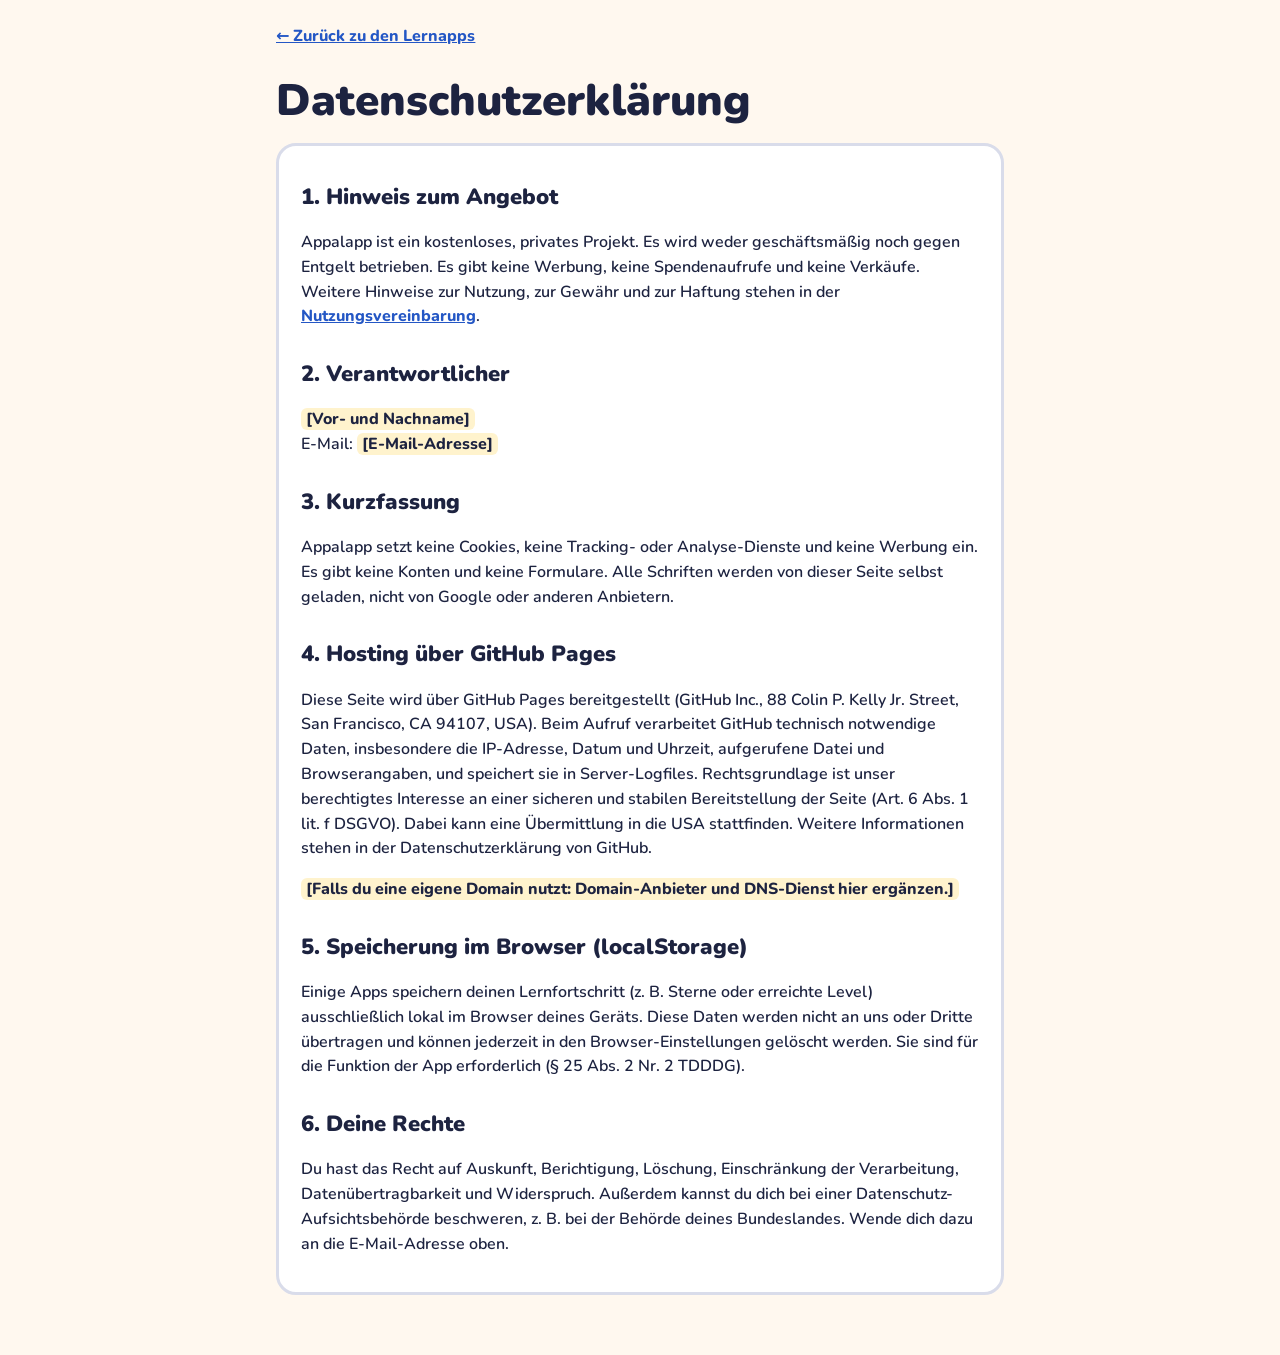
<file: datenschutz.html>
<!DOCTYPE html>
<html lang="de">
<head>
<meta charset="utf-8">
<meta name="viewport" content="width=device-width, initial-scale=1">
<title>Datenschutz – Appalapp</title>
<meta name="robots" content="noindex">
<link rel="icon" type="image/svg+xml" href="logo.svg">
<link rel="stylesheet" href="fonts/fonts.css">
<style>
  :root{--ink:#1d2340;--muted:#5b6180;--bg:#fff8ef;--line:#d9dcea;--blue:#2457c5}
  *{box-sizing:border-box}
  body{margin:0;background:var(--bg);color:var(--ink);font-family:Nunito,system-ui,-apple-system,sans-serif;line-height:1.55}
  .wrap{max-width:760px;margin:0 auto;padding:24px 16px 60px}
  a{color:var(--blue);font-weight:800}
  h1{font-size:clamp(30px,6vw,44px);font-weight:900;margin:18px 0 8px}
  h2{font-size:22px;font-weight:900;margin:28px 0 6px}
  p,li{font-weight:600}
  .card{background:#fff;border:3px solid var(--line);border-radius:20px;padding:6px 22px 20px}
  .todo{background:#fff3cd;border-radius:6px;padding:0 5px;font-weight:800}
  .note{background:#eef3ff;border:2px solid #c9d6f5;border-radius:14px;padding:10px 14px;font-weight:700;margin:14px 0}
</style>
</head>
<body>
<div class="wrap">
<a href="index.html">← Zurück zu den Lernapps</a>
<h1>Datenschutzerklärung</h1>
<div class="card">
<h2>1. Hinweis zum Angebot</h2>
<p>Appalapp ist ein kostenloses, privates Projekt. Es wird weder geschäftsmäßig noch gegen Entgelt betrieben. Es gibt keine Werbung, keine Spendenaufrufe und keine Verkäufe. Weitere Hinweise zur Nutzung, zur Gewähr und zur Haftung stehen in der <a href="nutzungsvereinbarung.html">Nutzungsvereinbarung</a>.</p>

<h2>2. Verantwortlicher</h2>
<p><span class="todo">[Vor- und Nachname]</span><br>
E-Mail: <span class="todo">[E-Mail-Adresse]</span></p>

<h2>3. Kurzfassung</h2>
<p>Appalapp setzt keine Cookies, keine Tracking- oder Analyse-Dienste und keine Werbung ein. Es gibt keine Konten und keine Formulare. Alle Schriften werden von dieser Seite selbst geladen, nicht von Google oder anderen Anbietern.</p>

<h2>4. Hosting über GitHub Pages</h2>
<p>Diese Seite wird über GitHub Pages bereitgestellt (GitHub Inc., 88 Colin P. Kelly Jr. Street, San Francisco, CA 94107, USA). Beim Aufruf verarbeitet GitHub technisch notwendige Daten, insbesondere die IP-Adresse, Datum und Uhrzeit, aufgerufene Datei und Browserangaben, und speichert sie in Server-Logfiles. Rechtsgrundlage ist unser berechtigtes Interesse an einer sicheren und stabilen Bereitstellung der Seite (Art. 6 Abs. 1 lit. f DSGVO). Dabei kann eine Übermittlung in die USA stattfinden. Weitere Informationen stehen in der Datenschutzerklärung von GitHub.</p>
<p><span class="todo">[Falls du eine eigene Domain nutzt: Domain-Anbieter und DNS-Dienst hier ergänzen.]</span></p>

<h2>5. Speicherung im Browser (localStorage)</h2>
<p>Einige Apps speichern deinen Lernfortschritt (z. B. Sterne oder erreichte Level) ausschließlich lokal im Browser deines Geräts. Diese Daten werden nicht an uns oder Dritte übertragen und können jederzeit in den Browser-Einstellungen gelöscht werden. Sie sind für die Funktion der App erforderlich (§ 25 Abs. 2 Nr. 2 TDDDG).</p>

<h2>6. Deine Rechte</h2>
<p>Du hast das Recht auf Auskunft, Berichtigung, Löschung, Einschränkung der Verarbeitung, Datenübertragbarkeit und Widerspruch. Außerdem kannst du dich bei einer Datenschutz-Aufsichtsbehörde beschweren, z. B. bei der Behörde deines Bundeslandes. Wende dich dazu an die E-Mail-Adresse oben.</p>
</div>
</div>
</body>
</html>
</file>
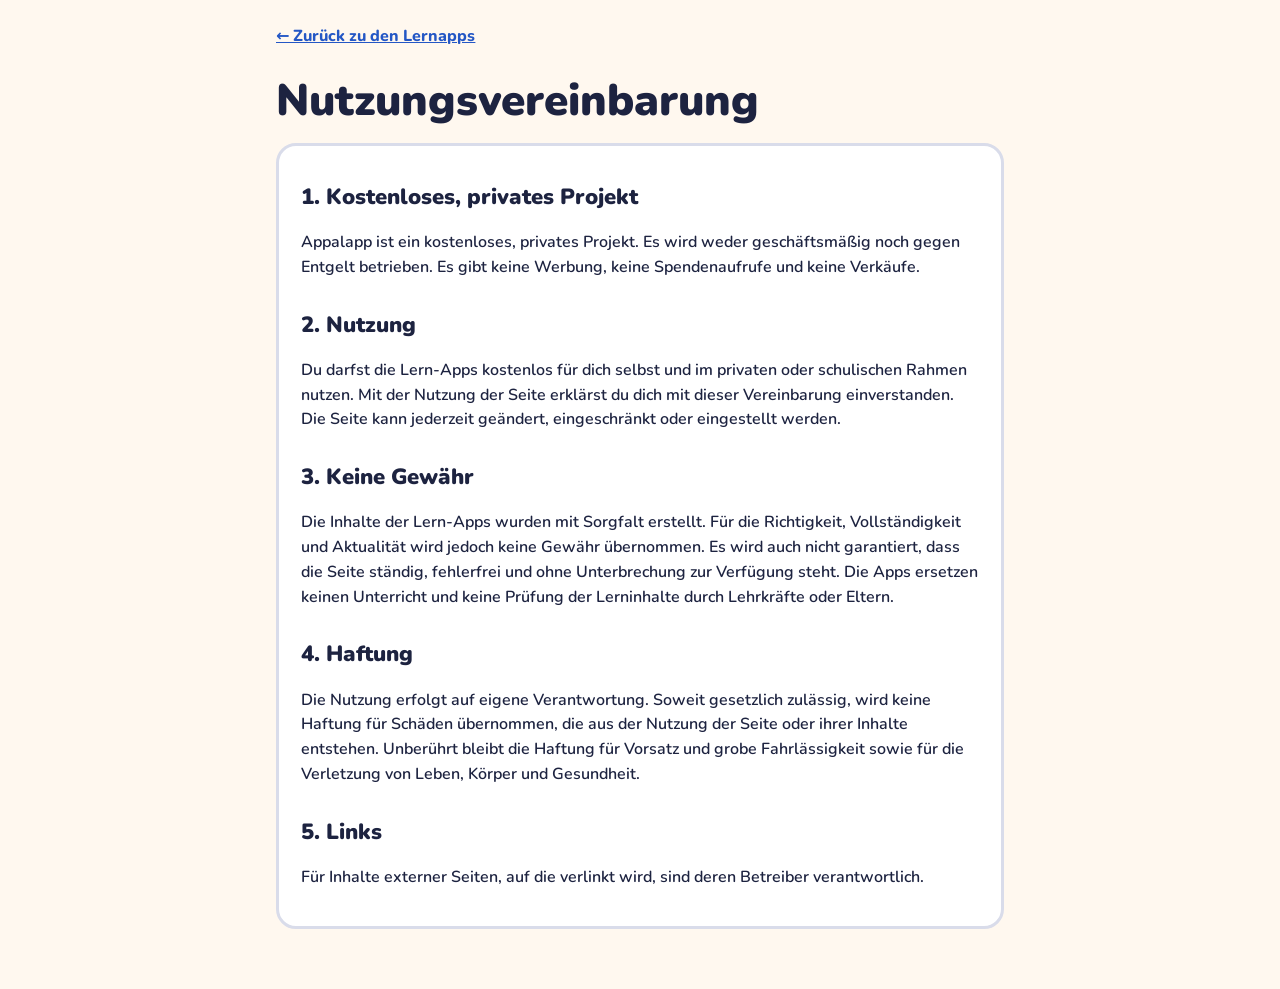
<file: nutzungsvereinbarung.html>
<!DOCTYPE html>
<html lang="de">
<head>
    <meta charset="utf-8">
    <meta name="viewport" content="width=device-width, initial-scale=1">
    <title>Nutzungsvereinbarung – Appalapp</title>
    <meta name="robots" content="noindex">
    <link rel="icon" type="image/svg+xml" href="logo.svg">
    <link rel="stylesheet" href="fonts/fonts.css">
    <style>
        :root {
            --ink: #1d2340;
            --muted: #5b6180;
            --bg: #fff8ef;
            --line: #d9dcea;
            --blue: #2457c5
        }

        * {
            box-sizing: border-box
        }

        body {
            margin: 0;
            background: var(--bg);
            color: var(--ink);
            font-family: Nunito, system-ui, -apple-system, sans-serif;
            line-height: 1.55
        }

        .wrap {
            max-width: 760px;
            margin: 0 auto;
            padding: 24px 16px 60px
        }

        a {
            color: var(--blue);
            font-weight: 800
        }

        h1 {
            font-size: clamp(30px, 6vw, 44px);
            font-weight: 900;
            margin: 18px 0 8px
        }

        h2 {
            font-size: 22px;
            font-weight: 900;
            margin: 28px 0 6px
        }

        p, li {
            font-weight: 600
        }

        .card {
            background: #fff;
            border: 3px solid var(--line);
            border-radius: 20px;
            padding: 6px 22px 20px
        }

        .todo {
            background: #fff3cd;
            border-radius: 6px;
            padding: 0 5px;
            font-weight: 800
        }

        .note {
            background: #eef3ff;
            border: 2px solid #c9d6f5;
            border-radius: 14px;
            padding: 10px 14px;
            font-weight: 700;
            margin: 14px 0
        }
    </style>
</head>
<body>
<div class="wrap">
    <a href="index.html">← Zurück zu den Lernapps</a>
    <h1>Nutzungsvereinbarung</h1>
    <div class="card">
        <h2>1. Kostenloses, privates Projekt</h2>
        <p>Appalapp ist ein kostenloses, privates Projekt. Es wird weder geschäftsmäßig noch gegen Entgelt betrieben. Es
            gibt keine Werbung, keine Spendenaufrufe und keine Verkäufe.</p>

        <h2>2. Nutzung</h2>
        <p>Du darfst die Lern-Apps kostenlos für dich selbst und im privaten oder schulischen Rahmen nutzen. Mit der
            Nutzung der Seite erklärst du dich mit dieser Vereinbarung einverstanden. Die Seite kann jederzeit geändert,
            eingeschränkt oder eingestellt werden.</p>

        <h2>3. Keine Gewähr</h2>
        <p>Die Inhalte der Lern-Apps wurden mit Sorgfalt erstellt. Für die Richtigkeit, Vollständigkeit und Aktualität
            wird jedoch keine Gewähr übernommen. Es wird auch nicht garantiert, dass die Seite ständig, fehlerfrei und
            ohne Unterbrechung zur Verfügung steht. Die Apps ersetzen keinen Unterricht und keine Prüfung der
            Lerninhalte durch Lehrkräfte oder Eltern.</p>

        <h2>4. Haftung</h2>
        <p>Die Nutzung erfolgt auf eigene Verantwortung. Soweit gesetzlich zulässig, wird keine Haftung für Schäden
            übernommen, die aus der Nutzung der Seite oder ihrer Inhalte entstehen. Unberührt bleibt die Haftung für
            Vorsatz und grobe Fahrlässigkeit sowie für die Verletzung von Leben, Körper und Gesundheit.</p>

        <h2>5. Links</h2>
        <p>Für Inhalte externer Seiten, auf die verlinkt wird, sind deren Betreiber verantwortlich.</p>

    </div>
</div>
</body>
</html>
</file>
<file: fonts/fonts.css>
/* Automatisch erzeugt von scripts/fetch-fonts.mjs – nicht von Hand bearbeiten. */
/* latin-ext */
@font-face {
  font-family: 'Nunito';
  font-style: normal;
  font-weight: 500 900;
  font-display: swap;
  src: url(nunito-500-900-latin-ext.woff2) format('woff2');
  unicode-range: U+0100-02BA, U+02BD-02C5, U+02C7-02CC, U+02CE-02D7, U+02DD-02FF, U+0304, U+0308, U+0329, U+1D00-1DBF, U+1E00-1E9F, U+1EF2-1EFF, U+2020, U+20A0-20AB, U+20AD-20C4, U+2113, U+2C60-2C7F, U+A720-A7FF;
}
/* latin */
@font-face {
  font-family: 'Nunito';
  font-style: normal;
  font-weight: 500 900;
  font-display: swap;
  src: url(nunito-500-900-latin.woff2) format('woff2');
  unicode-range: U+0000-00FF, U+0131, U+0152-0153, U+02BB-02BC, U+02C6, U+02DA, U+02DC, U+0304, U+0308, U+0329, U+2000-206F, U+20AC, U+2122, U+2191, U+2193, U+2212, U+2215, U+FEFF, U+FFFD;
}
/* latin-ext */
@font-face {
  font-family: 'Fredoka';
  font-style: normal;
  font-weight: 500 700;
  font-stretch: 100%;
  font-display: swap;
  src: url(fredoka-500-700-latin-ext.woff2) format('woff2');
  unicode-range: U+0100-02BA, U+02BD-02C5, U+02C7-02CC, U+02CE-02D7, U+02DD-02FF, U+0304, U+0308, U+0329, U+1D00-1DBF, U+1E00-1E9F, U+1EF2-1EFF, U+2020, U+20A0-20AB, U+20AD-20C4, U+2113, U+2C60-2C7F, U+A720-A7FF;
}
/* latin */
@font-face {
  font-family: 'Fredoka';
  font-style: normal;
  font-weight: 500 700;
  font-stretch: 100%;
  font-display: swap;
  src: url(fredoka-500-700-latin.woff2) format('woff2');
  unicode-range: U+0000-00FF, U+0131, U+0152-0153, U+02BB-02BC, U+02C6, U+02DA, U+02DC, U+0304, U+0308, U+0329, U+2000-206F, U+20AC, U+2122, U+2191, U+2193, U+2212, U+2215, U+FEFF, U+FFFD;
}
/* latin-ext */
@font-face {
  font-family: 'Lilita One';
  font-style: normal;
  font-weight: 400;
  font-display: swap;
  src: url(lilita-one-400-latin-ext.woff2) format('woff2');
  unicode-range: U+0100-02BA, U+02BD-02C5, U+02C7-02CC, U+02CE-02D7, U+02DD-02FF, U+0304, U+0308, U+0329, U+1D00-1DBF, U+1E00-1E9F, U+1EF2-1EFF, U+2020, U+20A0-20AB, U+20AD-20C4, U+2113, U+2C60-2C7F, U+A720-A7FF;
}
/* latin */
@font-face {
  font-family: 'Lilita One';
  font-style: normal;
  font-weight: 400;
  font-display: swap;
  src: url(lilita-one-400-latin.woff2) format('woff2');
  unicode-range: U+0000-00FF, U+0131, U+0152-0153, U+02BB-02BC, U+02C6, U+02DA, U+02DC, U+0304, U+0308, U+0329, U+2000-206F, U+20AC, U+2122, U+2191, U+2193, U+2212, U+2215, U+FEFF, U+FFFD;
}
/* latin-ext */
@font-face {
  font-family: 'Kalam';
  font-style: normal;
  font-weight: 400;
  font-display: swap;
  src: url(kalam-400-latin-ext.woff2) format('woff2');
  unicode-range: U+0100-02BA, U+02BD-02C5, U+02C7-02CC, U+02CE-02D7, U+02DD-02FF, U+0304, U+0308, U+0329, U+1D00-1DBF, U+1E00-1E9F, U+1EF2-1EFF, U+2020, U+20A0-20AB, U+20AD-20C4, U+2113, U+2C60-2C7F, U+A720-A7FF;
}
/* latin */
@font-face {
  font-family: 'Kalam';
  font-style: normal;
  font-weight: 400;
  font-display: swap;
  src: url(kalam-400-latin.woff2) format('woff2');
  unicode-range: U+0000-00FF, U+0131, U+0152-0153, U+02BB-02BC, U+02C6, U+02DA, U+02DC, U+0304, U+0308, U+0329, U+2000-206F, U+20AC, U+2122, U+2191, U+2193, U+2212, U+2215, U+FEFF, U+FFFD;
}
/* latin-ext */
@font-face {
  font-family: 'Kalam';
  font-style: normal;
  font-weight: 700;
  font-display: swap;
  src: url(kalam-700-latin-ext.woff2) format('woff2');
  unicode-range: U+0100-02BA, U+02BD-02C5, U+02C7-02CC, U+02CE-02D7, U+02DD-02FF, U+0304, U+0308, U+0329, U+1D00-1DBF, U+1E00-1E9F, U+1EF2-1EFF, U+2020, U+20A0-20AB, U+20AD-20C4, U+2113, U+2C60-2C7F, U+A720-A7FF;
}
/* latin */
@font-face {
  font-family: 'Kalam';
  font-style: normal;
  font-weight: 700;
  font-display: swap;
  src: url(kalam-700-latin.woff2) format('woff2');
  unicode-range: U+0000-00FF, U+0131, U+0152-0153, U+02BB-02BC, U+02C6, U+02DA, U+02DC, U+0304, U+0308, U+0329, U+2000-206F, U+20AC, U+2122, U+2191, U+2193, U+2212, U+2215, U+FEFF, U+FFFD;
}
/* latin-ext */
@font-face {
  font-family: 'Atkinson Hyperlegible';
  font-style: normal;
  font-weight: 400;
  font-display: swap;
  src: url(atkinson-hyperlegible-400-latin-ext.woff2) format('woff2');
  unicode-range: U+0100-02BA, U+02BD-02C5, U+02C7-02CC, U+02CE-02D7, U+02DD-02FF, U+0304, U+0308, U+0329, U+1D00-1DBF, U+1E00-1E9F, U+1EF2-1EFF, U+2020, U+20A0-20AB, U+20AD-20C4, U+2113, U+2C60-2C7F, U+A720-A7FF;
}
/* latin */
@font-face {
  font-family: 'Atkinson Hyperlegible';
  font-style: normal;
  font-weight: 400;
  font-display: swap;
  src: url(atkinson-hyperlegible-400-latin.woff2) format('woff2');
  unicode-range: U+0000-00FF, U+0131, U+0152-0153, U+02BB-02BC, U+02C6, U+02DA, U+02DC, U+0304, U+0308, U+0329, U+2000-206F, U+20AC, U+2122, U+2191, U+2193, U+2212, U+2215, U+FEFF, U+FFFD;
}
/* latin-ext */
@font-face {
  font-family: 'Atkinson Hyperlegible';
  font-style: normal;
  font-weight: 700;
  font-display: swap;
  src: url(atkinson-hyperlegible-700-latin-ext.woff2) format('woff2');
  unicode-range: U+0100-02BA, U+02BD-02C5, U+02C7-02CC, U+02CE-02D7, U+02DD-02FF, U+0304, U+0308, U+0329, U+1D00-1DBF, U+1E00-1E9F, U+1EF2-1EFF, U+2020, U+20A0-20AB, U+20AD-20C4, U+2113, U+2C60-2C7F, U+A720-A7FF;
}
/* latin */
@font-face {
  font-family: 'Atkinson Hyperlegible';
  font-style: normal;
  font-weight: 700;
  font-display: swap;
  src: url(atkinson-hyperlegible-700-latin.woff2) format('woff2');
  unicode-range: U+0000-00FF, U+0131, U+0152-0153, U+02BB-02BC, U+02C6, U+02DA, U+02DC, U+0304, U+0308, U+0329, U+2000-206F, U+20AC, U+2122, U+2191, U+2193, U+2212, U+2215, U+FEFF, U+FFFD;
}
</file>
